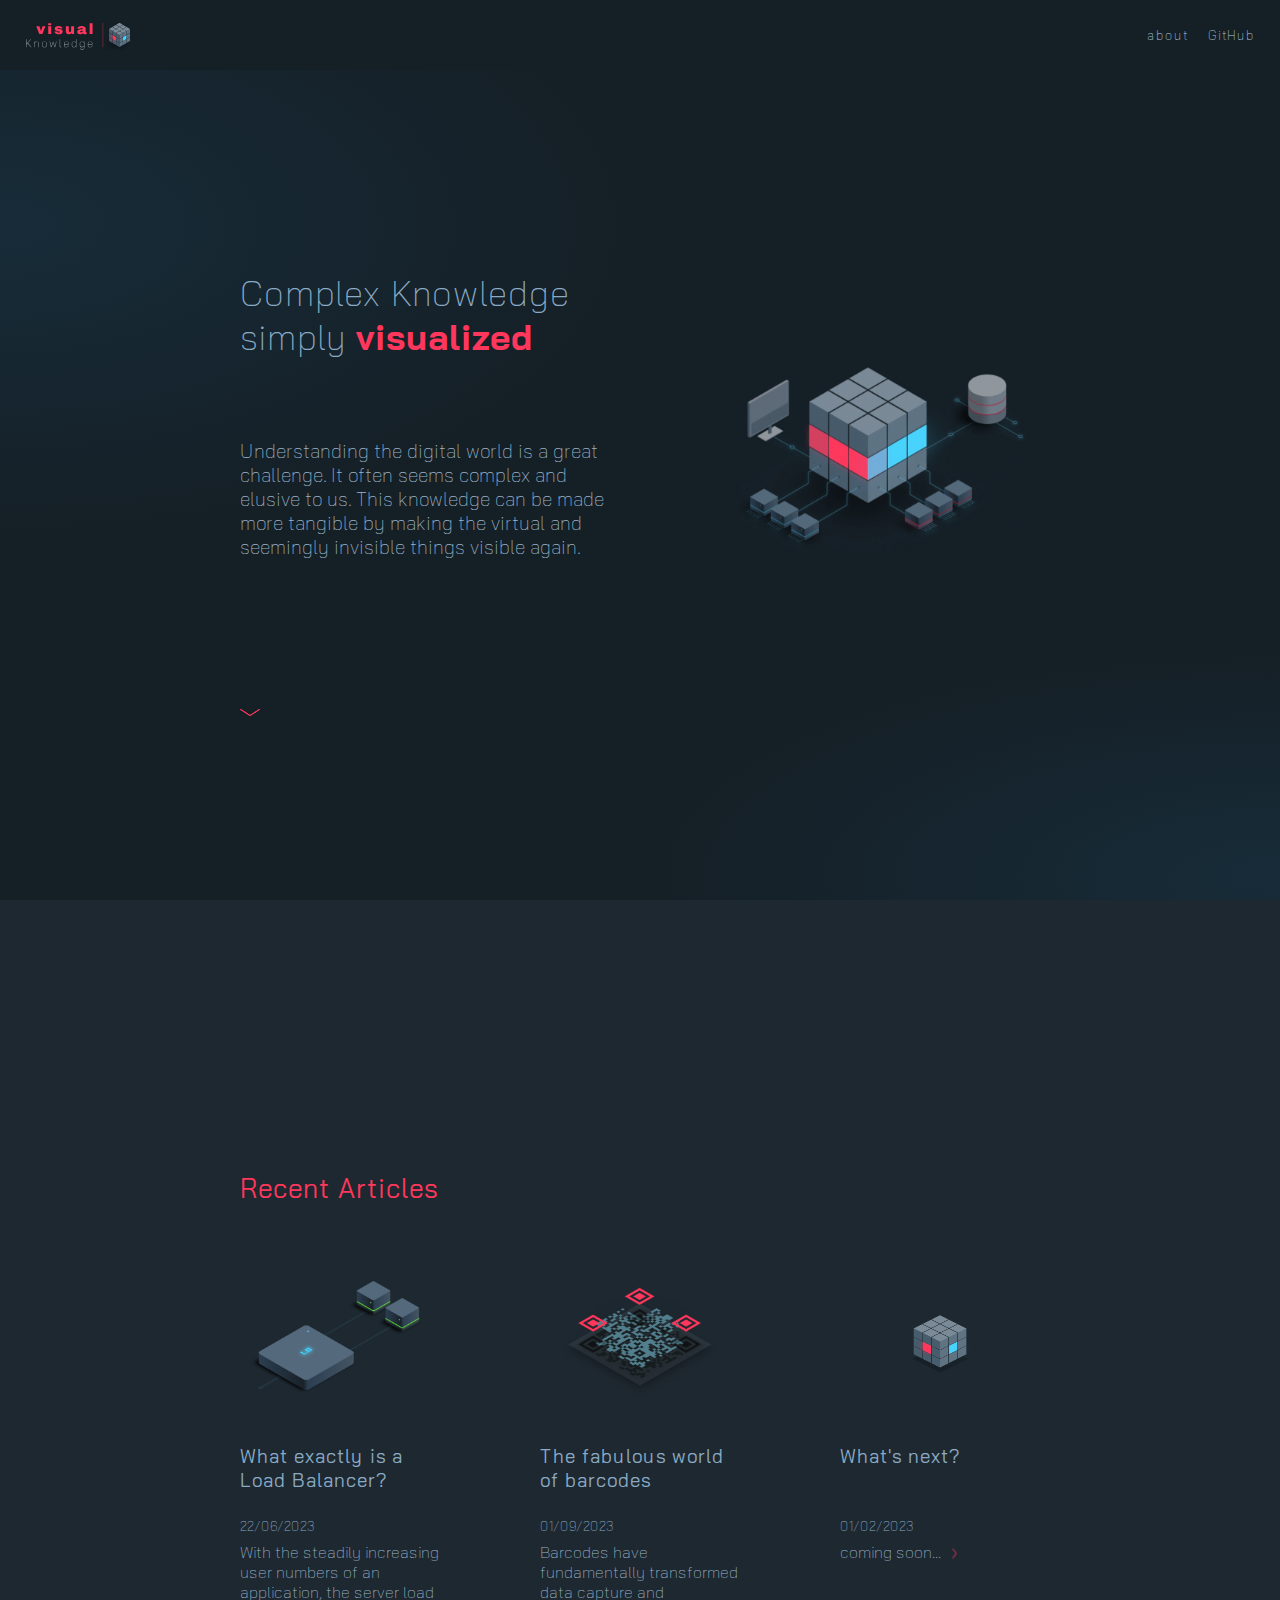
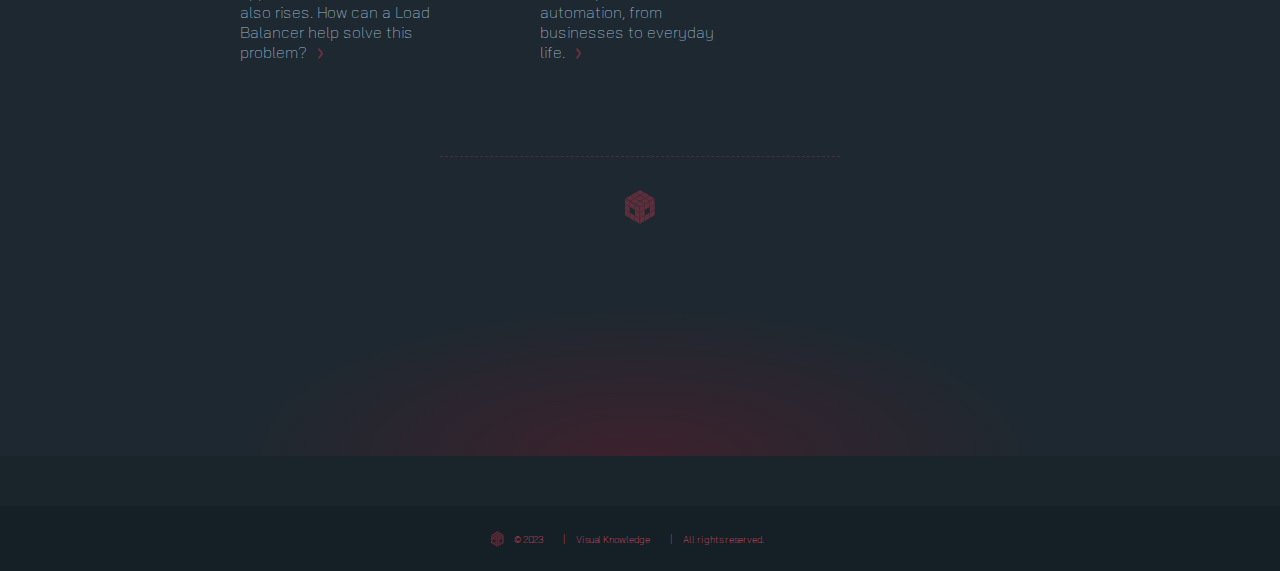
<file: src/index.html>
<!DOCTYPE html>
<html lang="en">
    <head>
        <meta charset="UTF-8">
        <meta name="viewport" content="width=device-width,initial-scale=1">
        <title>Visual Knowledge</title>
        <link rel="icon" href="assets/img/favicon.png">
        <link rel="preconnect" href="https://fonts.googleapis.com">
        <link rel="preconnect" href="https://fonts.gstatic.com" crossorigin>
        <link href="https://fonts.googleapis.com/css2?family=Bai+Jamjuree:ital,wght@0,200;0,300;0,700;1,200&family=Jura:wght@300;400;700&display=swap" rel="stylesheet">       
        <link rel="stylesheet" href="assets/css/style.article.css">
    </head>
    <body>
        <nav>
            <div class="container">
                <a href="/"><img src="assets/img/logo.new.svg" alt="visual knowledge"/></a>
                <ul>
                    <li><a  href="about">about</a></li>
                    <li><a  href="https://github.com/thecodemonkey/visual-knowledge">GitHub</a></li>
                </ul>
                <div class="burger" onclick="toggleSidebar()">&#9776;</div>
            </div>
        </nav>
        <header class="hdr">
            <div class="container">
                <div class="header-text">
                    <h1 class="home">Complex Knowledge <br/> simply <span>visualized</span></h1>
                    <p>Understanding the digital world is a great challenge. It often seems complex and elusive to us. 
                        This knowledge can be made more tangible by making the virtual and seemingly invisible things visible again.</p>
                    <div class="btn arrow-down" onclick="scrollToStart()"></div>
                </div>
                <div class="header-image">                  
                    <!-- <video src="assets/img/cube-home.mp4" autoplay loop muted title="cube of visual knowledge"></video> -->

                    <img src="assets/img/cube-home.gif" alt="cube of visual knowledge"/>
                </div>
            </div>
            <div class="bg-light-blue"></div>
            <div class="bg-light-red"></div>                        
        </header>
        <section class="content">
            <div class="container" style="padding-top: 150px;">

                <a id="start" class="anch" style="top: -50px;">&nbsp;</a>
                <h2 class="primary">Recent Articles</h2>

                <div class="cards-container">
                    <div class="card">
                        <div class="card-img">
                            <!-- <video src="assets/img/cube-light.mp4" autoplay loop muted title="cube of visual knowledge"></video> -->
                            <img src="load-balancer/lb-cover-thumbnail.png" alt="load balancer"/>
                        </div>
                        <div class="card-content">
                            <h3>What exactly is a Load Balancer?</h3>
                            <span>22/06/2023</span>
                            <p>With the steadily increasing user numbers of an application, the server load also rises. How can a Load Balancer help solve this problem?
                                <a href="load-balancer/" class="btn-right"></a>
                            </p>
                            <!-- <div class="tags">
                                <span class="chip">failover</span>
                                <span class="chip">cluster</span>
                                <span class="chip">healthcheck</span>
                                <span class="chip">network</span>
                            </div> -->
                        </div>
                    </div>
                    
                    <div class="card">
                        <div class="card-img">
                            <img src="barcodes/bc-cover.png" />
                        </div>
                        <div class="card-content">
                            <h3>The fabulous world of barcodes</h3>
                            <span>01/09/2023</span>
                            <p>                                
                                Barcodes have fundamentally transformed data capture and automation, from businesses to everyday life.
                                <a href="barcodes/" class="btn-right"></a>
                            </p>
                        </div>                        
                    </div>
                    <div class="card">
                        <div class="card-img">
                            <img src="assets/img/cube.default.png" />
                        </div>
                        <div class="card-content">
                            <h3>What's next?</h3>
                            <span>01/02/2023</span>
                            <p>                                
                                coming soon...
                                <a href="#readmore" class="btn-right"></a>
                            </p>

                            <!-- <div class="tags">
                                <span class="chip">healthcheck</span>
                                <span class="chip">network</span>
                            </div>                             -->
                        </div>                        
                    </div>
                </div>
               


                <div class="cube"></div>
                <div class="btn top" onclick="scrollToTop()"></div>
                <div class="bg-light-bottom"></div>
            </div>
            
        </section>
        <footer>
            <div class="container">
                <!--
                <div class="links">
                    <ul>
                        <li><a href="#">Kontakt</a></li>
                        <li><a href="#">Impressum</a></li>
                        <li><a href="#">AGB's</a></li>
                        <li><a href="#">Diverses</a></li>
                    </ul>
                    <ul>
                        <li><a href="#">Kontakt</a></li>
                        <li><a href="#">Impressum</a></li>
                        <li><a href="#">AGB's</a></li>
                        <li><a href="#">Diverses</a></li>
                    </ul>
                    <ul>
                        <li><a href="#">Kontakt</a></li>
                        <li><a href="#">Impressum</a></li>
                        <li><a href="#">AGB's</a></li>
                        <li><a href="#">Diverses</a></li>
                    </ul>
                    <ul>
                        <li><a href="#">Kontakt</a></li>
                        <li><a href="#">Impressum</a></li>
                        <li><a href="#">AGB's</a></li>
                        <li><a href="#">Diverses</a></li>
                    </ul>                
                </div>
                -->
            </div>                
            <div class="credits">
                <!-- <img src="assets/img/logo.red.new.svg" height="24px" alt="visual knowledge logo"/> -->
                <img src="assets/img/cube.red.svg" height="25px"/>
                <span>© 2023</span>
                <span>Visual Knowledge</span>
                <span>All rights reserved.</span>
            </div>
        </footer>
        
        <div class="sidebar">
            <ul class="mobile-only">
                <li><a href="about/">About</a></li>
                <li><a href="https://github.com/thecodemonkey/visual-knowledge" onclick="toggleSidebar()">GitHub</a></li>
            </ul>
        </div>
        <script src="assets/libs/lazyload/lazyload.min.js"></script>
        <script src="assets/libs/glightbox/js/glightbox.min.js"></script>
        <script src="assets/js/script.article.js"></script>

    </body>
</html>
</file>
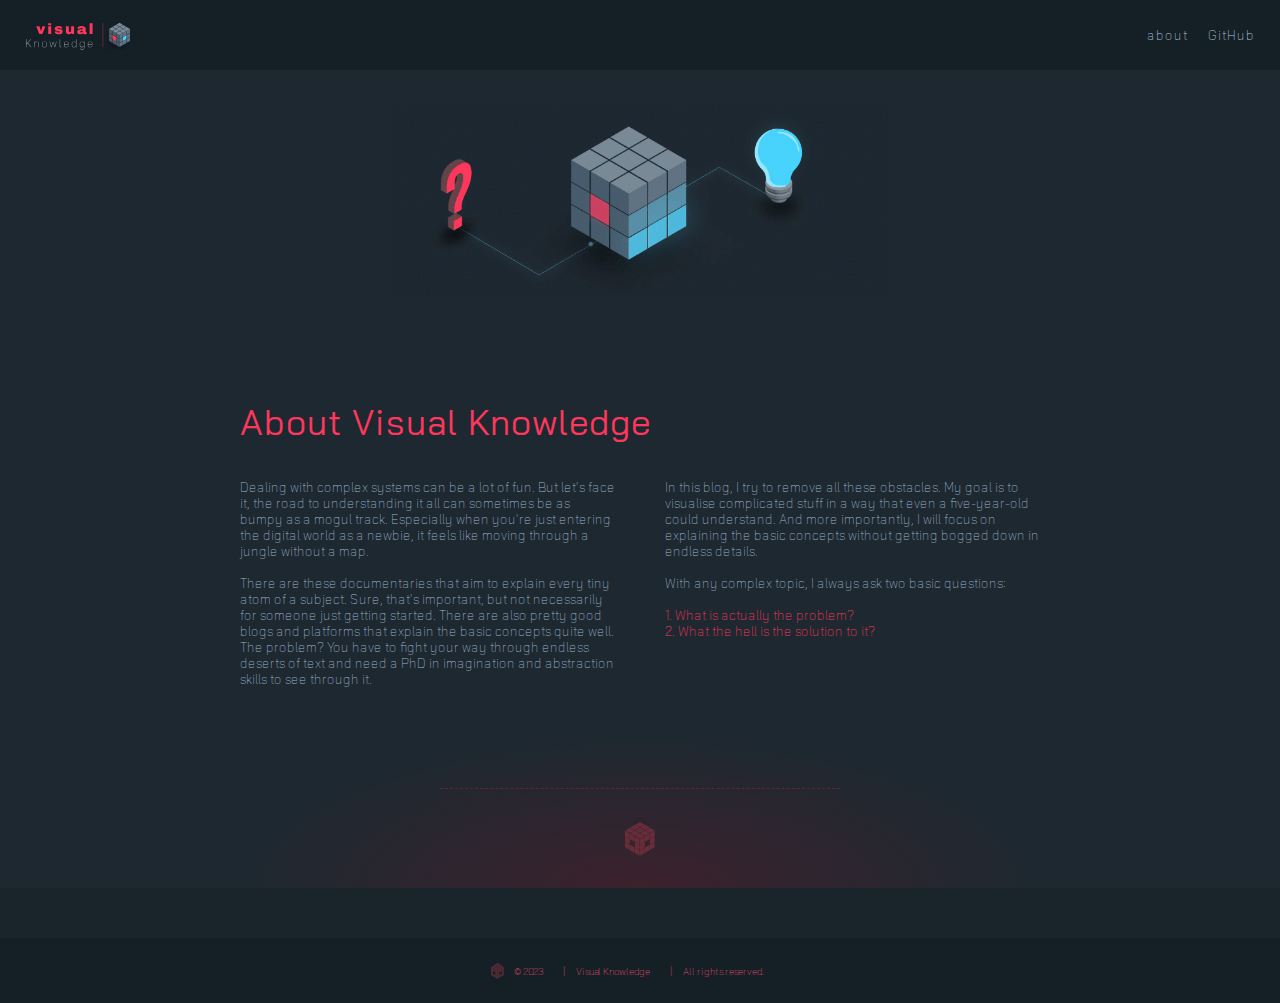
<file: src/about/index.html>
<!DOCTYPE html>
<html lang="en">
    <head>
        <meta charset="UTF-8">
        <meta name="viewport" content="width=device-width,initial-scale=1">
        <title>About Visual Knowledge</title>
        <link rel="icon" href="../assets/img/favicon.png">
        <link rel="preconnect" href="https://fonts.googleapis.com">
        <link rel="preconnect" href="https://fonts.gstatic.com" crossorigin>
        <link href="https://fonts.googleapis.com/css2?family=Bai+Jamjuree:ital,wght@0,200;0,300;0,700;1,200&family=Jura:wght@300;400;700&display=swap" rel="stylesheet">       
        <link rel="stylesheet" href="../assets/css/style.article.css">
        <link rel="stylesheet" href="../assets/libs/glightbox/css/glightbox.min.css" />
    </head>
    <body>
        <nav>
            <div class="container">
                <a href="/"><img src="../assets/img/logo.new.svg" alt="visual knowledge"/></a>
                <ul>
                    <li><a  href="#">about</a></li>
                    <li><a  href="#">GitHub</a></li>
                </ul>
                <div class="burger" onclick="toggleSidebar()">&#9776;</div>
            </div>
        </nav>
        <section class="content">
            <div class="container" style="min-height: calc(100vh - 115px); padding-bottom: 0; justify-content: center;">
                
                <img src="cube-about.gif" class="header-sub" />
                
                <!-- <div style="position: relative; display: flex; flex-direction: column; align-items: stretch; align-self: center; margin-top: 50px; margin-bottom: 100px;">
                    <div style="position: absolute; z-index: 1; box-shadow: inset 0 0 15px 30px #1E2830; width: 100%; height: 100%; border: 10px solid #1E2830;"></div>
                    <video src="../assets/img/cube-light.mp4" autoplay loop muted title="cube of visual knowledge" style="max-width: 100vw; max-height: 300px; "></video>
                </div> -->

                <h1 class="primary">About Visual Knowledge</h1>
                <div class="multi-p smaller">                   
                    <p>
                        Dealing with complex systems can be a lot of fun. But let's face it, the road to understanding it all can sometimes be as bumpy as a mogul track. Especially when you're just entering the digital world as a newbie, it feels like moving through a jungle without a map.
                        <br/><br/>
                        There are these documentaries that aim to explain every tiny atom of a subject. Sure, that's important, but not necessarily for someone just getting started. There are also pretty good blogs and platforms that explain the basic concepts quite well. The problem? You have to fight your way through endless deserts of text and need a PhD in imagination and abstraction skills to see through it.
                    </p>
                    <p>
                        In this blog, I try to remove all these obstacles. My goal is to visualise complicated stuff in a way that even a five-year-old could understand. And more importantly, I will focus on explaining the basic concepts without getting bogged down in endless details.
                        <br/><br/>
                        With any complex topic, I always ask two basic questions:
                        <br/><br/>
                        <span style="color: #FF375C;">1. What is actually the problem?</span><br/>
                        <span style="color: #FF375C;">2. What the hell is the solution to it?</span><br/>
                    </p>
                </div>

                <div class="cube"></div>



                <div class="btn top" onclick="scrollToTop()"></div>
                <div class="bg-light-bottom"></div>
            </div>
            
        </section>
        <footer>
            <div class="container">
                <!--
                <div class="links">
                    <ul>
                        <li><a href="#">Kontakt</a></li>
                        <li><a href="#">Impressum</a></li>
                        <li><a href="#">AGB's</a></li>
                        <li><a href="#">Diverses</a></li>
                    </ul>
                    <ul>
                        <li><a href="#">Kontakt</a></li>
                        <li><a href="#">Impressum</a></li>
                        <li><a href="#">AGB's</a></li>
                        <li><a href="#">Diverses</a></li>
                    </ul>
                    <ul>
                        <li><a href="#">Kontakt</a></li>
                        <li><a href="#">Impressum</a></li>
                        <li><a href="#">AGB's</a></li>
                        <li><a href="#">Diverses</a></li>
                    </ul>
                    <ul>
                        <li><a href="#">Kontakt</a></li>
                        <li><a href="#">Impressum</a></li>
                        <li><a href="#">AGB's</a></li>
                        <li><a href="#">Diverses</a></li>
                    </ul>                
                </div>
                -->
            </div>                
            <div class="credits">
                <!-- <img src="../assets/img/logo.red.svg" height="24px" alt="visual knowledge logo"/> -->
                
                <img src="../assets/img/cube.red.svg" height="25px"/>
                <span>© 2023</span>
                <span>Visual Knowledge</span>
                <span>All rights reserved.</span>
                
            </div>
        </footer>

        <div class="sidebar">
            <ul class="mobile-only">
                <li><a href="/">home</a></li>
                <li><a href="https://github.com/thecodemonkey/visual-knowledge" onclick="toggleSidebar()">GitHub</a></li>
            </ul>
        </div>        

        <!-- <div class="lightbox-container"></div> -->
        <script src="../assets/libs/lazyload/lazyload.min.js"></script>
        <script src="../assets/libs/glightbox/js/glightbox.min.js"></script>
        <script src="../assets/js/script.article.js"></script>

    </body>
</html>
</file>
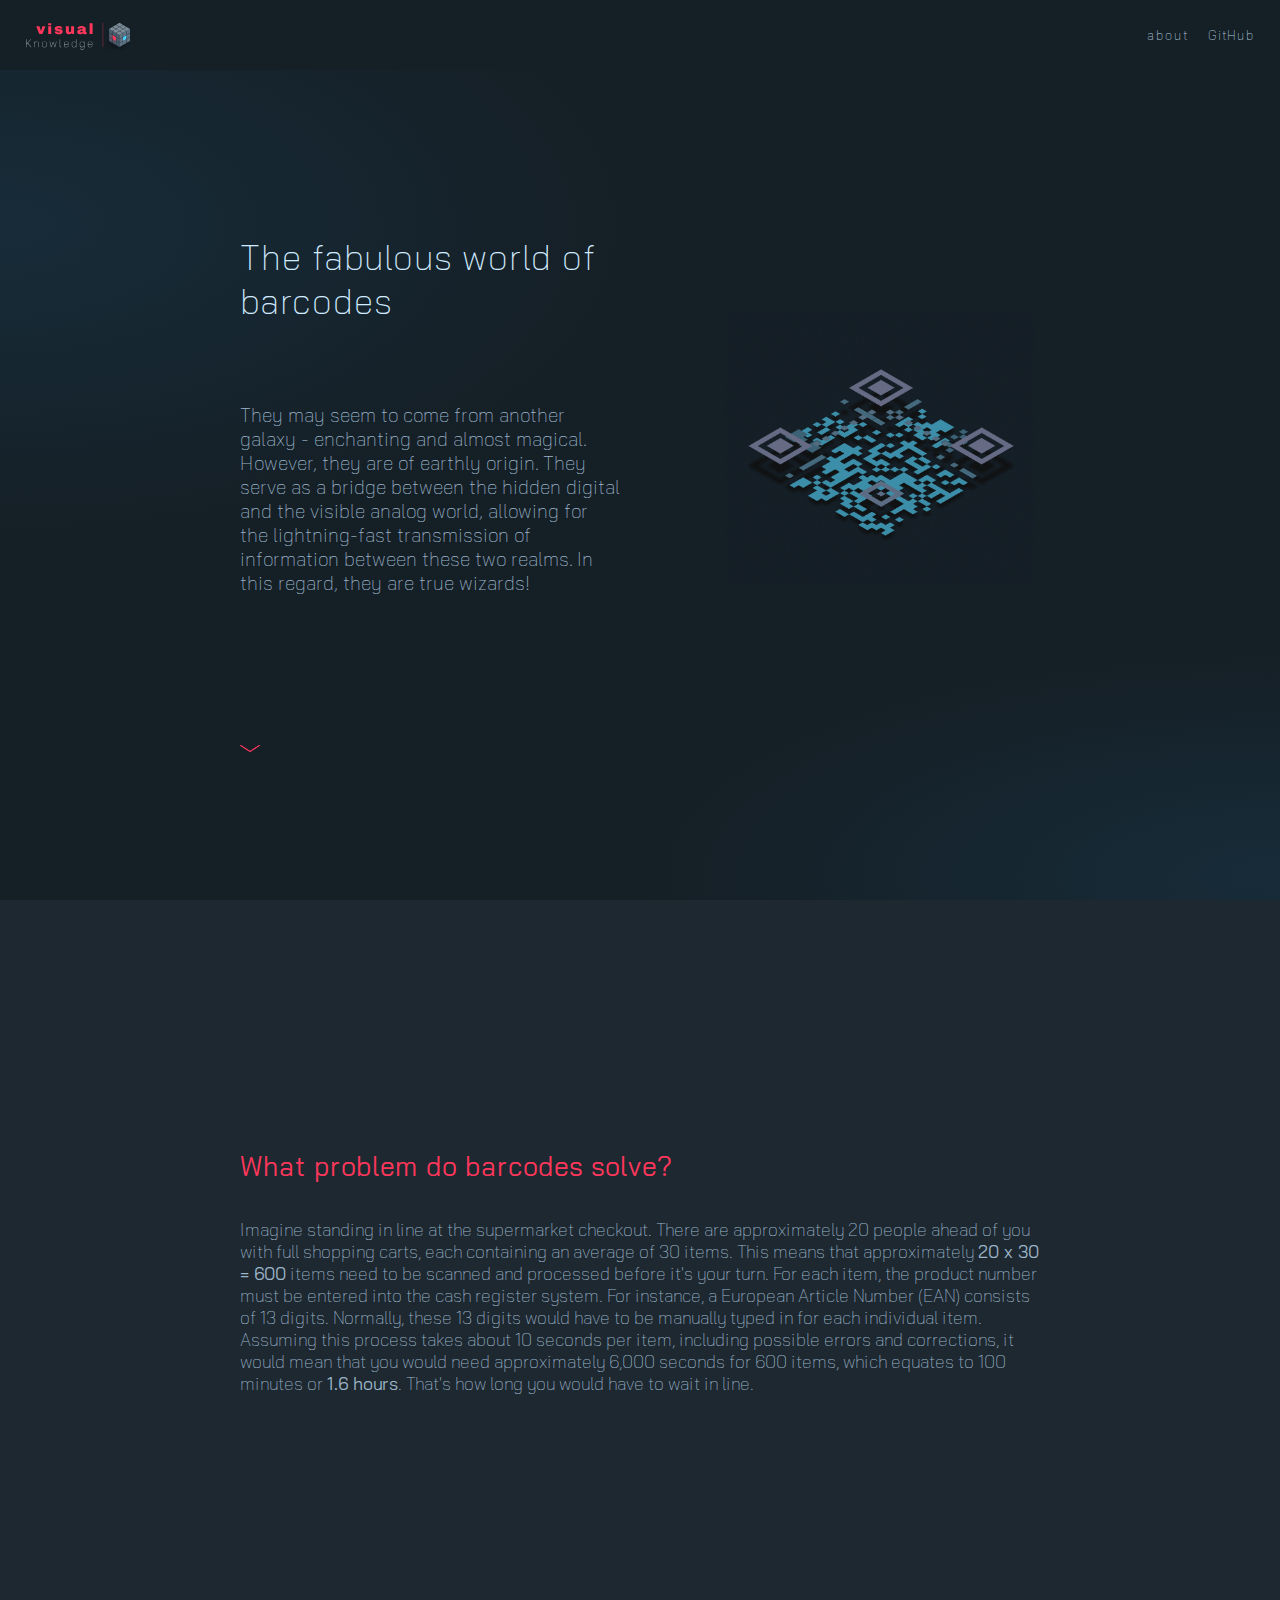
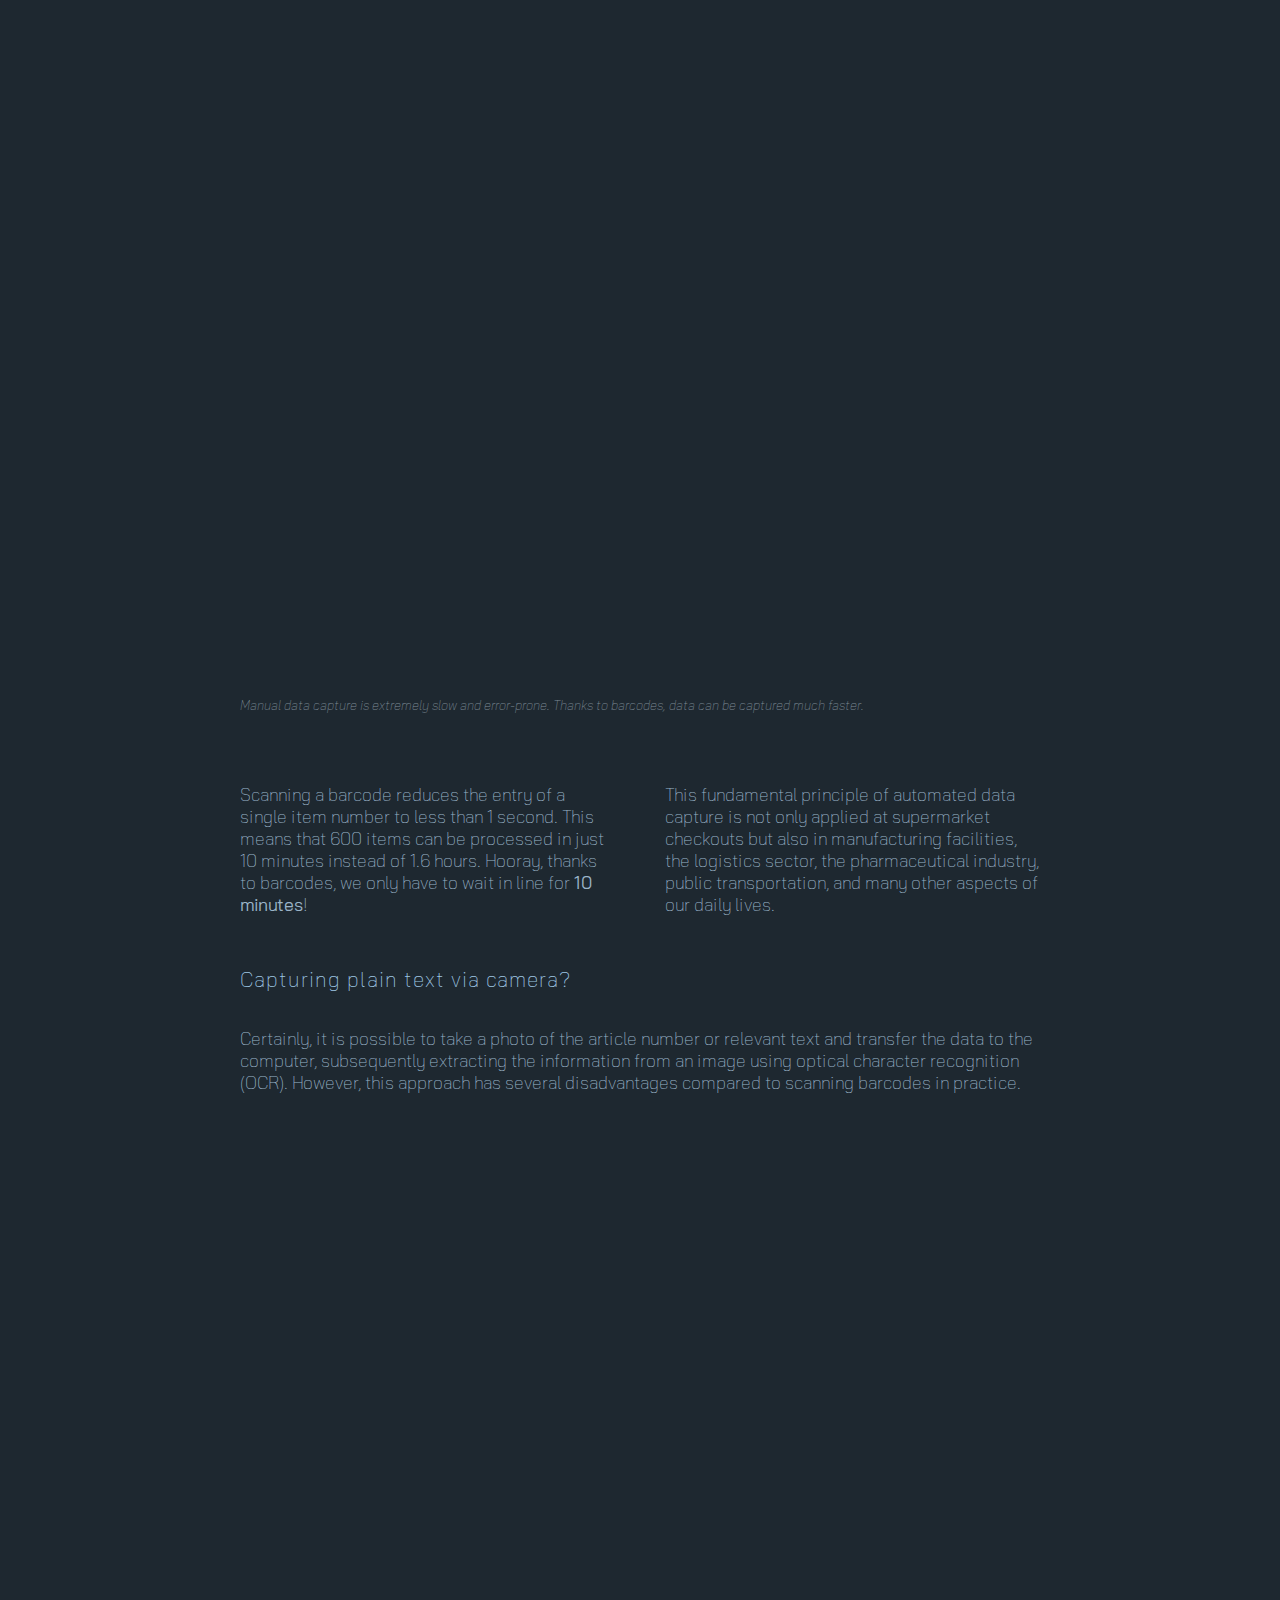
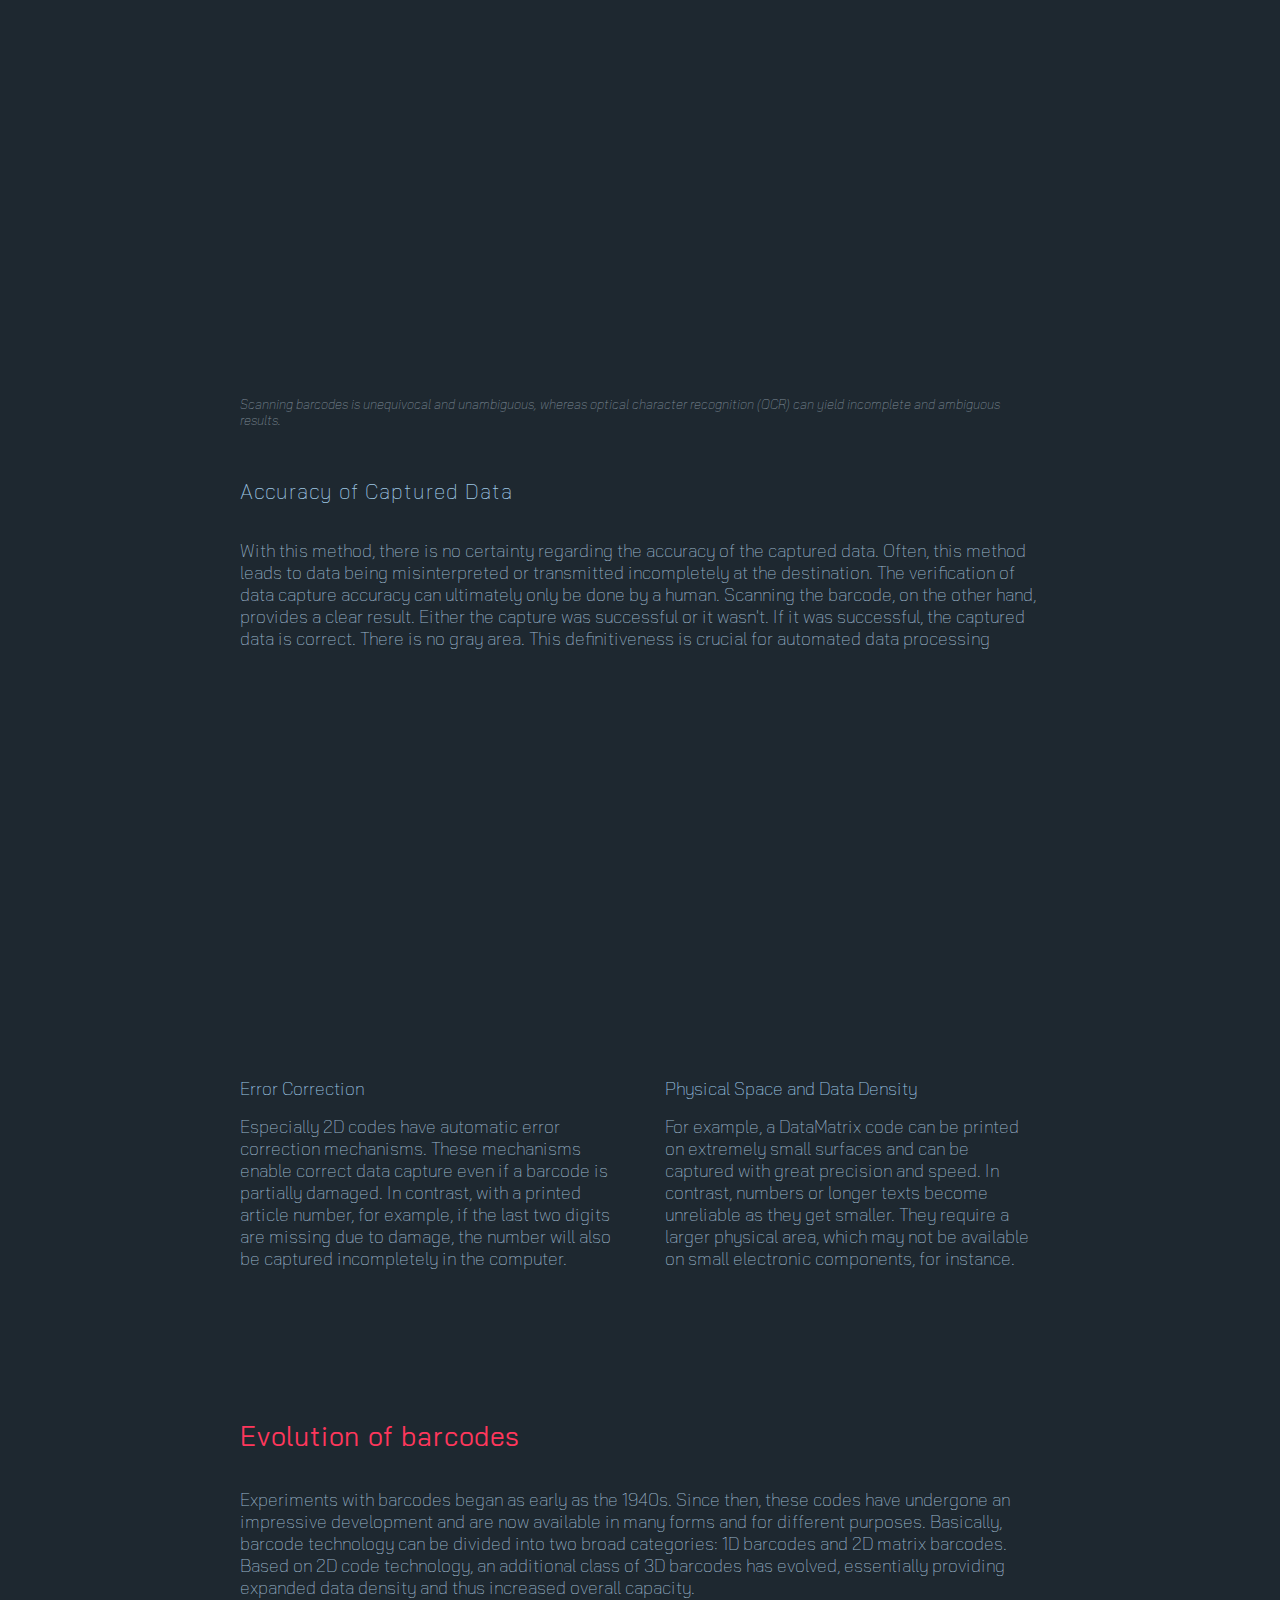
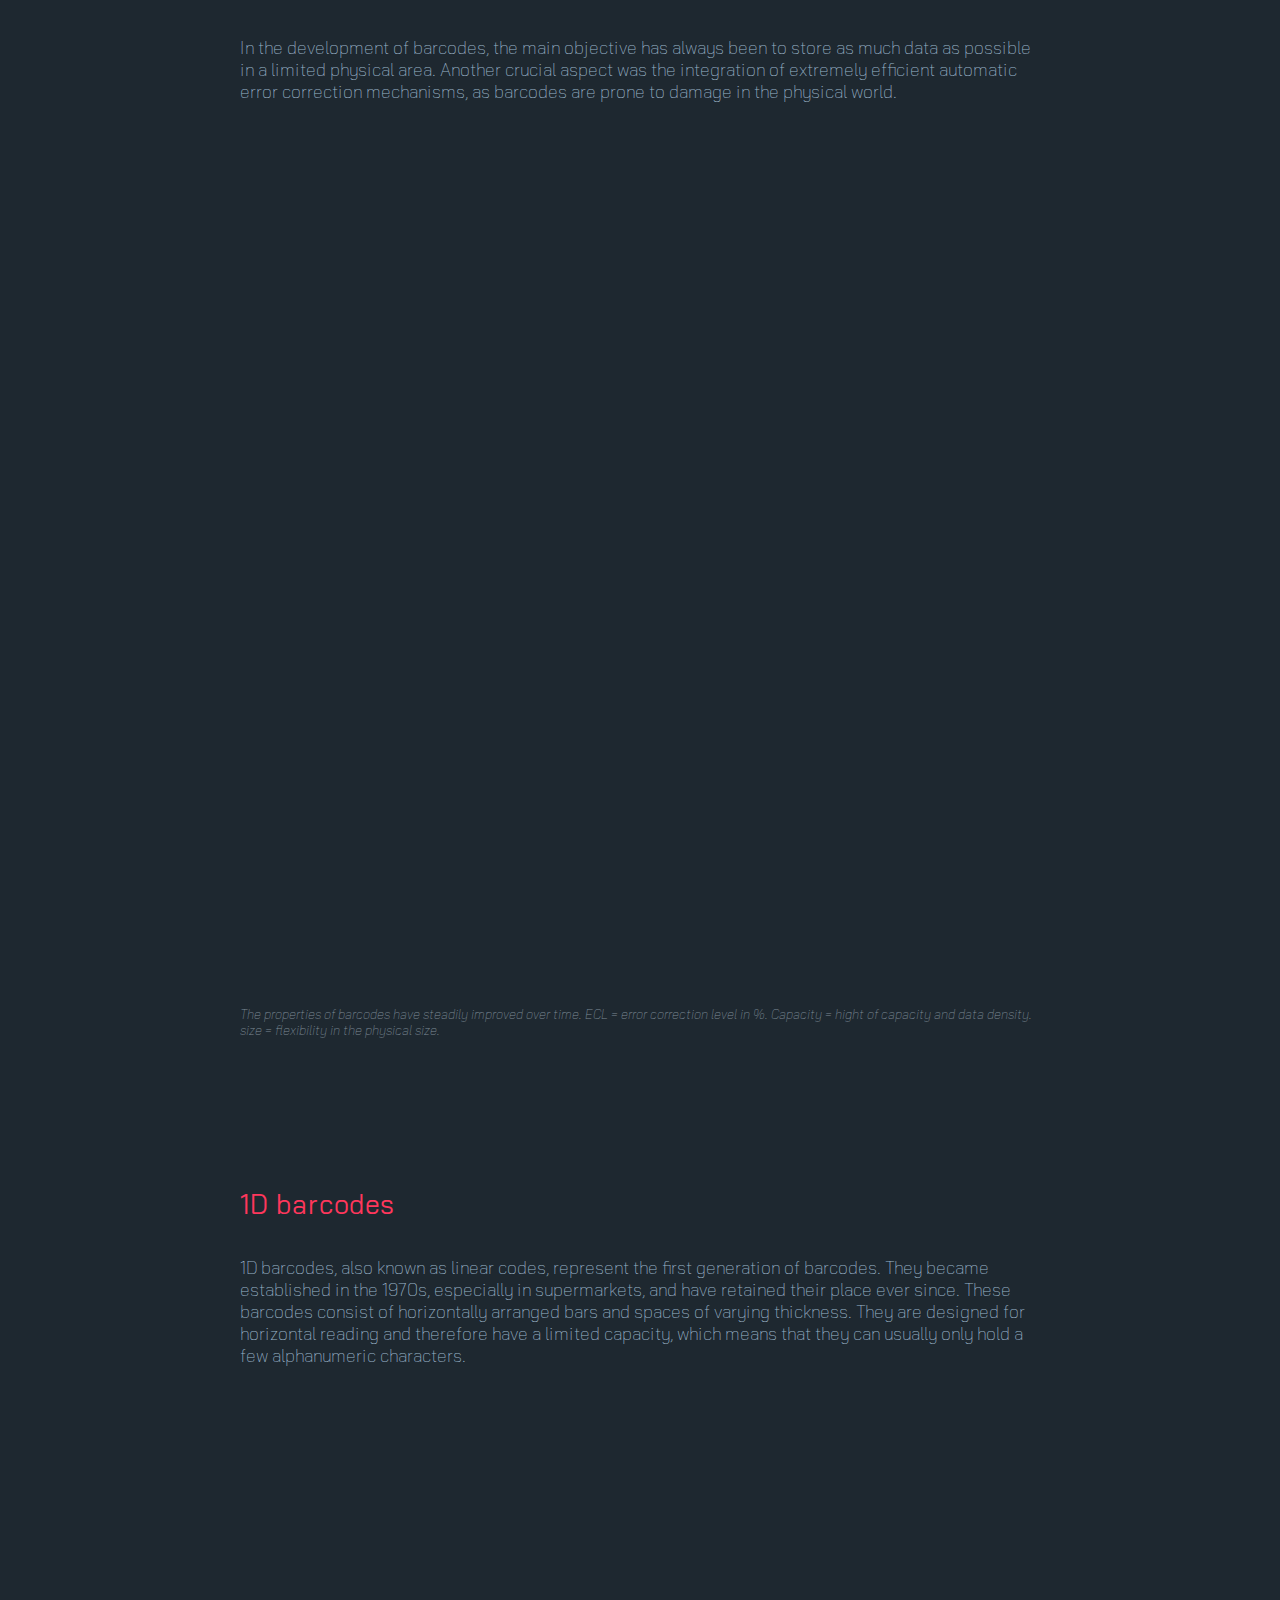
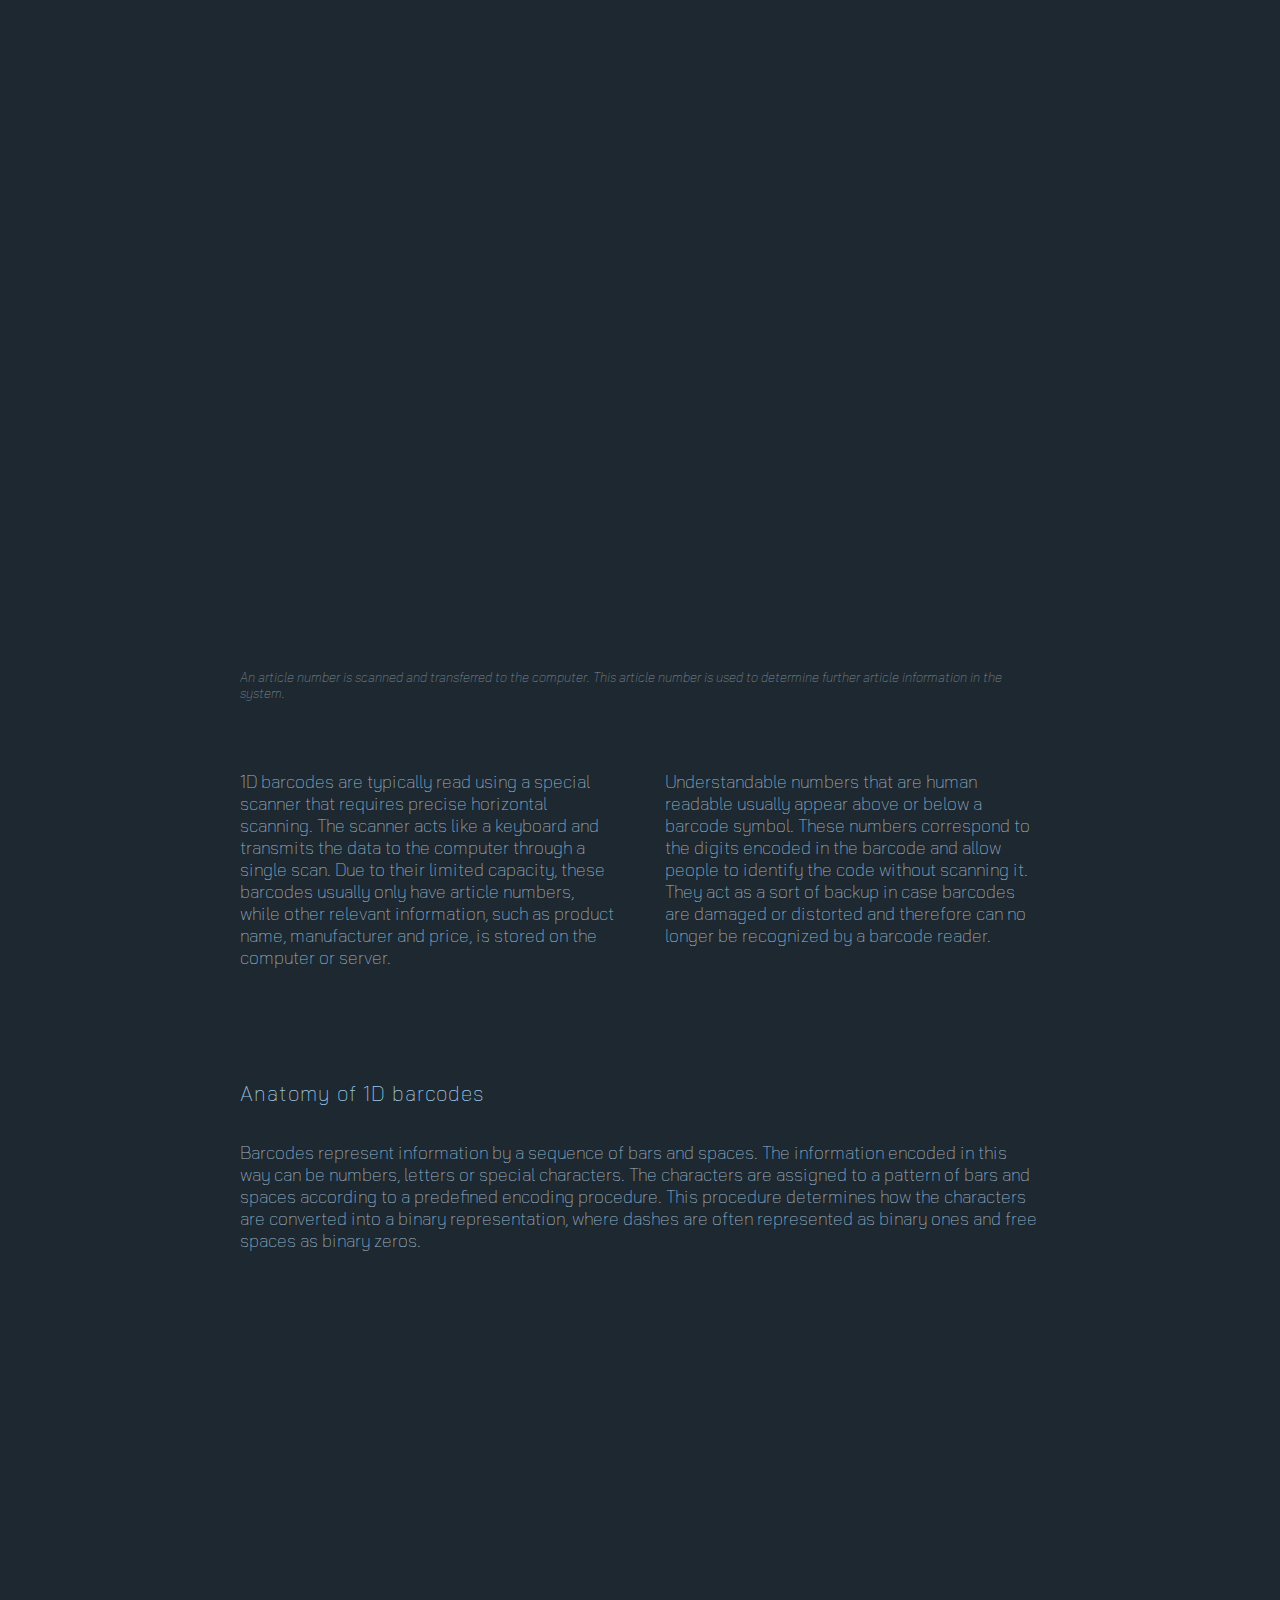
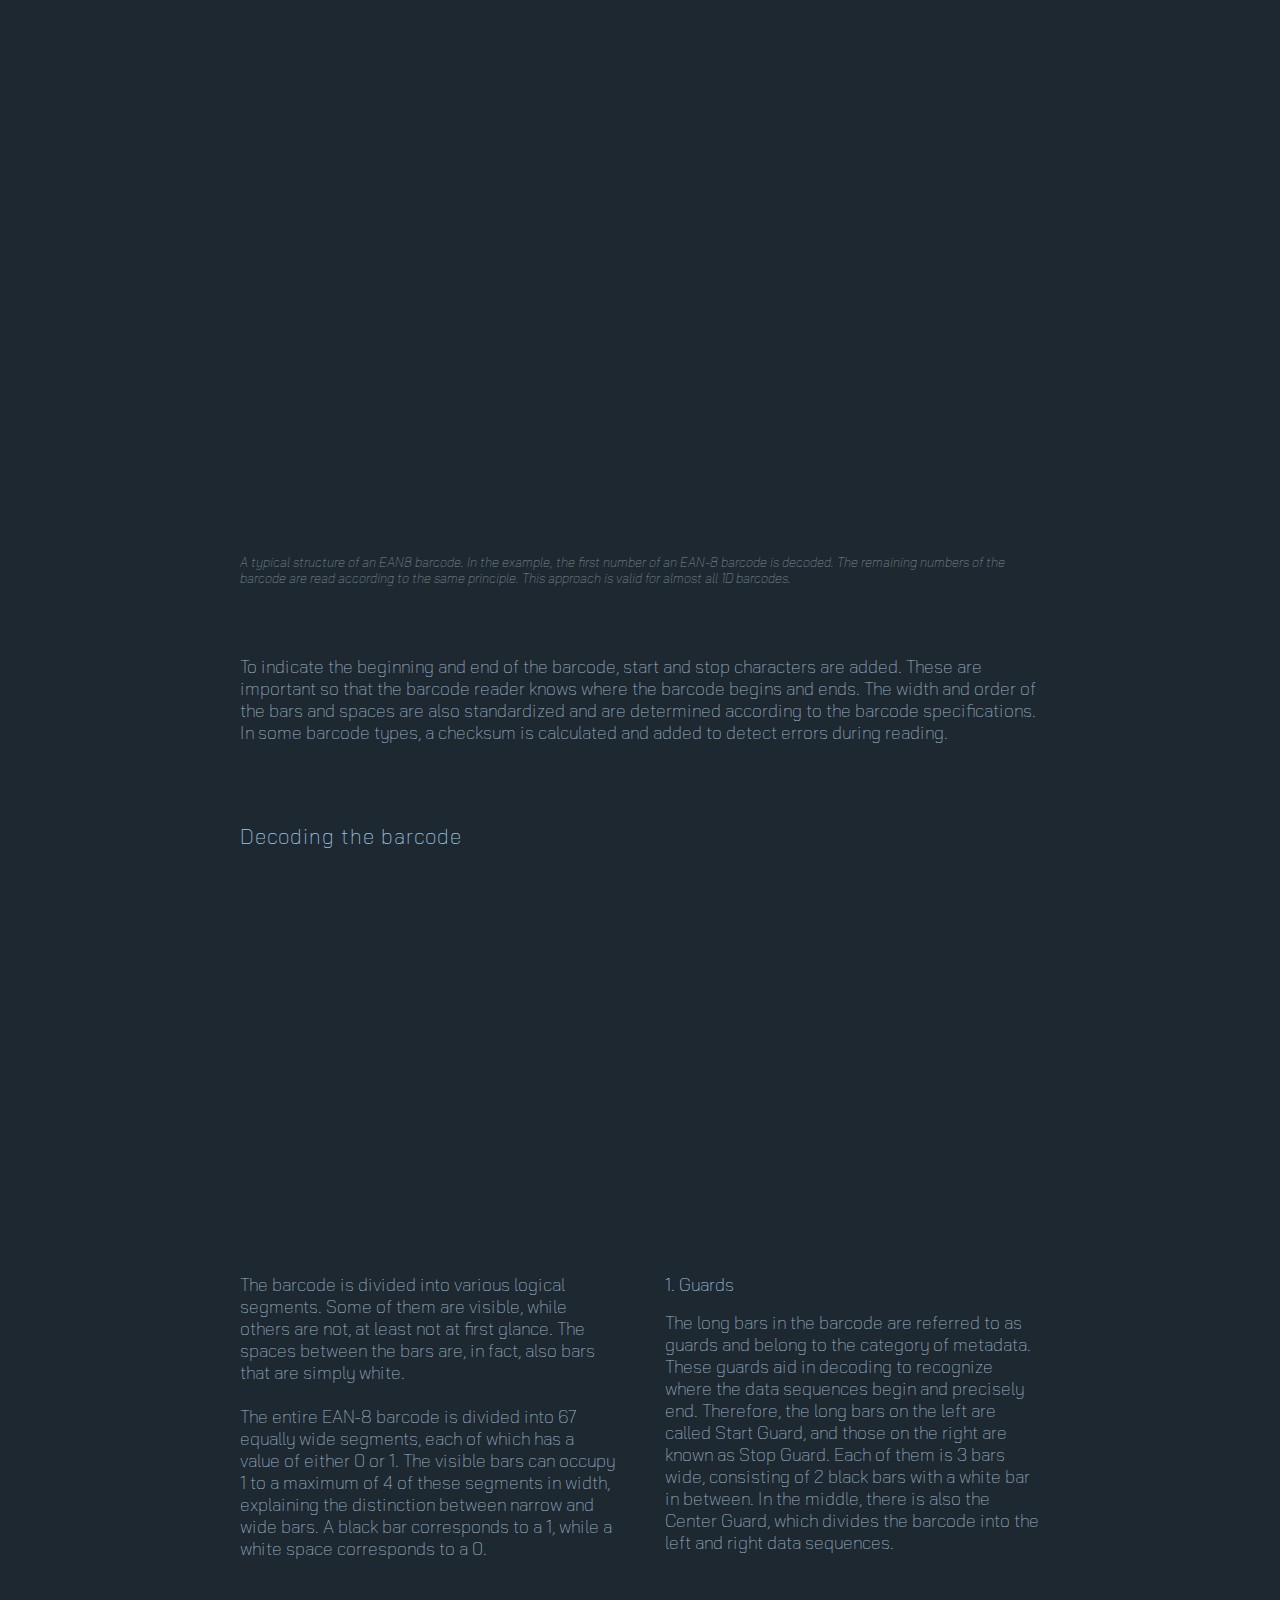
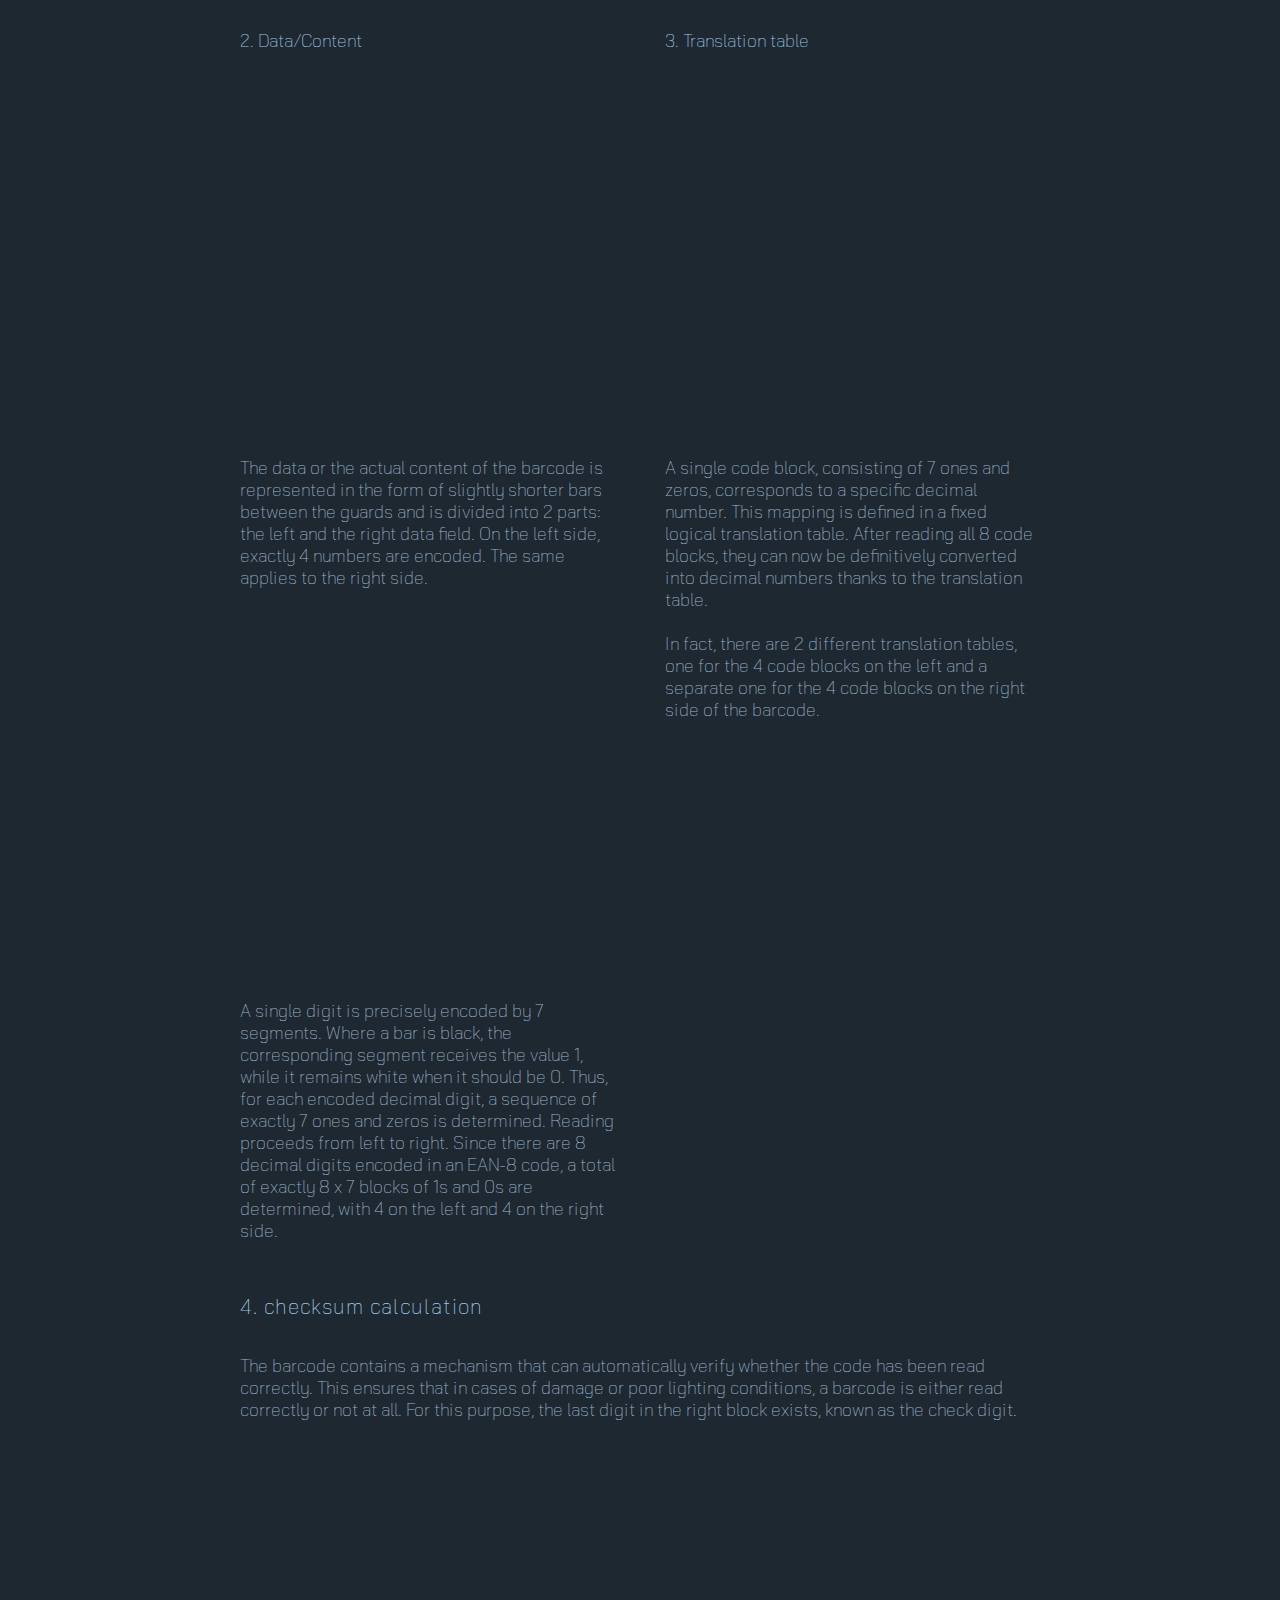
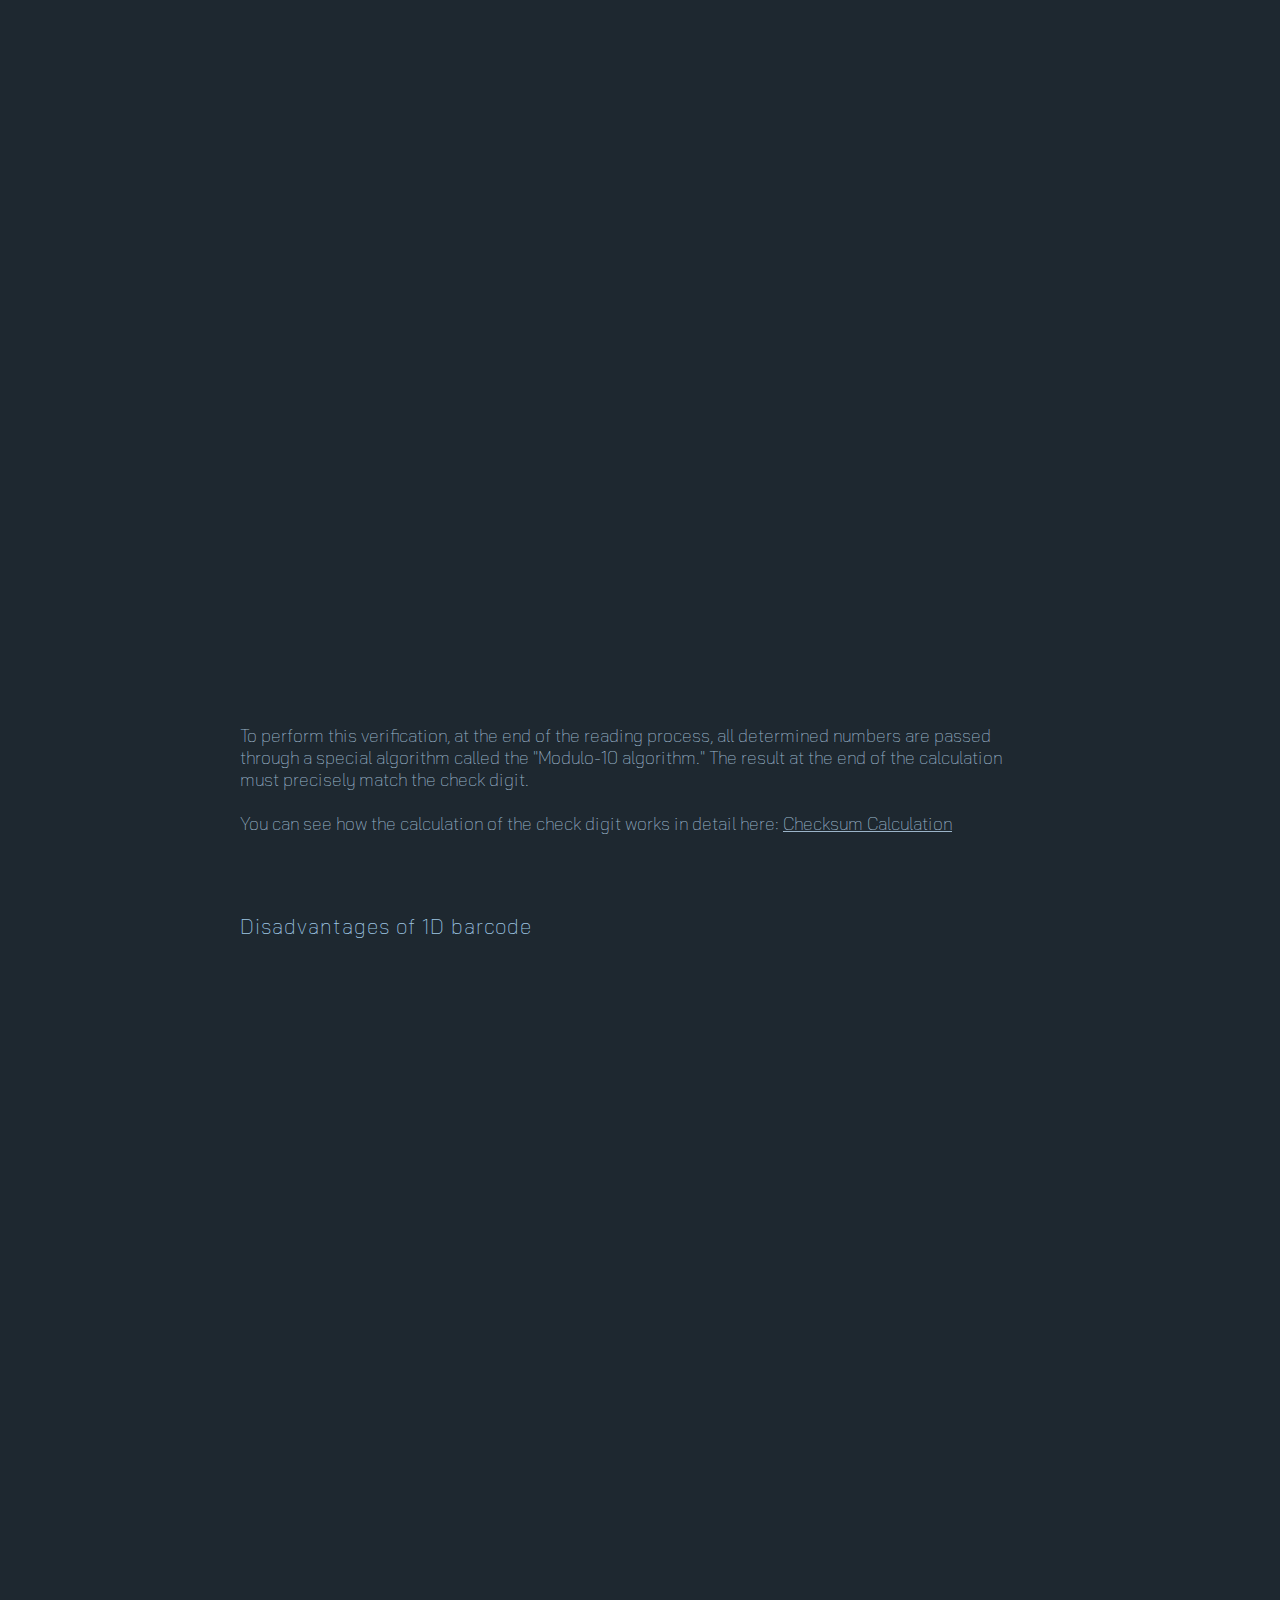
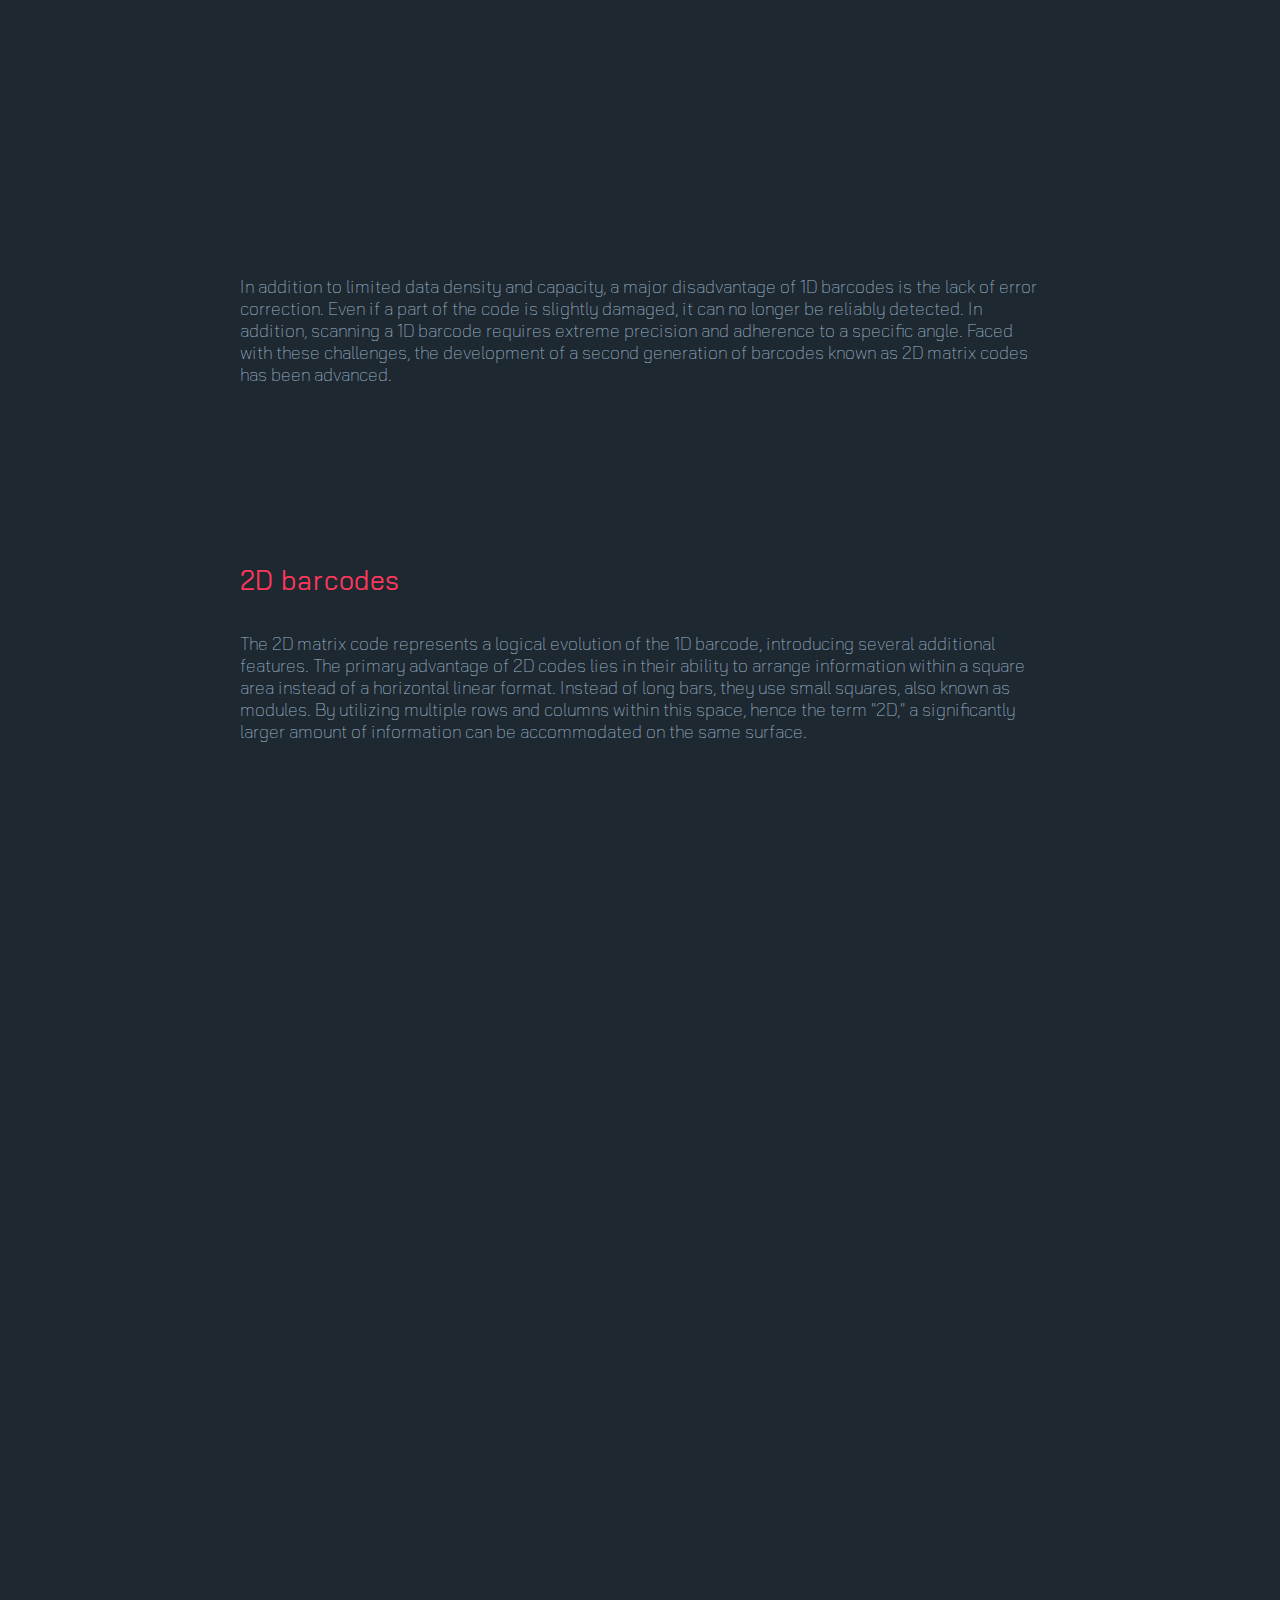
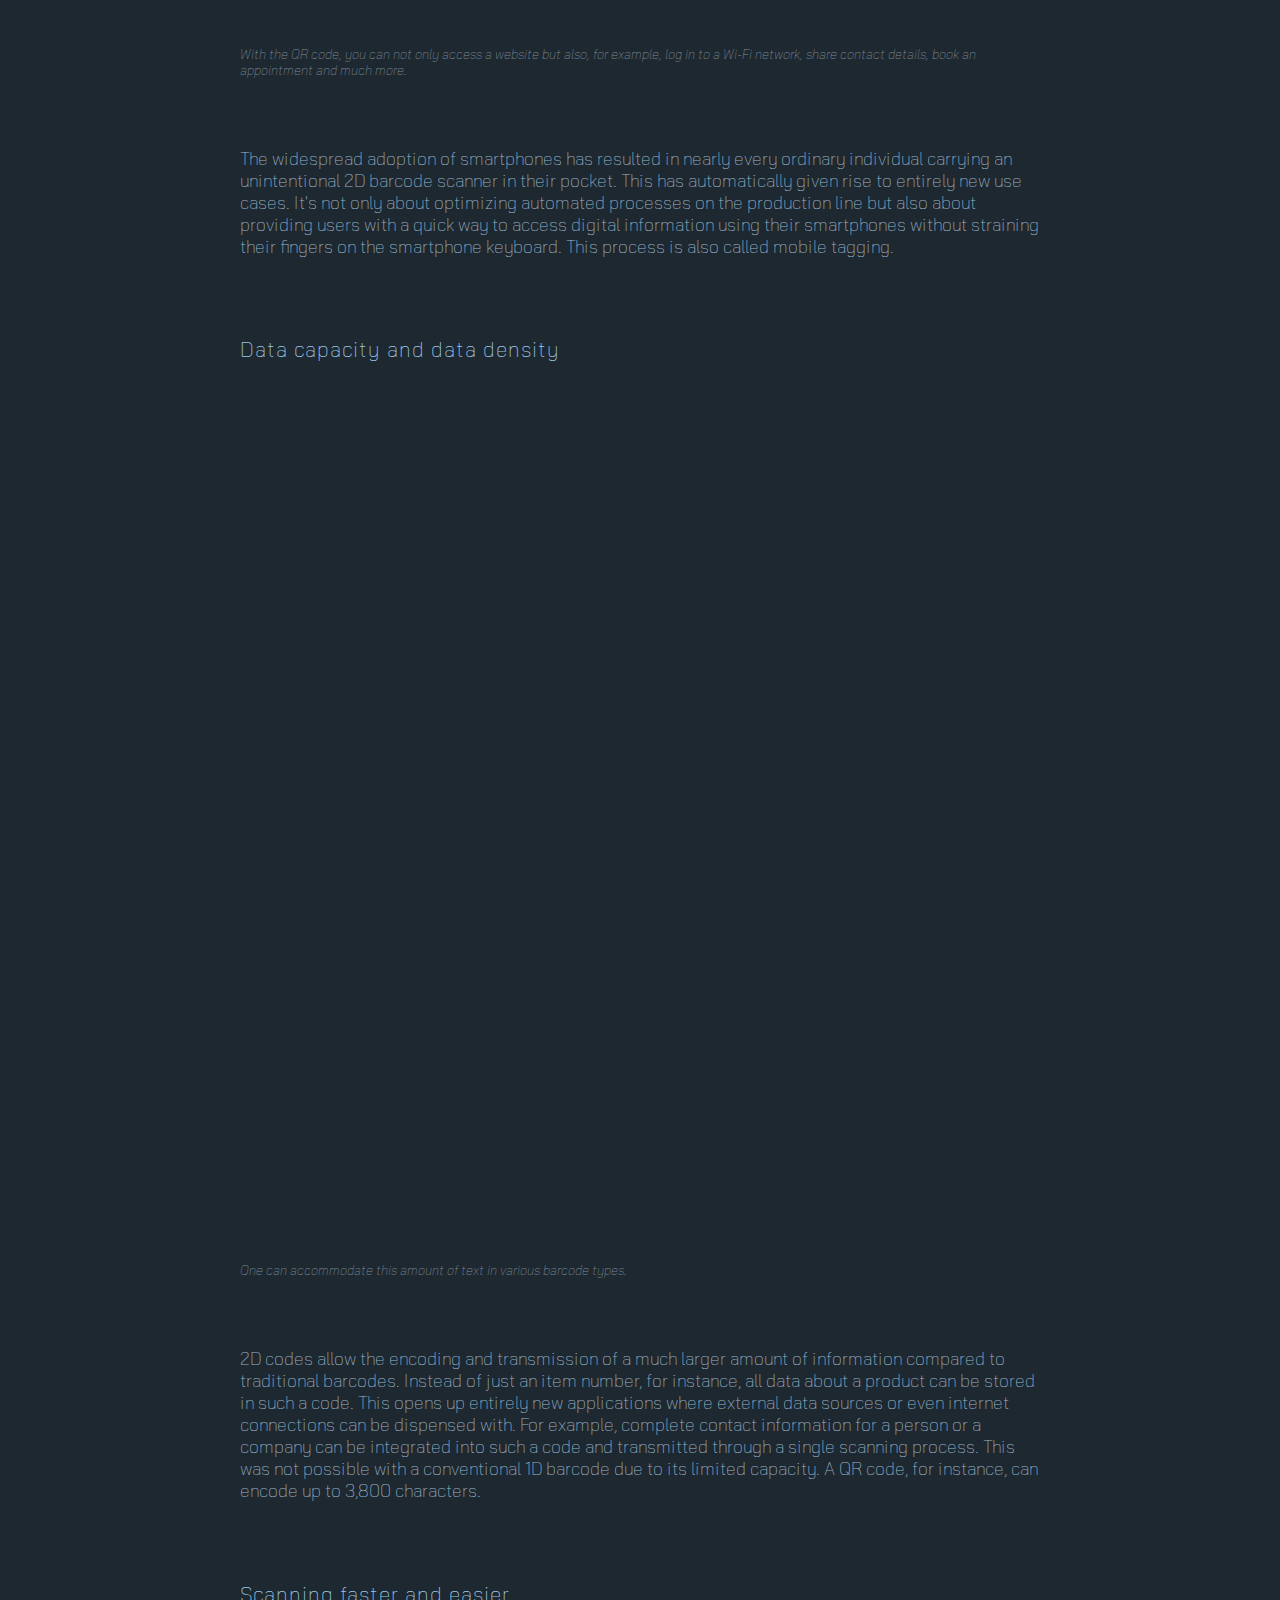
<file: src/barcodes/index.html>
<!DOCTYPE html>
<html lang="en">
    <head>
        <meta charset="UTF-8">
        <meta name="viewport" content="width=device-width,initial-scale=1">
        <title>The fabulous world of barcodes</title>
        <link rel="icon" href="../assets/img/favicon.png">
        <link rel="preconnect" href="https://fonts.googleapis.com">
        <link rel="preconnect" href="https://fonts.gstatic.com" crossorigin>
        <link href="https://fonts.googleapis.com/css2?family=Bai+Jamjuree:ital,wght@0,200;0,300;0,700;1,200&family=Jura:wght@300;400;700&display=swap" rel="stylesheet">       
        <link rel="stylesheet" href="../assets/css/style.article.css">
        <link rel="stylesheet" href="../assets/libs/glightbox/css/glightbox.min.css" />
    </head>
    <body>
        <nav>
            <div class="container">
                <a href="/"><img src="../assets/img/logo.new.svg" alt="visual knowledge"/></a>
                <ul>
                    <li><a  href="../about">about</a></li>
                    <li><a  href="https://github.com/thecodemonkey/visual-knowledge">GitHub</a></li>
                </ul>
                <div class="burger" onclick="toggleSidebar()">&#9776;</div>
            </div>
        </nav>
        <header class="hdr">
            <div class="container">
                <div class="header-text">
                    <h1>The fabulous world of barcodes</h1>
                    <p>They may seem to come from another galaxy - enchanting and almost magical. However, they are of earthly origin. They serve as a bridge between the hidden digital and the visible analog world, allowing for the lightning-fast transmission of information between these two realms. In this regard, they are true wizards!</p>
                    <a href="#what_problem" class="btn arrow-down"></a>
                </div>
                <div class="header-image">
                    <img src="bc.cover.gif" alt="load balancer"/>
                </div>
            </div>
            <div class="bg-light-blue"></div>
            <div class="bg-light-red"></div>                        
        </header>
        <section class="content">
            <div class="container">
                <a id="what_problem" class="anch" style="margin-top: 150px; top:-50px"></a>
                <h2 class="primary">What problem do barcodes solve?</h2>
                <p>
                    Imagine standing in line at the supermarket checkout. There are approximately 20 people ahead of you with full shopping carts, each containing an average of 30 items. 
                    This means that approximately <b>20 x 30 = 600</b> items need to be scanned and processed before it's your turn.
                    For each item, the product number must be entered into the cash register system. For instance, a European Article Number (EAN) consists of 13 digits. 
                    Normally, these 13 digits would have to be manually typed in for each individual item. 
                    Assuming this process takes about 10 seconds per item, including possible errors and corrections, it would mean that you would need approximately 
                    6,000 seconds for 600 items, which equates to 100 minutes or <b>1.6 hours</b>. 
                    That's how long you would have to wait in line.
                </p>  
                <figure>
                    <img src="../assets/img/blank.png"  data-src="barcode-process.gif" class="lazy" alt="scanning barcode vs. manual typing" lightbox />
                    <figcaption>Manual data capture is extremely slow and error-prone. Thanks to barcodes, data can be captured much faster.</figcaption>
                </figure>     
                <div class="multi-p">            
                    <p>
                        Scanning a barcode reduces the entry of a single item number to less than 1 second. This means that 600 items can be processed in just 10 minutes instead of 1.6 hours. Hooray, thanks to barcodes, we only have to wait in line for <strong>10 minutes</strong>!
                    </p>    
                    <p>
                        This fundamental principle of automated data capture is not only applied at supermarket checkouts but also in manufacturing facilities, the logistics sector, the pharmaceutical industry, public transportation, and many other aspects of our daily lives.
                    </p>
                </div>   

                <a id="camera_ocr_alternative" class="anch"></a>
                <h3>Capturing plain text via camera?</h2>
                <p>Certainly, it is possible to take a photo of the article number or relevant text and transfer the data to the computer, subsequently extracting the information from an image using optical character recognition (OCR). However, this approach has several disadvantages compared to scanning barcodes in practice.</p>
                <figure>
                    <img src="../assets/img/blank.png"  data-src="ocr-scan.png" class="lazy" alt="optical character recognition vs. barcodes" lightbox />
                    <figcaption>Scanning barcodes is unequivocal and unambiguous, whereas optical character recognition (OCR) can yield incomplete and ambiguous results.</figcaption>
                </figure>
                <h3>Accuracy of Captured Data</h3>
                <p>
                    With this method, there is no certainty regarding the accuracy of the captured data. Often, this method leads to data being misinterpreted or transmitted incompletely at the destination. The verification of data capture accuracy can ultimately only be done by a human. Scanning the barcode, on the other hand, provides a clear result. Either the capture was successful or it wasn't. If it was successful, the captured data is correct. There is no gray area. This definitiveness is crucial for automated data processing
                </p>
                <div class="multi-p">
                    <p>
                        <img src="../assets/img/blank.png"  data-src="barcode-damage.gif" class="lazy" alt="barcode damage" />
                        <b>Error Correction</b>
                        Especially 2D codes have automatic error correction mechanisms. These mechanisms enable correct data capture even if a barcode is partially damaged. In contrast, with a printed article number, for example, if the last two digits are missing due to damage, the number will also be captured incompletely in the computer.
                    </p>
                    <p>
                        <img src="../assets/img/blank.png"  data-src="barcode-ean-vs-datamatrix.png" class="lazy" alt="barcode damage" />
                        <b>Physical Space and Data Density</b>
                        For example, a DataMatrix code can be printed on extremely small surfaces and can be captured with great precision and speed. In contrast, numbers or longer texts become unreliable as they get smaller. They require a larger physical area, which may not be available on small electronic components, for instance.
                    </p>
                </div>


                <a id="evolution_of_barcodes" class="anch"></a>
                <h2 class="primary">Evolution of barcodes</h2>
                <p>
                    Experiments with barcodes began as early as the 1940s. Since then, these codes have undergone an impressive development and are now available in many forms and for different purposes. Basically, barcode technology can be divided into two broad categories: 1D barcodes and 2D matrix barcodes. Based on 2D code technology, an additional class of 3D barcodes has evolved, essentially providing expanded data density and thus increased overall capacity.
                </p>
                <p>
                    In the development of barcodes, the main objective has always been to store as much data as possible in a limited physical area. Another crucial aspect was the integration of extremely efficient automatic error correction mechanisms, as barcodes are prone to damage in the physical world.                    
                </p>
                <figure>
                    <img src="../assets/img/blank.png"  data-src="barcode-evolution.png" class="lazy" alt="evolution of barcodes" lightbox />
                    <figcaption>The properties of barcodes have steadily improved over time. ECL = error correction level in %. Capacity = hight of capacity and data density. size = flexibility in the physical size.</figcaption>
                </figure>


                <a id="1d_barcodes" class="anch"></a>
                <h2 class="primary">1D barcodes</h2>
                <p>
                    1D barcodes, also known as linear codes, represent the first generation of barcodes. They became established in the 1970s, especially in supermarkets, and have retained their place ever since. These barcodes consist of horizontally arranged bars and spaces of varying thickness. They are designed for horizontal reading and therefore have a limited capacity, which means that they can usually only hold a few alphanumeric characters.
                </p>
                <figure>
                    <img src="../assets/img/blank.png"  data-src="barcode-scanning.gif" class="lazy" alt="scanning of a barcode" lightbox />
                    <figcaption>An article number is scanned and transferred to the computer. This article number is used to determine further article information in the system. </figcaption>
                </figure>
                <div class="multi-p">
                    <p>
                        1D barcodes are typically read using a special scanner that requires precise horizontal scanning. The scanner acts like a keyboard and transmits the data to the computer through a single scan. Due to their limited capacity, these barcodes usually only have article numbers, while other relevant information, such as product name, manufacturer and price, is stored on the computer or server.
                    </p>         
                    <p>
                        Understandable numbers that are human readable usually appear above or below a barcode symbol. These numbers correspond to the digits encoded in the barcode and allow people to identify the code without scanning it. They act as a sort of backup in case barcodes are damaged or distorted and therefore can no longer be recognized by a barcode reader.                    
                    </p> 
                </div>      
                <p>&nbsp;</p>
                <a id="anatomy_1d" class="anch"></a>
                <h3>Anatomy of 1D barcodes</h3>
                <p>
                    Barcodes represent information by a sequence of bars and spaces. The information encoded in this way can be numbers, letters or special characters. The characters are assigned to a pattern of bars and spaces according to a predefined encoding procedure. This procedure determines how the characters are converted into a binary representation, where dashes are often represented as binary ones and free spaces as binary zeros. 
                </p>
                <figure>
                    <img src="../assets/img/blank.png"  data-src="barcode-decode.gif" class="lazy" alt="structure of barcodes" lightbox />
                    <figcaption>A typical structure of an EAN8 barcode. In the example, the first number of an EAN-8 barcode is decoded. The remaining numbers of the barcode are read according to the same principle. This approach is valid for almost all 1D barcodes.</figcaption>
                </figure>
                <p>
                    To indicate the beginning and end of the barcode, start and stop characters are added. These are important so that the barcode reader knows where the barcode begins and ends. The width and order of the bars and spaces are also standardized and are determined according to the barcode specifications. In some barcode types, a checksum is calculated and added to detect errors during reading.                     
                </p>     
                <p>&nbsp;</p>
                <a id="decoding_1d" class="anch"></a>
                <h3>Decoding the barcode</h3>                
                <div class="multi-p">
                    <p>
                        <img src="../assets/img/blank.png"  data-src="barcode-segment.png" class="lazy" alt="segmentation of barcodes" />
                        The barcode is divided into various logical segments. Some of them are visible, while others are not, at least not at first glance. The spaces between the bars are, in fact, also bars that are simply white.
                        <br/><br/>
                        The entire EAN-8 barcode is divided into 67 equally wide segments, each of which has a value of either 0 or 1. The visible bars can occupy 1 to a maximum of 4 of these segments in width, explaining the distinction between narrow and wide bars. A black bar corresponds to a 1, while a white space corresponds to a 0.                        
                    </p>
                    <p>
                        <img src="../assets/img/blank.png"  data-src="barcode-guards.png" class="lazy" alt="guards of barcodes" />
                        <b>1. Guards</b>
                        The long bars in the barcode are referred to as guards and belong to the category of metadata. These guards aid in decoding to recognize where the data sequences begin and precisely end. Therefore, the long bars on the left are called Start Guard, and those on the right are known as Stop Guard. Each of them is 3 bars wide, consisting of 2 black bars with a white bar in between. In the middle, there is also the Center Guard, which divides the barcode into the left and right data sequences.                        
                    </p>                    
                </div>
                <div class="multi-p">
                    <p>
                        <b>2. Data/Content</b>
                        <img src="../assets/img/blank.png"  data-src="barcode-data.png" class="lazy" alt="data blocks of barcodes" />
                        The data or the actual content of the barcode is represented in the form of slightly shorter bars between the guards and is divided into 2 parts: the left and the right data field. On the left side, exactly 4 numbers are encoded. The same applies to the right side.
                        <br/><br/>
                        <img src="../assets/img/blank.png"  data-src="barcode-digit.png" class="lazy" alt="a single digit of barcodes" />
                        A single digit is precisely encoded by 7 segments. Where a bar is black, the corresponding segment receives the value 1, while it remains white when it should be 0. Thus, for each encoded decimal digit, a sequence of exactly 7 ones and zeros is determined. Reading proceeds from left to right. Since there are 8 decimal digits encoded in an EAN-8 code, a total of exactly 8 x 7 blocks of 1s and 0s are determined, with 4 on the left and 4 on the right side.
                    </p>
                    <p>
                        <b>3. Translation table</b>
                        <img src="../assets/img/blank.png"  data-src="barcode-translation-table.png" class="lazy" alt="translation table of barcodes" />
                        A single code block, consisting of 7 ones and zeros, corresponds to a specific decimal number. This mapping is defined in a fixed logical translation table. After reading all 8 code blocks, they can now be definitively converted into decimal numbers thanks to the translation table.
                        <br/><br/>
                        In fact, there are 2 different translation tables, one for the 4 code blocks on the left and a separate one for the 4 code blocks on the right side of the barcode.                        
                    </p>
                </div>
                <h3>4. checksum calculation</h3>
                <p>
                    The barcode contains a mechanism that can automatically verify whether the code has been read correctly. This ensures that in cases of damage or poor lighting conditions, a barcode is either read correctly or not at all. For this purpose, the last digit in the right block exists, known as the check digit.
                    
                    <img src="../assets/img/blank.png"  data-src="modulo-10-algorithm.png" class="lazy" alt="modulo-10 algorithm" />

                    To perform this verification, at the end of the reading process, all determined numbers are passed through a special algorithm called the "Modulo-10 algorithm." The result at the end of the calculation must precisely match the check digit.
                    <br/><br/>                    
                    You can see how the calculation of the check digit works in detail here:
                    <a href="https://barcode-coder.com/en/ean-8-specification-101.html" target="_blank">Checksum Calculation</a>
                </p>
                <p>&nbsp;</p>
                <a id="disadvantage_1d" class="anch"></a>               
                <h3>Disadvantages of 1D barcode</h3>
                <img src="../assets/img/blank.png"  data-src="barcode-disadvantages.png" class="lazy" alt="disadvantages of 1D barcode" />
                <p>
                    In addition to limited data density and capacity, a major disadvantage of 1D barcodes is the lack of error correction. Even if a part of the code is slightly damaged, it can no longer be reliably detected. In addition, scanning a 1D barcode requires extreme precision and adherence to a specific angle. Faced with these challenges, the development of a second generation of barcodes known as 2D matrix codes has been advanced.                    
                </p>


                <p>&nbsp;</p>
                <a id="2d_barcodes" class="anch"></a>
                <h2 class="primary">2D barcodes</h2>
                <p>
                    The 2D matrix code represents a logical evolution of the 1D barcode, introducing several additional features. The primary advantage of 2D codes lies in their ability to arrange information within a square area instead of a horizontal linear format. Instead of long bars, they use small squares, also known as modules. By utilizing multiple rows and columns within this space, hence the term "2D," a significantly larger amount of information can be accommodated on the same surface.
                </p>
                <figure>
                    <img src="../assets/img/blank.png"  data-src="qr-code-usecases.gif" class="lazy" alt="2D code " lightbox />
                    <figcaption>With the QR code, you can not only access a website but also, for example, log in to a Wi-Fi network, share contact details, book an appointment and much more.</figcaption>
                </figure>
                <p>
                    The widespread adoption of smartphones has resulted in nearly every ordinary individual carrying an unintentional 2D barcode scanner in their pocket. This has automatically given rise to entirely new use cases. It's not only about optimizing automated processes on the production line but also about providing users with a quick way to access digital information using their smartphones without straining their fingers on the smartphone keyboard.
                    This process is also called mobile tagging.
                </p>

                
                <p>&nbsp;</p>
                <a id="capacity_density" class="anch"></a>
                <h3>Data capacity and data density</h3>
                <figure>
                    <img src="../assets/img/blank.png"  data-src="barcode-density.png" class="lazy" alt="capacity and density" lightbox />
                    <figcaption>One can accommodate this amount of text in various barcode types.</figcaption>
                </figure>
                <p>
                   2D codes allow the encoding and transmission of a much larger amount of information compared to traditional barcodes. Instead of just an item number, for instance, all data about a product can be stored in such a code. This opens up entirely new applications where external data sources or even internet connections can be dispensed with. For example, complete contact information for a person or a company can be integrated into such a code and transmitted through a single scanning process. This was not possible with a conventional 1D barcode due to its limited capacity. A QR code, for instance, can encode up to 3,800 characters.
                </p>

                <p>&nbsp;</p>
                <a id="scanning_faster" class="anch"></a>
                <h3>Scanning faster and easier</h3>
                <figure>
                    <img src="../assets/img/blank.png"  data-src="barcode-angle.gif" class="lazy" alt="Scanning different codes from various angles." lightbox />
                    <figcaption>Scanning different codes from various angles</figcaption>
                </figure>
                <p>
                    Another advantage is the ability to capture codes from various angles. This significantly simplifies the capture process, reduces susceptibility to errors, and, most importantly, speeds it up. With 1D barcodes, which require a horizontal scanning beam, precision is crucial as all bars must be captured. For instance, scanning at a 90-degree angle is not possible. In contrast, 2D barcodes can be scanned from different directions, including top, bottom, and diagonally.
                </p>

                <p>&nbsp;</p>
                <a id="reed_solomon" class="anch"></a>
                <h3>Reed-Solomon error correction</h3>
                <figure>
                    <img src="../assets/img/blank.png"  data-src="barcode-error-correction.gif" class="lazy" alt="damaged code" lightbox />
                    <figcaption>Thanks to Reed-Solomon error correction codes, it can be read completely without any issues even in the presence of damage.</figcaption>
                </figure>
                <p>Another significant enhancement is the integration of error correction. This allows a barcode to remain readable even in the presence of damage. The Reed-Solomon error correction employs mathematical algorithms to detect and rectify errors in the data. It adds additional redundant information to the data, aiding in decryption when parts of the data are damaged.</p>
                <div class="multi-p">
                    <p>
                        <img src="../assets/img/blank.png"  data-src="qr-code-logo.png" class="lazy" alt="logos in QR-Codes"/>
                        Creative minds have recognized the potential of integrated error correction in QR codes and have started incorporating logos and other design elements into QR codes. Although a logo may obscure parts of the data, the code can still be read effortlessly.
                    </p>
                    <p>
                        <img src="../assets/img/blank.png"  data-src="fqr-code-logo.png" class="lazy" alt="FQR-Codes"/>
                        The drawback, however, is that the presence of a logo diminishes a portion of the code's invulnerability, despite having error correction in place. Consequently, a new type of code, known as FQR codes, has been developed. These codes offer graphical design flexibility from the outset while maintaining full error correction capabilities.
                    </p>
                </div>


                <p>&nbsp;</p>
                <a id="structure_of_2d" class="anch"></a>
                <h3>The structure of a 2D barcode</h3>
                <figure>
                    <img src="../assets/img/blank.png"  data-src="qr-code-structure.gif" class="lazy" alt="QR-Code code structure" lightbox />
                    <figcaption>The structure of a QR code consists of various control modules and data.</figcaption>
                </figure>                
                <p>
                    The structure of 2D codes varies because they represent an entire generation of different code types. Each type has its own characteristic structure. One of the most well-known types is probably the QR code. Therefore, let's take a closer look at how a QR code is structured.
                </p>
                <div class="multi-p">
                    <p>
                        <b>1. Module</b>
                        <img src="../assets/img/blank.png"  data-src="qr-code-module.png" class="lazy" alt="QR-Code Module" />
                        A QR code is composed of so-called modules, where each module is the smallest unit and can be either light or dark, with black and white being commonly used for best contrast. The total number of modules in the QR code varies depending on the content being encoded, with the smallest size being 21 x 21 = 441 modules and the maximum size being 177 x 177 = 31,329 modules.
                        Some of these modules are used for specified controls and metadata, some for the actual content, and some for automatic error correction. Together, these modules create the characteristic QR code pattern.</p>
                    <p>
                        <b>2. Positioning Markers(Finder) + Alignment</b>
                        <img src="../assets/img/blank.png"  data-src="qr-code-finder.gif" class="lazy" alt="QR-Code finder" />
                        The large, easily visible squares in a QR code serve as positioning markers(Finder) and are a typical identifying feature. They indicate the top and bottom orientation of the QR code, ensuring smooth scanning from various angles. The alignment marker is a smaller square with a central black dot, designed to correctly align QR codes on curved surfaces. The number of alignment patterns in a QR code varies depending on the amount of information it contains, with larger amounts of information potentially requiring more alignment points.
                    </p>
                </div>
                <div class="multi-p">
                    <p>
                        <b>3. Timing pattern</b>
                        <img src="../assets/img/blank.png"  data-src="qr-code-timing.png" class="lazy" alt="QR-Code timing pattern" />
                        The timing pattern consists of alternating light and dark modules arranged both vertically and horizontally between two positioning markers. These patterns are used to determine the size of the data field and helps to correctly determine the size of the decoding mask later when decoding the code. 
                    </p>
                    <p>
                        <b>4. Format pattern</b>
                        <img src="../assets/img/blank.png"  data-src="qr-code-format.png" class="lazy" alt="QR-Code format pattern" />
                        The format patterns are positioned next to the positioning markers and contain information about the applied error correction as well as the selection of the appropriate mask pattern needed for data decoding.
                    </p>                    
                </div>
                <p>&nbsp;</p>
                <h3>5. Data/Content</h3>
                <figure>
                    <img src="../assets/img/blank.png"  data-src="qr-decode-data.png" class="lazy" alt="QR-Code data decoded" lightbox />
                    <figcaption>Decoding the data within a QR code.</figcaption>
                </figure>                
                <p>
                    The main part of the QR code contains the data and the corresponding error correction. The information is encoded in binary in 8-bit blocks, where 8 bits or 1 byte correspond to one character. A single bit corresponds exactly to one module, which can be either dark or light, representing 1 or 0, respectively.
                    Reading is done from the bottom right in a zigzag pattern, briefly upwards, and then to the left.                    
                </p>
                <p>&nbsp;</p>
                <h3>6. Error correction level(ECL)</h3>
                <p>
                    QR-Codes are equipped with error correction features that enable data recovery even in the presence of significant contamination or damage to the code. Error correction (ECL/error level correction) is divided into 4 levels, namely L, M, Q, and H. These levels determine the percentage of damage the code can tolerate without becoming unreadable. Increasing the error correction level enhances error correction capability but also results in a larger QR code size. When selecting the error correction level, factors such as QR code size and usage should be taken into account. In most cases, error correction level M is more than sufficient.                    
                </p>                


                <p>&nbsp;</p>
                <a id="static_vs_dynamic" class="anch"></a>
                <h2 class="primary">Static vs. Dynamic QR Codes</h2>
                <p>
                    A dynamic QR code is not actually a distinct type of QR code or a unique feature; rather, it's a specific way of using the QR code.
                </p>
                <figure>
                    <img src="../assets/img/blank.png"  data-src="qr-dynamic-vs-static.gif" class="lazy" alt="static vs. dynamic qr-code" lightbox />
                    <figcaption>The functionality of a static QR code differs from that of a dynamic QR code.</figcaption>
                </figure>
                <div class="multi-p">
                    <p>Static QR Codes contain information that rarely changes, such as contact details, URLs, or product information. Their content remains constant, regardless of when or where they are scanned.</p>
                    <p>Dynamic QR Codes, on the other hand, include variable information, making them ideal for changing data like promotions or ticket details. They allow updates without the need for a new QR code, allowing the same physical representation to be used for different information.</p>
                </div>


                <p>&nbsp;</p>
                <a id="3d_barcodes" class="anch"></a>
                <h2 class="primary">3D barcodes</h2>
                <p>
                    2D codes have revolutionized data encoding by allowing storage of not only numbers but also entire texts and images. The integration of colors introduces a third dimension to these codes, increasing overall capacity and enabling more data to be stored in a limited space compared to black-and-white barcodes. The Reed-Solomon error correction in 3D codes permits smaller printing sizes with the same capacity, though it requires additional effort in manufacturing and scanning, along with reduced resistance to aging.
                </p>
                <figure>
                    <img src="../assets/img/blank.png"  data-src="bc.jab.code.png" class="lazy" alt="article in jab code" lightbox />
                    <figcaption>Here is the current article you are reading, encoded in a JAB code, containing approximately 20,000 characters.
                        <a href="https://jabcode.org/scan" target="_blank">Would you like to read this code?</a>
                    </figcaption>
                </figure>
                <p>
                    Despite the significant advantages that 3D codes offer, they are currently less widespread and familiar compared to, for instance, QR codes. The technology still needs to reach a certain level of maturity before it becomes widely adopted.                    
                </p>                
                
                <a id="comparative_analysis" class="anch"></a>
                <h2 class="primary">Different codes in comparison</h2>
                <p>There are hundreds of barcode types, including constantly evolving ones and less common variants for specific purposes and regions. Here is just a small selection of them.</p>

                <div class="table">
                    <div class="row">
                        <div class="cell">
                            <div>
                                <img src="codes/1d-ean-13.png" class="thumb"/>
                            </div>
                            <div class="info">
                                <b>EAN-13 Barcode</b>(1D)<br/>
                                <span class="small"><i>European Article Number 13 digits</i></span>
                                <div>13 <i  class="small">digits</i></div>
                                <div>no <i class="small">error correct</i></div>
                            </div>
                        </div>                    
                        <div>
                            The EAN code, primarily used in European supermarkets, encodes product information with 13 digits, while a shorter version, the EAN-8 code with 8 digits, is employed for smaller products.                            
                        </div>                    
                    </div>

                    <div class="row">
                        <div class="cell">
                            <div>
                                <img src="codes/1d-rm4scc.png" class="thumb"/>
                            </div>
                            <div class="info">
                                <b>RM4SCC</b>(1D)<br/>
                                <span class="small"><i>Royal Mail 4 State Customer Code</i></span>
                                <div>variable <i  class="small">chars</i></div>
                                <div>no <i class="small">error correct</i></div>
                            </div>
                        </div>                    
                        <div>
                            The RM4SCC code, initially developed by the Royal Mail in the UK, is now used in various countries, including Switzerland, Austria, Denmark, and Australia. These countries may have different character interpretations and variations in the code structure. The Universal Postal Union (UPU) has issued relevant guidelines and specifications.
                        </div>                    
                    </div>                    

                    

                    <div class="row">
                        <div class="cell">
                            <div>
                                <img src="codes/2d-qr.png" class="thumb"/>
                            </div>
                            <div class="info">
                                <b>QR-Code</b>(2D)<br/>
                                <span class="small"><i>Quick Response Code</i></span>
                                <div>4.296 <i  class="small">chars</i></div>
                                <div>30% <i class="small">max error correct</i></div>
                            </div>
                        </div>                    
                        <div>
                            QR codes are widely used for various purposes, including scanning URLs, enabling Wi-Fi authentication, supporting marketing campaigns, and are especially prevalent among consumers for their convenience and versatility.
                        </div>                    
                    </div>

                    <div class="row">
                        <div class="cell">
                            <div>
                                <img src="codes/2d-aztec.png" class="thumb"/>
                            </div>
                            <div class="info">
                                <b>Aztec-Code</b>(2D)<br/>
                                <div>3067<i  class="small">chars</i></div>
                                <div>99% <i class="small">max error correct</i></div>
                            </div>
                        </div>                    
                        <div>
                            It is used by Deutsche Bahn AG and SBB for their online tickets and mobile tickets (MMS). Additionally, the U.S. government employs this code to store biometric data during entry and exit procedures through the US-VISIT program.
                        </div>                    
                    </div>

                    <div class="row">
                        <div class="cell">
                            <div>
                                <img src="codes/2d-codablock.png" class="thumb"/>
                            </div>
                            <div class="info">
                                <b>Codablock-F</b>(2D)<br/>
                                <div>2725 <i  class="small">chars</i></div>
                                <div> <i class="small"></i></div>
                            </div>
                        </div>                    
                        <div>
                            Codablock is a two-dimensional barcode developed in Germany in 1989, primarily used in the healthcare sector. It facilitates efficient product labeling, provides enhanced data security, and offers flexibility in adapting information within limited space.
                        </div>                    
                    </div>                    

                    <div class="row">
                        <div class="cell">
                            <div>
                                <img src="codes/3d-jab.png" class="thumb"/>
                            </div>
                            <div class="info">
                                <b>JAB-Code</b>(3D)<br/>
                                <div>&gt; 350,000<i  class="small">chars</i></div>
                                <div>&gt; 30% <i class="small">error correct</i></div>
                            </div>
                        </div>                    
                        <div>
                            The JAB code offers higher data density and increased document security for record-based documents such as birth certificates. It can be easily verified using smartphones and is not limited to rectangular shapes.
                            <a href="https://jabcode.org" target="_blank">https://jabcode.org</a>
                        </div>                    
                    </div>

                    <div class="row">
                        <div class="cell">
                            <div>
                                <img src="codes/3d-hccb.png" class="thumb"/>
                            </div>
                            <div class="info">
                                <b>HCCB</b>(3D)<br/>
                                <span class="small"><i>High Capacity Color Barcode</i></span>
                                <div>&gt; 3,500<i  class="small">chars</i></div>
                                <div>&gt; 30% <i class="small">error correct</i></div>
                            </div>
                        </div>                    
                        <div>
                            The High Capacity Color Barcode (HCCB), developed by Microsoft, is a colored 2D code that offers significantly higher information density than black and white 2D codes. It is considered a 3D code due to its use of color information. With various colors, it achieves twice the information density, totaling 3,500 characters per square inch, by using small triangles in four or eight colors, as well as white and black when necessary.
                            <a href="https://en.wikipedia.org/wiki/High_Capacity_Color_Barcode" target="_blank">wikipedia</a>
                        </div>                    
                    </div>
                    

                    <div class="row">
                        <div class="cell">
                            <div>
                                <img src="codes/3d-ulatracode.png" class="thumb"/>
                            </div>
                            <div class="info">
                                <b>Ultracode</b>(3D)<br/>
                                <div>&gt; 3x <i  class="small"> more than qr</i></div>
                                <div>&gt; 30% <i class="small">error correct</i></div>
                            </div>
                        </div>                    
                        <div>
                            <p>Ultracodes are high-density color 2D codes specially optimized for URLs. They can encode various characters and offer a significantly higher data density compared to black and white codes.</p>
                        </div>                    
                    </div>
                    
                    

                </div>


                <p>&nbsp;</p>

                <a id="barcode_alternatives" class="anch"></a>
                <h2 class="primary">Barcode alternatives</h2>
                <p>While barcodes are successfully used in many applications, there are also alternative technologies that offer certain advantages. </p>
                <div class="multi-p">
                    <p>
                        <b>RFID (Radio-Frequency Identification)</b>
                        RFID is a wireless technology that allows information to be exchanged wirelessly between an RFID tag and a reader. Unlike barcodes, RFID tags do not need to be visible and can come in a variety of shapes and sizes. They offer greater data storage capacity and allow multiple tags to be captured simultaneously, which is particularly useful in logistics and inventory management.</p>
                    <p>
                        <b>NFC (Near Field Communication)</b>
                        NFC is another wireless technology used for short distances, typically within a few centimeters. It is commonly used in mobile payment systems and contactless access cards. NFC devices can exchange information simply by bringing them closer, which is useful for electronic tickets or sharing contact information, for example.</p>
                    <p>
                        <b>Ultrasonic Barcodes</b>
                        Ultrasonic barcodes are an emerging technology that uses ultrasonic signals to transmit information. They are particularly useful in environments where other wireless technologies may be problematic due to interference or range limitations. Ultrasonic barcodes can be used in large warehouses or manufacturing facilities, for example, to accurately track the location of items.
                        <br/>
                        <a href="https://www.ifam.fraunhofer.de/de/Presse/Archiv/2020/bauteilkennzeichnung-gussbauteile-qr-codes.html" target="_blank">Fraunhofer ulatrasonic qr-codes(de)</a>
                    </p>
                </div>
                <p>These alternative technologies offer flexibility and additional functionality beyond the capabilities of barcodes. Choosing the right technology depends on specific requirements and applications, with each technology having its own strengths and weaknesses. RFID and NFC have been particularly successful in logistics and retail, while ultrasonic barcodes are gaining traction in specialized environments.</p>
                
                <p>&nbsp;</p>
                <a id="create_barcode" class="anch"></a>
                <h2 class="primary">Create barcodes yourself</h2>
                <p>
                    Creating a barcode or QR code yourself is easy and convenient nowadays. You can use online portals or specialized apps for this purpose. Simply input the desired information, such as text, URL, or product details, choose the appropriate code type, and generate the code on the website or within the app. Afterward, you can download the generated code, save it on your computer, and either print it out or use it digitally. Don't forget to test the code before using it to ensure it accurately represents the desired information. Additionally, keep in mind that specific barcode standards may apply to commercial products.
                    
                    <br/><br/>
                    Here is a good option to automatically generate both 1D and 2D codes. <br/>
                    <a href="https://www.barcode-generator.org/" target="_blank">https://www.barcode-generator.org/</a>
                </p>

                <p>&nbsp;</p>

                <a id="scan_barcode" class="anch"></a>
                <h2 class="primary">Scanning codes</h2>
                <p>
                    Scanning codes with a smartphone is particularly effective for reading QR codes, as they often contain standardized information such as URLs, contact details, or Wi-Fi access data. Scanning barcodes also works quite well, especially when dealing with codes like EAN or ISBN barcodes. Overall, smartphones provide a convenient means for scanning various types of codes, with QR codes being especially efficient to capture due to their widespread standards.                    
                    <br/><br/>
                    Here is an app that supports various code types: 
                    <ul>
                        <li><a href="https://play.google.com/store/apps/details?id=com.teacapps.barcodescanner" target="_blank">android - QR & Barcode Scanner</a></li>
                        <li><a href="https://apps.apple.com/de/app/qr-code-scanner-qrscan/id1226650677"  target="_blank">iphone - QR & Barcode Scanner</a></li>
                    </ul>                    
                </p>

                <a id="conclusion" class="anch"></a>
                <h2 class="primary">Conclusion</h2>
                <div class="multi-p">
                    <p>
                        One fascinating feature of barcodes is that once they are created and printed, they do not require any energy or electronics to store the data they contain and make it accessible for the future. They can be transferred to paper, stone, metal or even skin. They are digital and analog at the same time. The binary information contained in the barcode is visible and can be transformed into true artwork by creative minds.
                    </p>
                    <p>
                        Barcodes have permanently changed data capture and the automation of processes. Thanks to smartphones, barcodes not only optimize complex processes in large companies, but also enrich the everyday lives of each and every one of us. Over time, new areas of application for these crazy codes have been discovered again and again. It remains exciting to see what further developments await us!
                    </p>
                </div>

                <div class="cube"></div>
                <div class="btn top" onclick="scrollToTop()"></div>
                <div class="bg-light-bottom"></div>
            </div>
            
        </section>
        <footer>
            <div class="container"></div>                
            <div class="credits">
                <img src="../assets/img/cube.red.svg" height="24px"/>
                <span>© 2023</span>
                <span>Visual Knowledge</span>
                <span>All rights reserved.</span>
            </div>
        </footer>
        
        <div class="sidebar">
            <ul>
                <li>
                    <a href="#what_problem" onclick="toggleSidebar()">What problem do barcodes solve?</a>
                    <ul>
                        <li><a href="#camera_ocr_alternative" onclick="toggleSidebar()">Capturing plain text via camera?</a></li>
                    </ul>
                </li>                
                <li><a href="#evolution_of_barcodes" onclick="toggleSidebar()">Evolution of barcodes</a></li>
                
                <li>
                    <a href="#1d_barcodes" onclick="toggleSidebar()">1D barcodes</a>
                    <ul>
                        <li><a href="#anatomy_1d" onclick="toggleSidebar()">Anatomy of 1D barcodes</a></li>
                        <li><a href="#decoding_1d" onclick="toggleSidebar()">Decoding the barcode</a></li>
                        <li><a href="#disadvantage_1d" onclick="toggleSidebar()">Disadvantages of 1D barcodes</a></li>                        
                    </ul>
                </li>
                <li>
                    <a href="#2d_barcodes" onclick="toggleSidebar()">2D barcodes</a>
                    <ul>
                        <li><a href="#capacity_density" onclick="toggleSidebar()">Data capacity and data density</a></li>
                        <li><a href="#scanning_faster" onclick="toggleSidebar()">Scanning faster and easier</a></li>
                        <li><a href="#reed_solomon" onclick="toggleSidebar()">Reed-Solomon error correction</a></li>
                        <li><a href="#structure_of_2d" onclick="toggleSidebar()">The structure of a 2D barcode</a></li>
                        <li><a href="#static_vs_dynamic" onclick="toggleSidebar()">Static vs. Dynamic QR Codes</a></li>
                    </ul>
                </li>
                <li><a href="#3d_barcodes" onclick="toggleSidebar()">3D barcodes</a></li>
                <li><a href="#comparative_analysis" onclick="toggleSidebar()">Different codes in comparison</a></li>
                <li><a href="#barcode_alternatives" onclick="toggleSidebar()">Barcode alternatives</a></li>
                
                
                <li><a href="#create_barcode" onclick="toggleSidebar()">Create barcodes yourself</a></li>
                <li><a href="#scan_barcode" onclick="toggleSidebar()">Scanning codes</a></li>
                <li><a href="#conclusion" onclick="toggleSidebar()">Conclusion</a></li>
            </ul>
        </div>

        <script src="../assets/libs/lazyload/lazyload.min.js"></script>
        <script src="../assets/libs/glightbox/js/glightbox.min.js"></script>
        <script src="../assets/js/script.article.js"></script>

    </body>
</html>
</file>
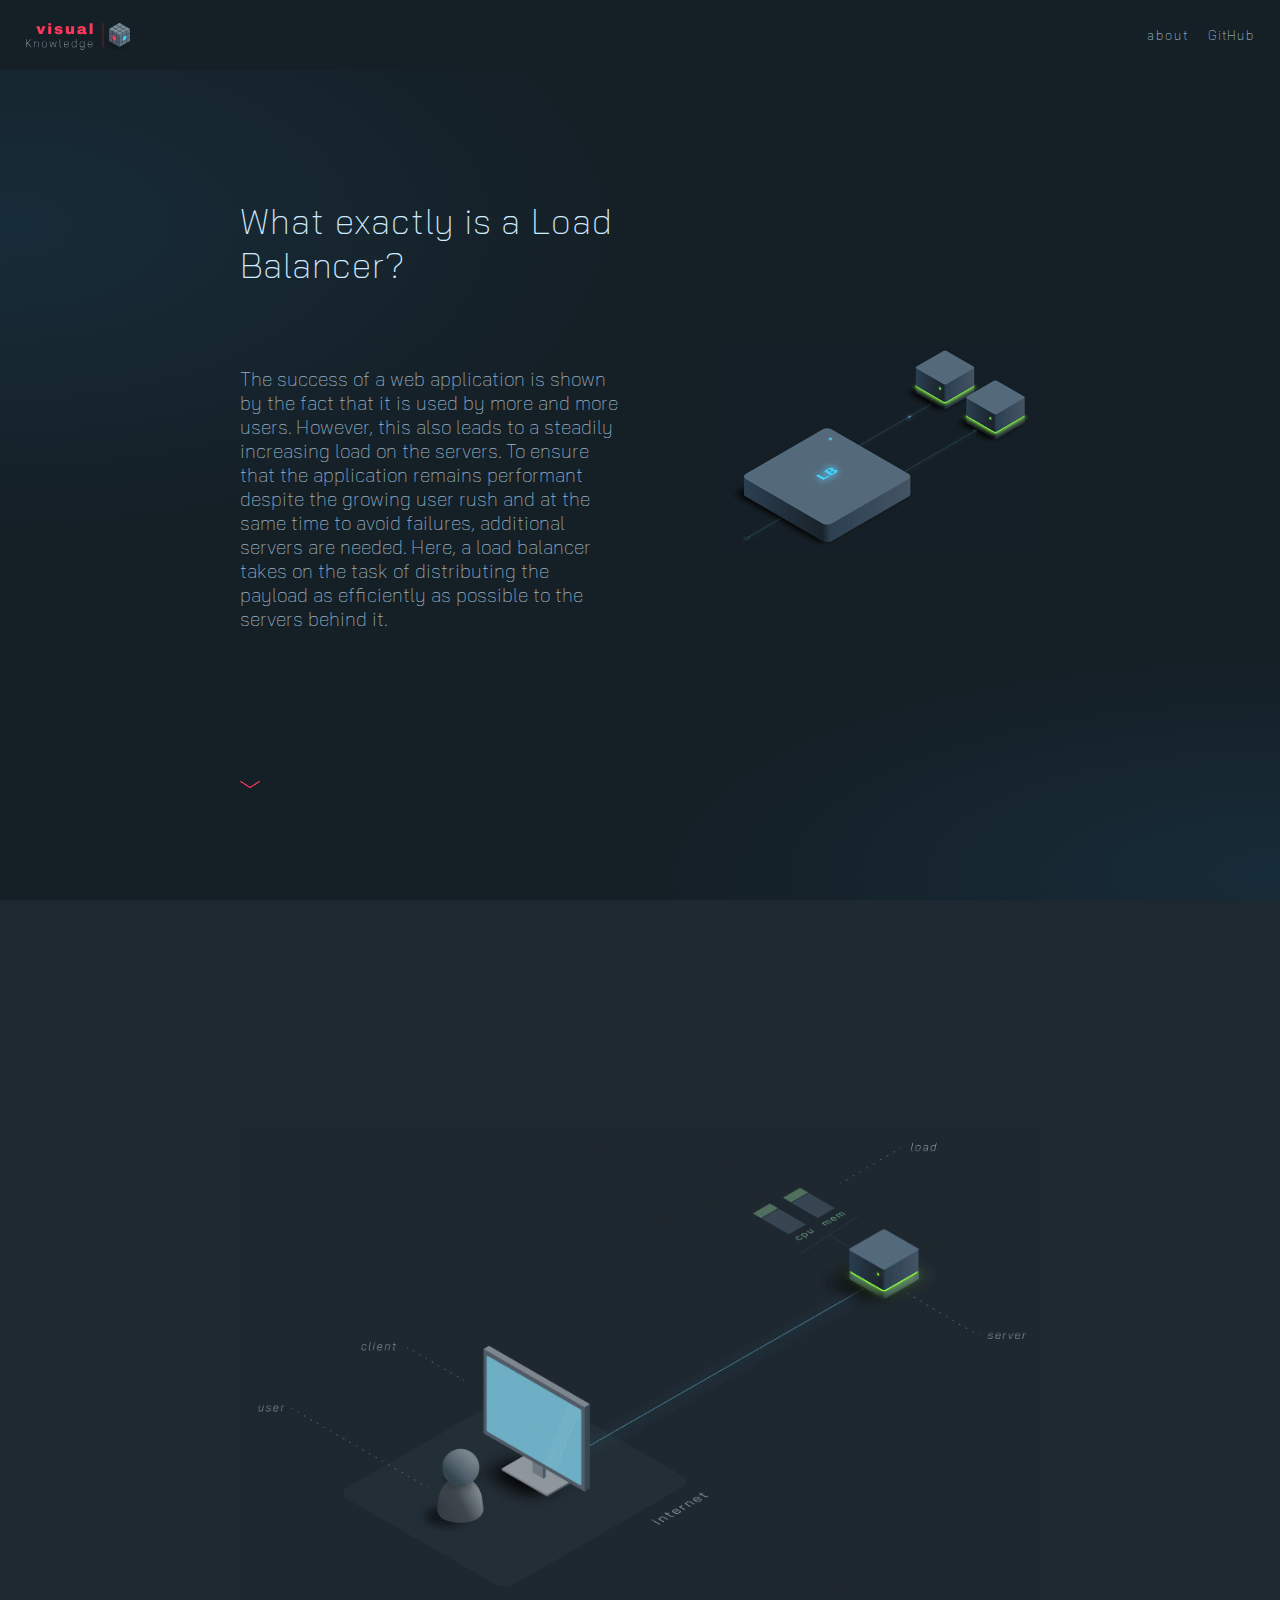
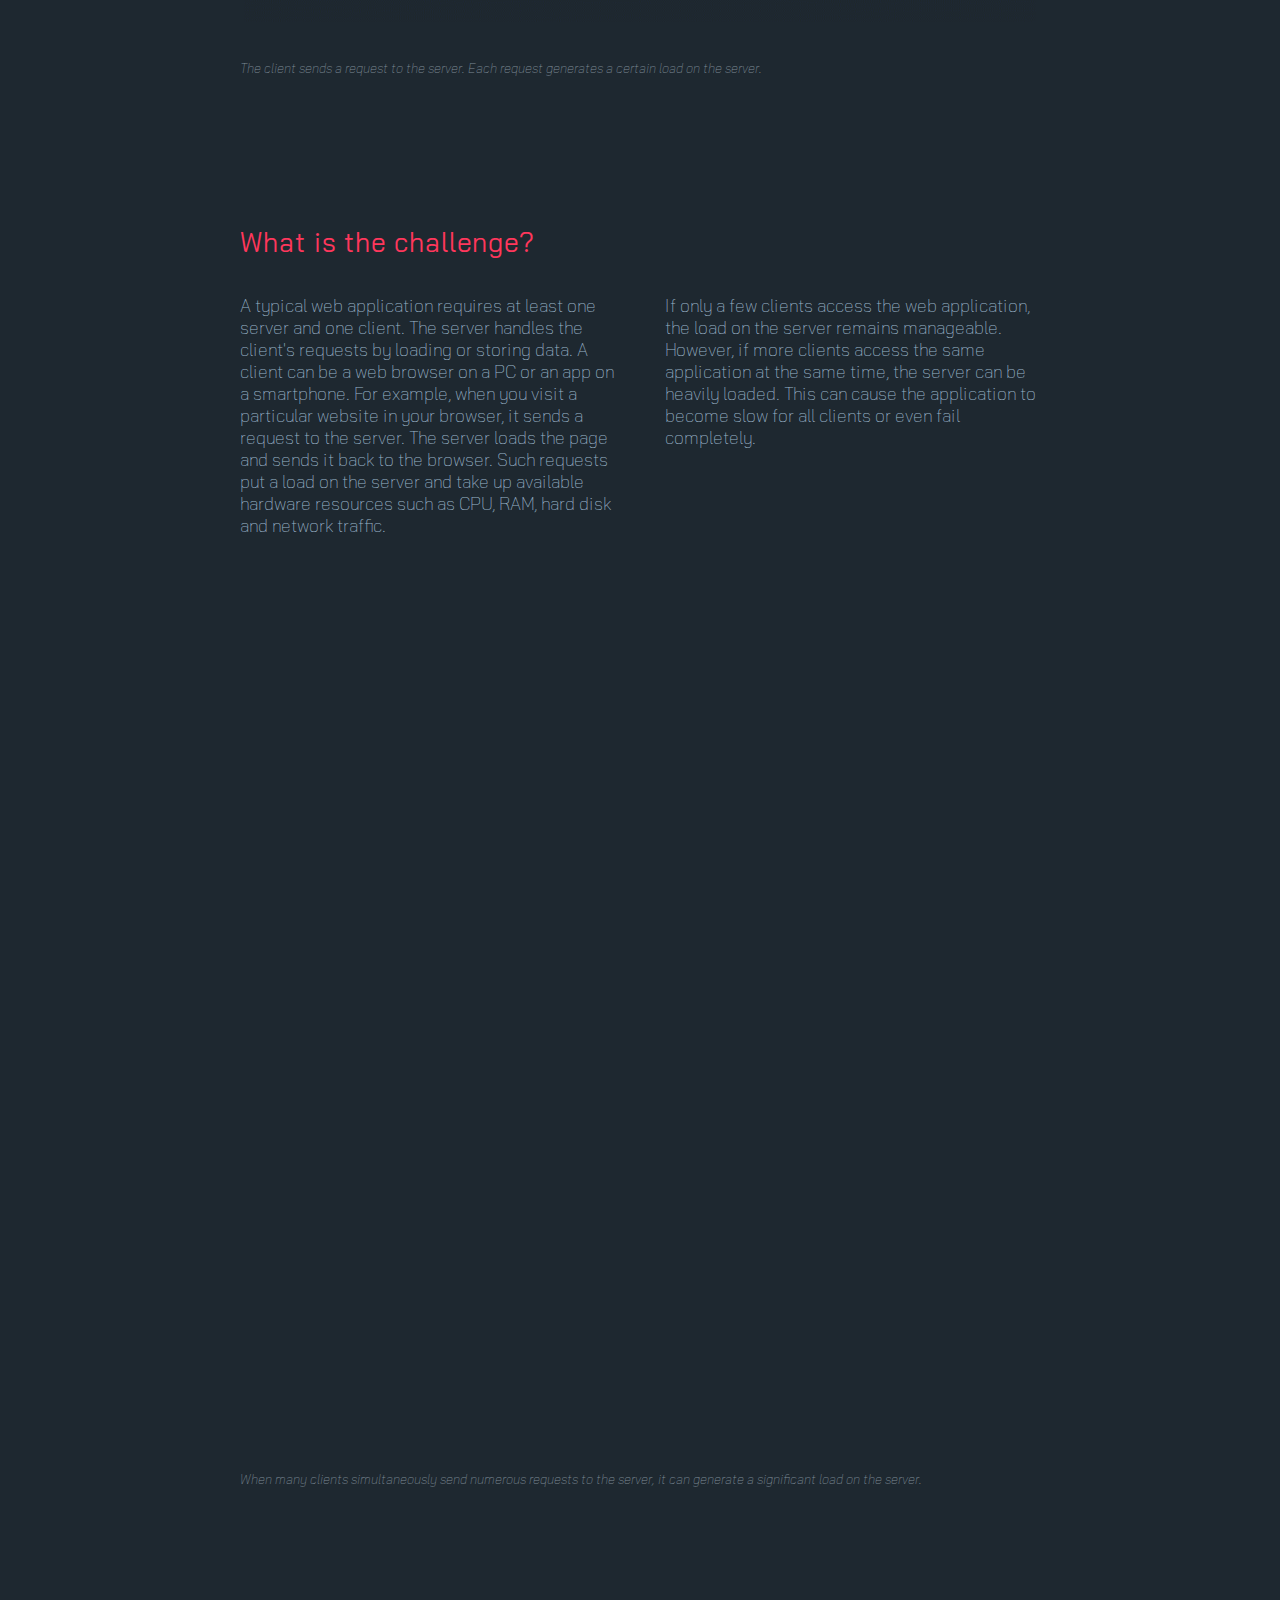
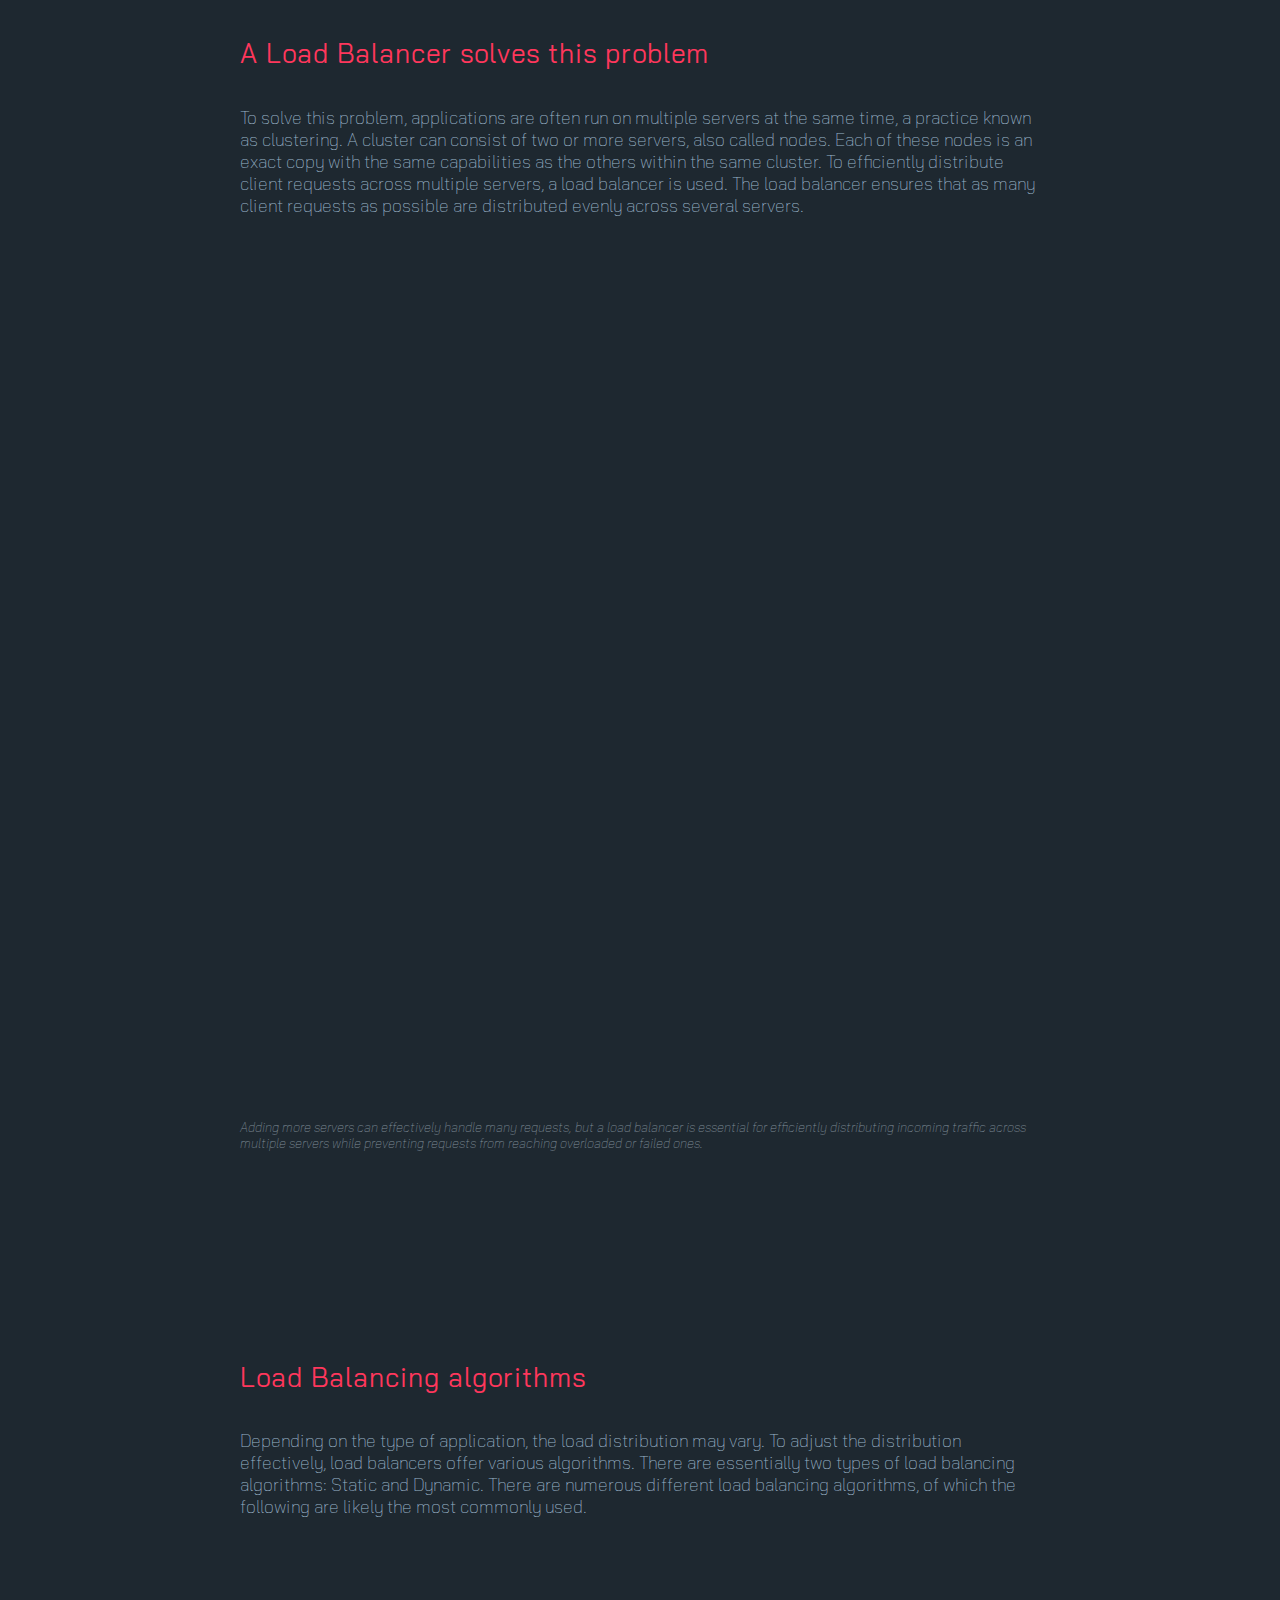
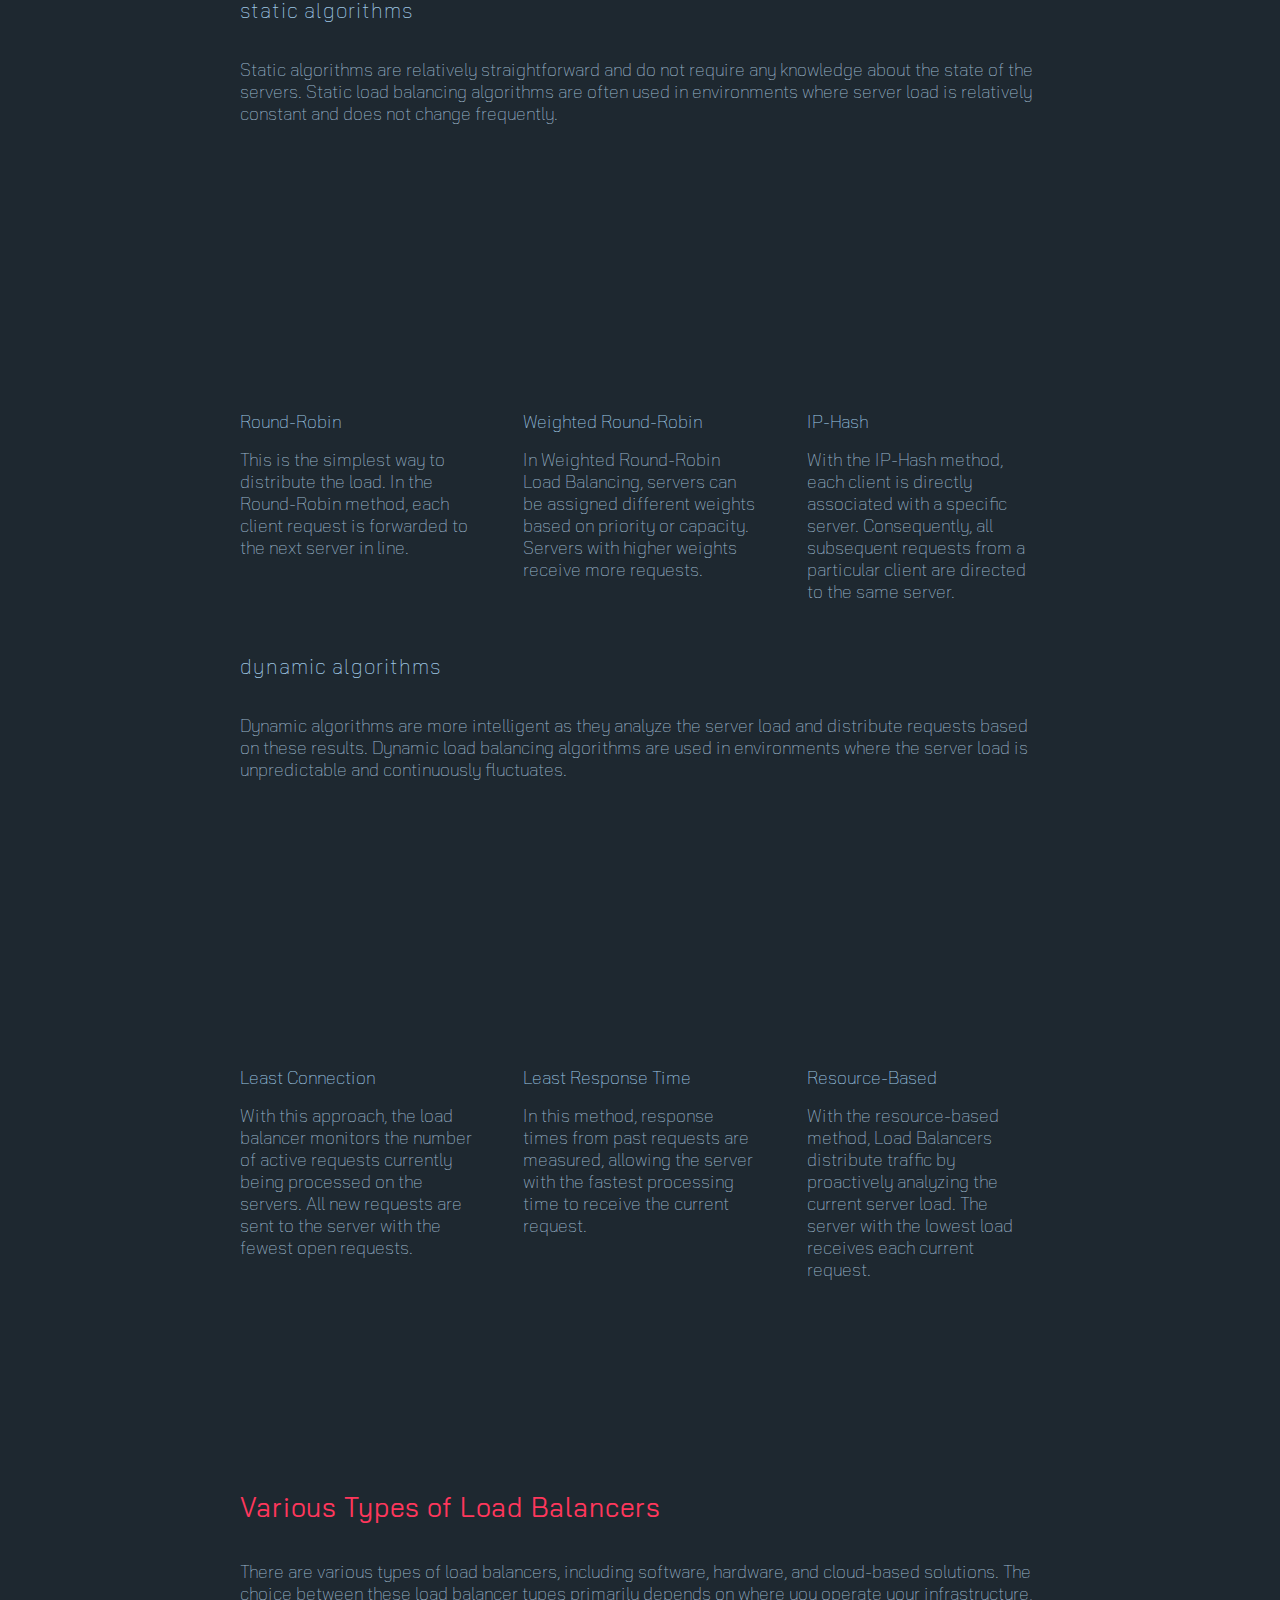
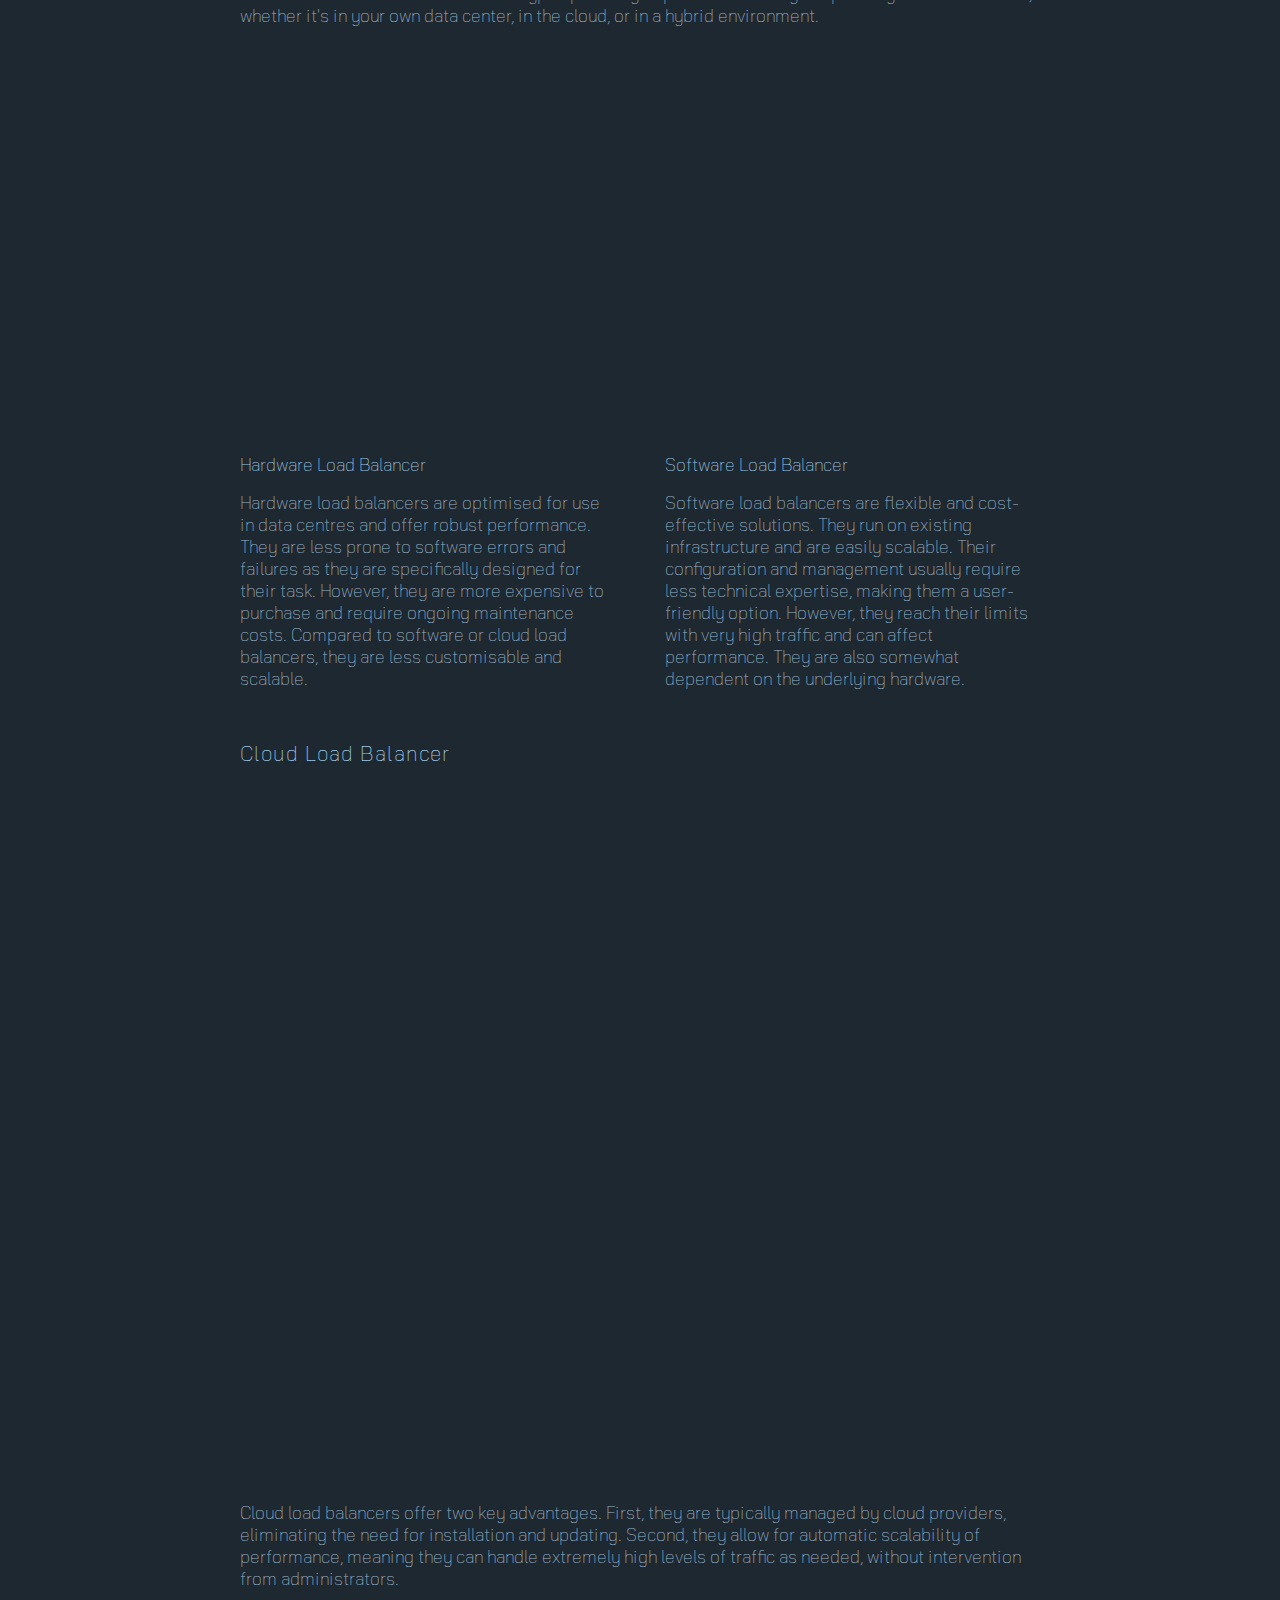
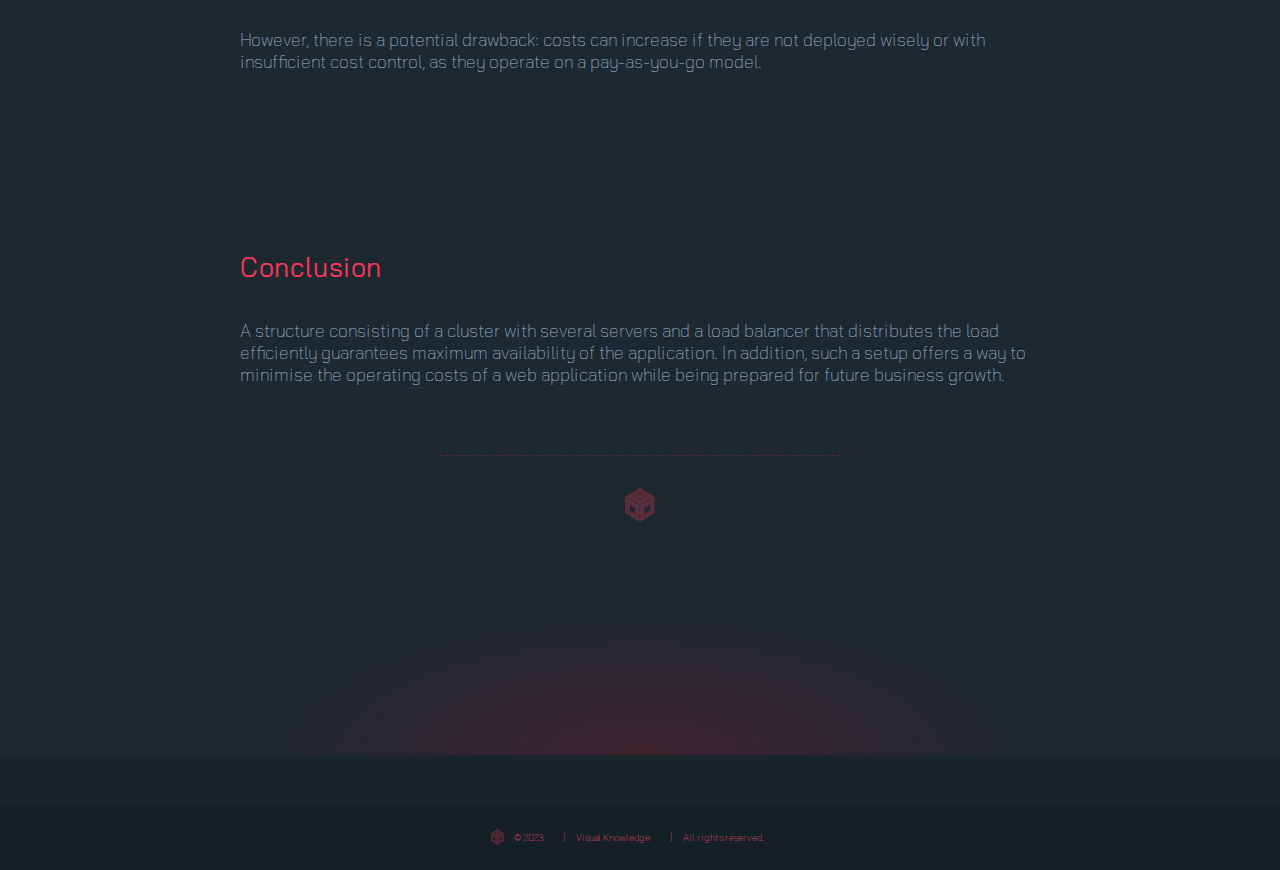
<file: src/load-balancer/index.html>
<!DOCTYPE html>
<html lang="en">
    <head>
        <meta charset="UTF-8">
        <meta name="viewport" content="width=device-width,initial-scale=1">
        <title>What is Load Balancer?</title>
        <link rel="icon" href="../assets/img/favicon.png">
        <link rel="preconnect" href="https://fonts.googleapis.com">
        <link rel="preconnect" href="https://fonts.gstatic.com" crossorigin>
        <link href="https://fonts.googleapis.com/css2?family=Bai+Jamjuree:ital,wght@0,200;0,300;0,700;1,200&family=Jura:wght@300;400;700&display=swap" rel="stylesheet">       
        <link rel="stylesheet" href="../assets/css/style.article.css">
        <link rel="stylesheet" href="../assets/libs/glightbox/css/glightbox.min.css" />
    </head>
    <body>
        <nav>
            <div class="container">
                <a href="/"><img src="../assets/img/logo.new.svg" alt="visual knowledge"/></a>
                <ul>
                    <li><a  href="../about">about</a></li>
                    <li><a  href="https://github.com/thecodemonkey/visual-knowledge">GitHub</a></li>
                </ul>
                <div class="burger" onclick="toggleSidebar()">&#9776;</div>
            </div>
        </nav>
        <header class="hdr">
            <div class="container">
                <div class="header-text">
                    <h1>What exactly is a Load Balancer?</h1>
                    <p>The success of a web application is shown by the fact that it is used by more and more users. However, this also leads to a steadily increasing load on the servers. To ensure that the application remains performant despite the growing user rush and at the same time to avoid failures, additional servers are needed. Here, a load balancer takes on the task of distributing the payload as efficiently as possible to the servers behind it.</p>
                    <div class="btn arrow-down" onclick="scrollToStart()"></div>
                </div>
                <div class="header-image">
                    <img src="lb-cover.gif" alt="load balancer"/>
                </div>
            </div>
            <div class="bg-light-blue"></div>
            <div class="bg-light-red"></div>                        
        </header>
        <section class="content">
            <div class="container">



<!-- CARDS SAMPLE

                <div class="cards-container">
                    <div class="card">
                        <div class="card-img">
                            <img src="lb-cover.gif" />
                        </div>
                        <div class="card-content">
                            <h3>What exactly is a Load Balancer?</h3>
                            <span>01/09/2023 | 5 min read</span>
                            <p>With the steadily increasing user numbers of an application, the server load also rises. How can a Load Balancer help solve this problem?</p>
                            <a href="#readmore" >read more</a>
                            <div class="tags">
                                <span class="chip">failover</span>
                                <span class="chip">cluster</span>
                                <span class="chip">healthcheck</span>
                                <span class="chip">network</span>
                            </div>
                        </div>
                    </div>
                    <div class="card">
                        <div class="card-img">
                            <img src="lb-cover.gif" />
                        </div>
                        <div class="card-content">
                            <h3>Hallo whats thät?</h3>
                            <span>01/02/2022 | 6 min read</span>
                            <p>                                
                                Although definitions vary, a mountain may differ from a plateau in having a limited summit area, and is usually higher than a hill, , but most occur in mountain ranges.
                            </p>
                            <a href="#readmore" >read more</a>
                            <div class="tags">
                                <span class="chip">failover</span>
                                <span class="chip">cluster</span>
                            </div>                            
                        </div>                        
                    </div>
                    <div class="card">
                        <div class="card-img">
                            <img src="../assets/img/start/cover-image.png" />
                        </div>
                        <div class="card-content">
                            <h3>Hallo whats thät?</h3>
                            <span>01/02/2022 | 1 min read</span>
                            <p>                                
                                And is usually higher than a hill, typically rising at least 300 metres (980 ft) above the surrounding land.
                            </p>
                            <a href="#readmore" >read more</a>
                            <div class="tags">
                                <span class="chip">healthcheck</span>
                                <span class="chip">network</span>
                            </div>                            
                        </div>                        
                    </div>
                    <div class="card">
                        <div class="card-img">
                            <img src="../assets/img/start/lb.gif" />
                        </div>
                        <div class="card-content">
                            <h3>Hallo whats thät?</h3>
                            <span>01/02/2022 | 8 min read</span>
                            <p>                                
                                A mountain is an elevated portion of the Earth's crust, generally with steep sides that show significant exposed bedrock. A few mountains are isolated summits, but most occur in mountain ranges.
                            </p>
                            <a href="#readmore" >read more</a>
                            <div class="tags">
                                <span class="chip">failover</span>
                                <span class="chip">cluster</span>
                                <span class="chip">network</span>
                            </div>                            
                        </div>                        
                    </div>
                    <div class="card">
                        <div class="card-img">
                            <img src="lb-cover.gif" />
                        </div>
                        <div class="card-content">
                            <h3>Hallo whats thät?</h3>
                            <span>01/02/2022 | 10 min read</span>
                            <p>                                
                                A mountain is an elevated portion of the Earth's crust, generally with steep sides that show significant exposed bedrock. Although definitions vary, a mountain may differ from a plateau in having a limited summit area, and is usually higher than a hill, typically rising at least 300 metres (980 ft) above the surrounding land. A few mountains are isolated summits, but most occur in mountain ranges.
                            </p>
                            <a href="#readmore" >read more</a>
                            <div class="tags">
                                <span class="chip">failover</span>
                                <span class="chip">cluster</span>
                                <span class="chip">healthcheck</span>
                                <span class="chip">network</span>
                            </div>                            
                        </div>                        
                    </div>
                    <div class="card">
                        <div class="card-img">
                            <img src="../assets/img/start/load-balancer-final.gif" />
                        </div>
                        <div class="card-content">
                            <h3>Hallo whats thät?</h3>
                            <span>01/02/2022 | 15 min read</span>
                            <p>                                
                                A mountain is an elevated portion of the Earth's crust, generally with steep sides that show significant exposed bedrock. Although definitions vary, a mountain may differ from a plateau in having a limited summit area, and is usually higher than a hill, typically rising at least 300 metres (980 ft) above the surrounding land. A few mountains are isolated summits, but most occur in mountain ranges.
                            </p>
                            <a href="#readmore" >read more...</a>
                            <div class="tags">
                                <span class="chip">network</span>
                            </div>                            
                        </div>                        
                    </div>
                    <div class="card">
                        <div class="card-img">
                            <img src="../assets/img/start/cover-image.png" />
                        </div>
                        <div class="card-content">
                            <h3>Hallo whats thät?</h3>
                            <span>01/02/2022 | 7 min read</span>
                            <p>                                
                                A few mountains are isolated summits, but most occur in mountain ranges.
                            </p>
                            <a href="#readmore" >read more</a>
                            <div class="tags">
                                <span class="chip">failover</span>
                                <span class="chip">cluster</span>
                            </div>
                        </div>                        
                    </div>                    
                </div>
-->


                <a id="start" style="margin-top: 150px;">&nbsp;</a>
                <a id="what_is_the_challenge" class="anch"></a>
                
                <!-- <figure style="position: relative; display: flex; flex-direction: column; align-items: stretch; align-self: center; margin-top: 50px; margin-bottom: 100px;">
                    <div style=" position: absolute; z-index: 1; box-shadow: inset 0 0 15px 30px #1E2830; width: 100%; height: 100%; border: 10px solid #1E2830;"></div>
                    <video src="lb-basic2.mp4" autoplay loop muted title="cube of visual knowledge" style="max-width: 100vw; max-height: 100vh; width: 100%;"></video>
                    <figcaption>The client sends a request to the server. Each request generates a certain load on the server.</figcaption>
                </figure> -->


                <figure>
                    <img src="../assets/img/blank.png" data-src="lb-basic.gif" class="lazy" alt="basic client/server communication" lightbox />
                    <!-- <a href="lb-basic-hd.gif" class="glightbox" data-width="80vw">
                        <img src="lb-basic.gif" loading="lazy" alt="basic client/server communication"/>
                    </a> -->
                    <figcaption>The client sends a request to the server. Each request generates a certain load on the server.</figcaption>
                </figure>

                
                <h2 class="primary">What is the challenge?</h2>
                <div class="multi-p">                   
                    <p>
                        A typical web application requires at least one server and one client. The server handles the client's requests by loading or storing data. A client can be a web browser on a PC or an app on a smartphone. For example, when you visit a particular website in your browser, it sends a request to the server. The server loads the page and sends it back to the browser. Such requests put a load on the server and take up available hardware resources such as CPU, RAM, hard disk and network traffic.
                    </p>
                    <p>
                        If only a few clients access the web application, the load on the server remains manageable. However, if more clients access the same application at the same time, the server can be heavily loaded. This can cause the application to become slow for all clients or even fail completely.
                    </p>
                </div>




                <figure>
                    <img src="../assets/img/blank.png"  data-src="lb-overload.gif" class="lazy" alt="servers are overloaded" lightbox />
                    <!-- <a href="lb-overload.gif" class="glightbox" data-width="80vw">
                        <img src="lb-overload.gif" loading="lazy" alt="servers are overloaded"/>
                    </a> -->
                    <figcaption>When many clients simultaneously send numerous requests to the server, it can generate a significant load on the server.</figcaption>
                </figure>

                <a id="a_load_balancer_solves_the_problem" class="anch"></a>
                <h2 class="primary">A Load Balancer solves this problem</h2>
                <p>To solve this problem, applications are often run on multiple servers at the same time, a practice known as clustering. A cluster can consist of two or more servers, also called nodes. Each of these nodes is an exact copy with the same capabilities as the others within the same cluster. To efficiently distribute client requests across multiple servers, a load balancer is used. The load balancer ensures that as many client requests as possible are distributed evenly across several servers.</p>

                <figure>
                    <img src="../assets/img/blank.png"  data-src="lb-solution.gif" class="lazy" alt="load balancer is the solution" lightbox />
                    <!-- <a href="lb-solution.gif" class="glightbox" data-width="80vw">
                        <img src="lb-solution.gif" loading="lazy" alt="load balancer is the solution"/>
                    </a> -->
                    <figcaption>Adding more servers can effectively handle many requests, but a load balancer is essential for efficiently distributing incoming traffic across multiple servers while preventing requests from reaching overloaded or failed ones.</figcaption>
                </figure>

                <p>&nbsp;</p>
                <a id="load_balancing_algorithms" class="anch"></a>
                <h2 class="primary">Load Balancing algorithms</h2>
                <p>Depending on the type of application, the load distribution may vary. To adjust the distribution effectively, load balancers offer various algorithms.
                    There are essentially two types of load balancing algorithms: Static and Dynamic.
                    There are numerous different load balancing algorithms, of which the following are likely the most commonly used.
                </p>                
                <!-- <img src="lb-algorithms.gif" loading="lazy"/> -->
                <p>&nbsp;</p>
                <a id="static_algorithms" class="anch"></a>
                <h3>static algorithms</h3>
                <p>Static algorithms are relatively straightforward and do not require any knowledge about the state of the servers. Static load balancing algorithms are often used in environments where server load is relatively constant and does not change frequently.</p>
                <div class="multi-p">                   
                    <p>
                        <img src="../assets/img/blank.png"  data-src="lb-round-robin.gif" class="lazy" alt="round-robin algorithm"/>
                        <!-- <img src="lb-round-robin.gif" loading="lazy" alt="round-robin algorithm"/>  -->
                        <b>Round-Robin</b>
                        This is the simplest way to distribute the load. In the Round-Robin method, each client request is forwarded to the next server in line.
                    </p>
                    <p>
                        <img class="lazy" src="../assets/img/blank.png" data-src="lb-weighted-round-robin.gif" alt="weighted round-robin algorithm"/>
                        <!-- <img src="lb-weighted-round-robin.gif" loading="lazy" alt="weighted round-robin algorithm"/>  -->
                        <b>Weighted Round-Robin</b>In Weighted Round-Robin Load Balancing, servers can be assigned different weights based on priority or capacity. Servers with higher weights receive more requests.
                    </p>
                    <p>
                        <img class="lazy" src="../assets/img/blank.png"  data-src="lb-ip-hash.gif" alt="ip-hash algorithm"/> 
                        <b>IP-Hash</b>With the IP-Hash method, each client is directly associated with a specific server. Consequently, all subsequent requests from a particular client are directed to the same server.
                    </p>
                </div>
                <a id="dynamic_algorithms" class="anch"></a>
                <h3>dynamic algorithms</h3>
                <p>Dynamic algorithms are more intelligent as they analyze the server load and distribute requests based on these results. Dynamic load balancing algorithms are used in environments where the server load is unpredictable and continuously fluctuates.</p>
                <div class="multi-p">
                    <p>
                        <img  class="lazy" src="../assets/img/blank.png"  data-src="lb-least-connection.gif" alt="least connection algorithm"/> 
                        <b>Least Connection</b>With this approach, the load balancer monitors the number of active requests currently being processed on the servers. All new requests are sent to the server with the fewest open requests.
                    </p>
                    <p>
                        <img  class="lazy" src="../assets/img/blank.png"  data-src="lb-least-response.gif" alt="least response algorithm"/> 
                        <b>Least Response Time</b>In this method, response times from past requests are measured, allowing the server with the fastest processing time to receive the current request.
                    </p>
                    <p>
                        <img  class="lazy" src="../assets/img/blank.png"  data-src="lb-resource-based.gif" alt="resource-based algorithm"/> 
                        <b>Resource-Based</b>With the resource-based method, Load Balancers distribute traffic by proactively analyzing the current server load. The server with the lowest load receives each current request.
                    </p>
                </div>


                <p>&nbsp;</p>
                <a id="various_types_of_load_balancers" class="anch"></a>
                <h2 class="primary">Various Types of Load Balancers</h2>
                <p>There are various types of load balancers, including software, hardware, and cloud-based solutions. The choice between these load balancer types primarily depends on where you operate your infrastructure, whether it's in your own data center, in the cloud, or in a hybrid environment.</p>

                <!-- <a href="lb-types.png" class="glightbox" data-width="80vw">
                    <img src="lb-types.png" />
                </a> -->
                <div class="multi-p">                   
                    <p>
                        <a id="hardware_load_balancer" class="anch"></a>
                        <img  class="lazy" src="../assets/img/blank.png"  data-src="lb-hardware.gif" alt="hardware load balancer"/>
                        <b>Hardware Load Balancer</b>
                        Hardware load balancers are optimised for use in data centres and offer robust performance. They are less prone to software errors and failures as they are specifically designed for their task. However, they are more expensive to purchase and require ongoing maintenance costs. Compared to software or cloud load balancers, they are less customisable and scalable.
                    </p>
                    <p>
                        <a id="software_load_balancer" class="anch"></a>
                        <img  class="lazy" src="../assets/img/blank.png"  data-src="lb-software.gif" alt="software load balancer"/>
                        <b>Software Load Balancer</b>
                        Software load balancers are flexible and cost-effective solutions. They run on existing infrastructure and are easily scalable. Their configuration and management usually require less technical expertise, making them a user-friendly option. However, they reach their limits with very high traffic and can affect performance. They are also somewhat dependent on the underlying hardware.
                    </p>
                </div>

                <a id="cloud_load_balancer" class="anch"></a>
                <h3>Cloud Load Balancer</h3>
                <img class="lazy" src="../assets/img/blank.png"  data-src="lb-cloud.gif" style="max-width:600px" alt="load balancer as a cloud solution"/>
                <p>
                    Cloud load balancers offer two key advantages. First, they are typically managed by cloud providers, eliminating the need for installation and updating. Second, they allow for automatic scalability of performance, meaning they can handle extremely high levels of traffic as needed, without intervention from administrators.
                </p>
                <p>
                    However, there is a potential drawback: costs can increase if they are not deployed wisely or with insufficient cost control, as they operate on a pay-as-you-go model.
                </p>                    


                <!-- <img src="../assets/img/blank.png"  data-src="../assets/img/cube-home2.gif" class="lazy"/> -->

                <p>&nbsp;</p>
                <a id="conclusion" class="anch"></a>
                <h2 class="primary">Conclusion</h2>
                <p>A structure consisting of a cluster with several servers and a load balancer that distributes the load efficiently guarantees maximum availability of the application. In addition, such a setup offers a way to minimise the operating costs of a web application while being prepared for future business growth.</p>
                <div class="cube"></div>
                <div class="btn top" onclick="scrollToTop()"></div>
                <div class="bg-light-bottom"></div>
            </div>
            
        </section>
        <footer>
            <div class="container">
                <!--
                <div class="links">
                    <ul>
                        <li><a href="#">Kontakt</a></li>
                        <li><a href="#">Impressum</a></li>
                        <li><a href="#">AGB's</a></li>
                        <li><a href="#">Diverses</a></li>
                    </ul>
                    <ul>
                        <li><a href="#">Kontakt</a></li>
                        <li><a href="#">Impressum</a></li>
                        <li><a href="#">AGB's</a></li>
                        <li><a href="#">Diverses</a></li>
                    </ul>
                    <ul>
                        <li><a href="#">Kontakt</a></li>
                        <li><a href="#">Impressum</a></li>
                        <li><a href="#">AGB's</a></li>
                        <li><a href="#">Diverses</a></li>
                    </ul>
                    <ul>
                        <li><a href="#">Kontakt</a></li>
                        <li><a href="#">Impressum</a></li>
                        <li><a href="#">AGB's</a></li>
                        <li><a href="#">Diverses</a></li>
                    </ul>                
                </div>
                -->
            </div>                
            <div class="credits">
                <!-- <img src="../assets/img/logo.red.svg" height="24px" alt="visual knowledge logo"/> -->
                <img src="../assets/img/cube.red.svg" height="24px"/>
                <span>© 2023</span>
                <span>Visual Knowledge</span>
                <span>All rights reserved.</span>
            </div>
        </footer>
        
        <div class="sidebar">
            <ul>
                <li><a href="#what_is_the_challenge" onclick="toggleSidebar()">What is the challenge?</a></li>
                <li class="active"><a href="#a_load_balancer_solves_the_problem" onclick="toggleSidebar()">A Load Balancer solves this problem</a></li>
                <li><a href="#load_balancing_algorithms" scroll-behavior="smooth" onclick="toggleSidebar()">Load Balancing algorithms</a>
                    <ul>
                        <li><a href="#static_algorithms" onclick="toggleSidebar()">static algorithms</a>
                            <ul>
                                <li><a href="#round_robin" onclick="toggleSidebar()">Round-Robin</a></li>
                                <li><a href="#weighted_round_robin" onclick="toggleSidebar()">Weighted Round-Robin</a></li>
                                <li><a href="#ip_hash" onclick="toggleSidebar()">IP-Hash</a></li>
                            </ul>
                        </li>
                        <li><a href="#dynamic_algorithms" onclick="toggleSidebar()">dynamic algorithms</a>
                            <ul>
                                <li><a href="#least_connection" onclick="toggleSidebar()">Least Connection</a></li>
                                <li><a href="#least_response_time" onclick="toggleSidebar()">Least Response Time</a></li>
                                <li><a href="#resource_based" onclick="toggleSidebar()">Resource-Based</a></li>
                            </ul>
                        </li>
                    </ul>
                </li>                        
                <li><a href="#various_types_of_load_balancers" onclick="toggleSidebar()">Various Types of Load Balancers</a>
                    <ul>
                        <li><a href="#hardware_load_balancer" onclick="toggleSidebar()">Hardware Load Balancer</a></li>
                        <li><a href="#software_load_balancer" onclick="toggleSidebar()">Software Load Balancer</a></li>
                        <li><a href="#cloud_load_balancer" onclick="toggleSidebar()">Cloud Load Balancer</a></li>
                    </ul>
                </li>
                <li><a href="#conclusion" onclick="toggleSidebar()">Conclusion</a></li>
            </ul>
        </div>
        <script src="../assets/libs/lazyload/lazyload.min.js"></script>
        <script src="../assets/libs/glightbox/js/glightbox.min.js"></script>
        <script src="../assets/js/script.article.js"></script>


    </body>
</html>


<!--
    <div class="multi-p left">
        <p><b>Content with Image</b>High elevations on mountains produce colder climates than at sea level at similar latitude.These colder climates strongly affect the ecosystems of mountains: different elevations have different plants and animals. Because of the less hospitable terrain and climate, mountains tend to be used less for agriculture and more for resource extraction, such as mining and logging, along with recreation, such as mountain climbing and skiing.</p>
        <div><img src="img/start/lb.gif" class="lightbox"/></div>
    </div>

    <div class="multi-p right">
        <div><img src="img/start/lb.gif" class="lightbox"/></div>
        <p><b>Content with Image</b>High elevations on mountains produce colder climates than at sea level at similar latitude.These colder climates strongly affect the ecosystems of mountains: different elevations have different plants and animals. Because of the less hospitable terrain and climate, mountains tend to be used less for agriculture and more for resource extraction, such as mining and logging, along with recreation, such as mountain climbing and skiing.</p>
    </div>                 
-->
</file>
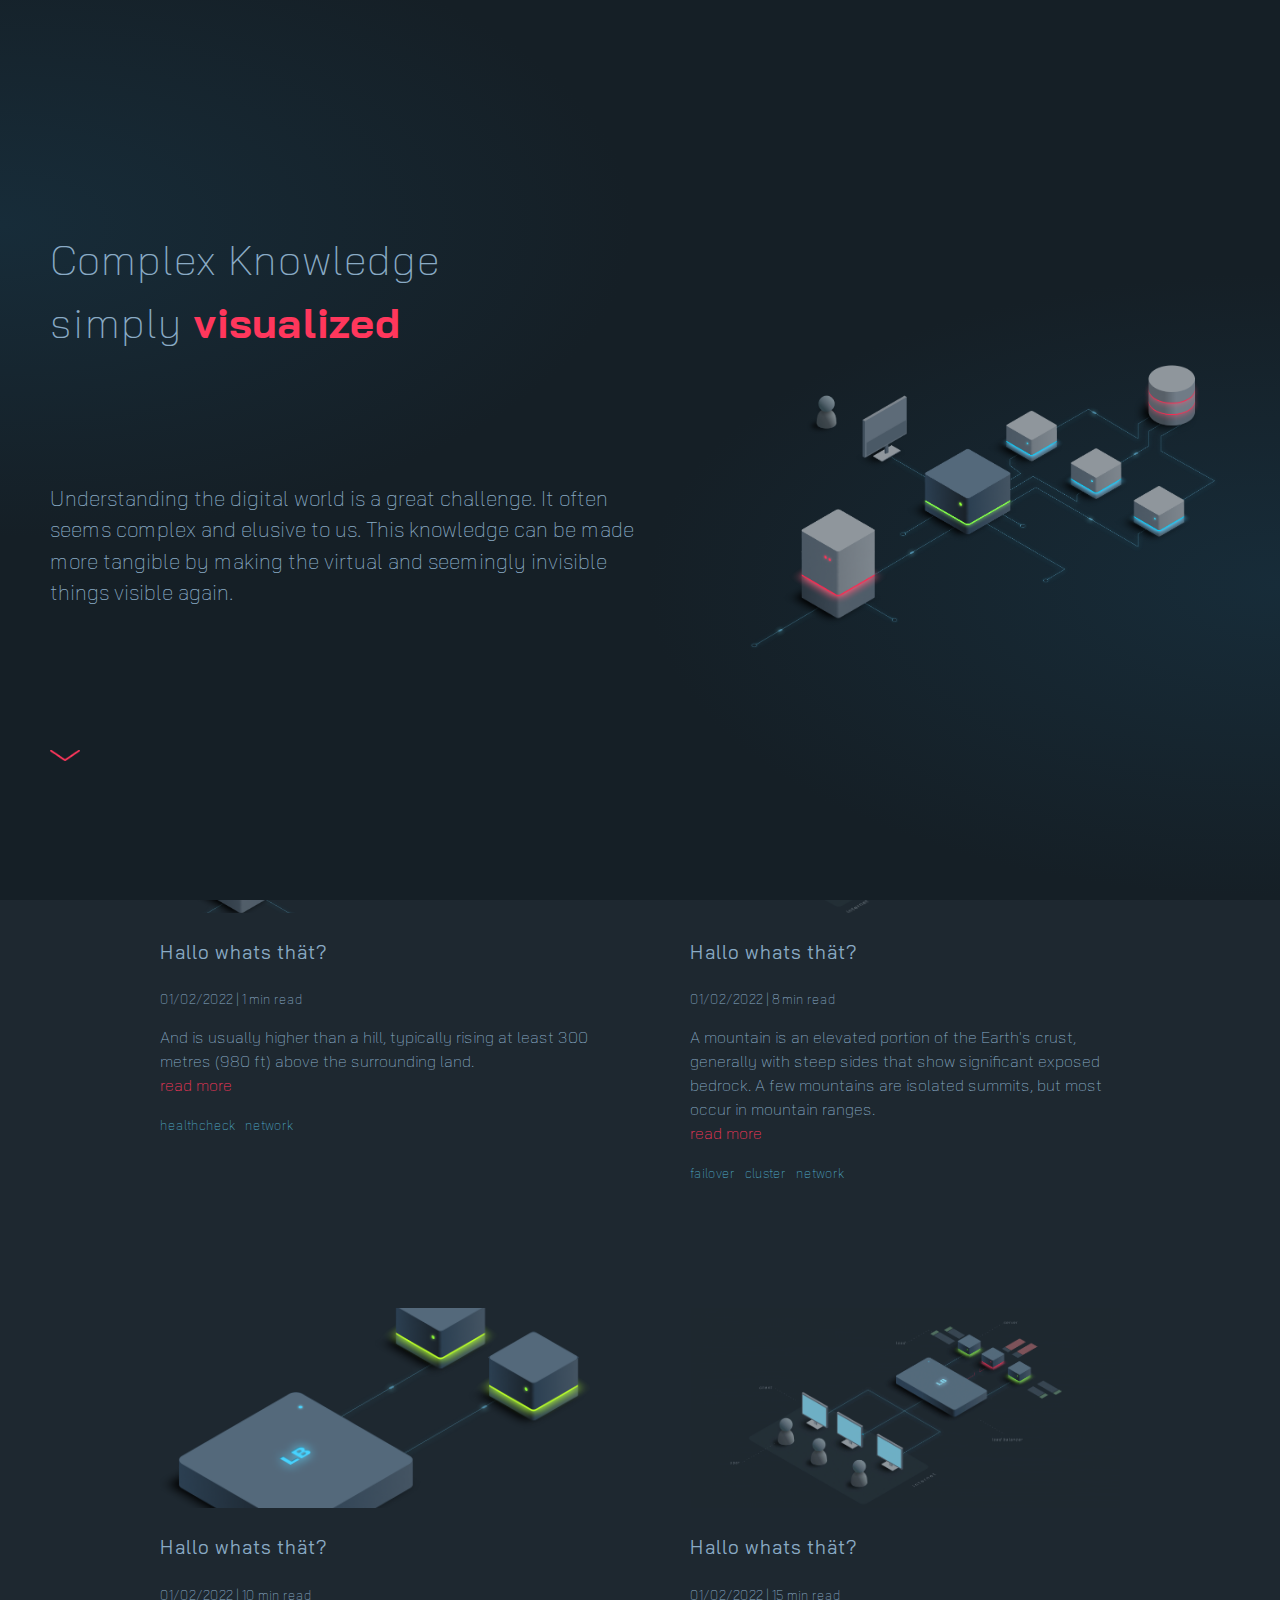
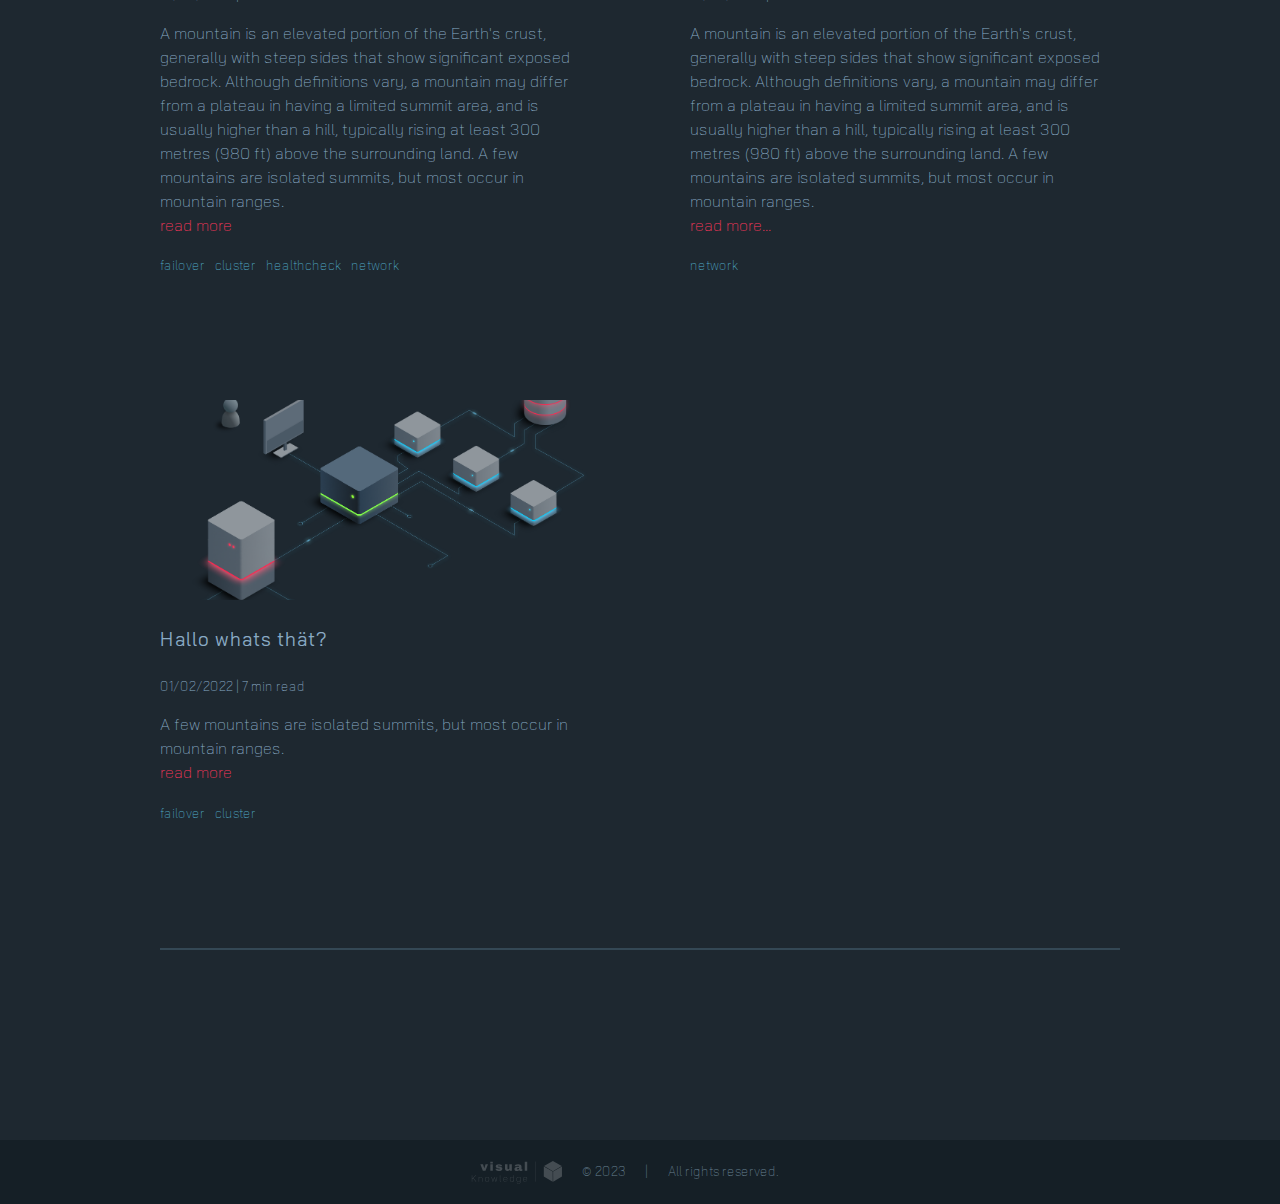
<file: src/_index.html>
<!DOCTYPE html>
<html lang="en" >
    <head>
        <meta charset="UTF-8">
        <meta name="viewport" content="width=device-width,initial-scale=1">
        <title>Visual Knowledge</title>
        <link rel="icon" href="assets/img/favicon.png">
        <link rel="preconnect" href="https://fonts.googleapis.com">
        <link rel="preconnect" href="https://fonts.gstatic.com" crossorigin>
        <link href="https://fonts.googleapis.com/css2?family=Bai+Jamjuree:ital,wght@0,200;0,300;0,700;1,200&family=Jura:wght@300;400;700&display=swap" rel="stylesheet">       
        <link rel="stylesheet" href="assets/css/style.home.css">
    </head>
    <body>
        <div class="initial"></div>
    <!-- partial:index.partial.html -->
        <section class="first">
            <div class="logo-header">
                <!--<img height="48" src="img/logo.white.svg" alt="logo">-->
            </div>
            <div class="cover-header">
                <div class="cover-text">
                    <h1>Complex Knowledge <br/> simply <span>visualized</span></h1>
                    <p>Understanding the digital world is a great challenge. It often seems complex and elusive to us. 
                        This knowledge can be made more tangible by making the virtual and seemingly invisible things visible again.</p>
                    <div class="btn" onclick="window.scrollBy(0, 20);">
                        <img src="assets/img/arrow-down.png" >
                    </div>
                </div>
                <div class="cover-image"> </div>


                <div class="bg-light-blue"></div>
                <div class="bg-light-red"></div>
            </div>            


            <header class="page-header">
                <nav class="nav">

                        <a href="" class="logo-wrapper uk-flex uk-flex-middle">
                            <img height="24" src="assets/img/cube-home.gif" alt="logo">
                        </a>
                        <ul>
                            <li>
                                <a href="">Root</a>
                            </li>
                            <li>
                                <a href="">About</a>
                            </li>
                        </ul>

                </nav>
            </header>
        </section>
        <section class="second">
            <div class="container">
                <h2>Recent Articles</h2>
                <!-- <p>A mountain is an elevated portion of the Earth's crust, generally with steep sides that show significant exposed bedrock. Although definitions vary, a mountain may differ from a plateau in having a limited summit area, and is usually higher than a hill, typically rising at least 300 metres (980 ft) above the surrounding land. A few mountains are isolated summits, but most occur in mountain ranges.</p> -->

                <div class="cards-container">
                    <div class="card">
                        <div class="card-img">
                            <img src="load-balancer/lb-cover.png" />
                        </div>
                        <div class="card-content">
                            <h3>What exactly is a Load Balancer?</h3>
                            <span>01/09/2023 | 5 min read</span>
                            <p>With the steadily increasing user numbers of an application, the server load also rises. How can a Load Balancer help solve this problem?</p>
                            <a href="#readmore" >read more</a>
                            <div class="tags">
                                <span class="chip">failover</span>
                                <span class="chip">cluster</span>
                                <span class="chip">healthcheck</span>
                                <span class="chip">network</span>
                            </div>
                        </div>
                    </div>
                    <div class="card">
                        <div class="card-img">
                            <img src="load-balancer/lb-cover.png" />
                        </div>
                        <div class="card-content">
                            <h3>Hallo whats thät?</h3>
                            <span>01/02/2022 | 6 min read</span>
                            <p>                                
                                Although definitions vary, a mountain may differ from a plateau in having a limited summit area, and is usually higher than a hill, , but most occur in mountain ranges.
                            </p>
                            <a href="#readmore" >read more</a>
                            <div class="tags">
                                <span class="chip">failover</span>
                                <span class="chip">cluster</span>
                            </div>                            
                        </div>                        
                    </div>
                    <div class="card">
                        <div class="card-img">
                            <img src="assets/img/start/cover-image.png" />
                        </div>
                        <div class="card-content">
                            <h3>Hallo whats thät?</h3>
                            <span>01/02/2022 | 1 min read</span>
                            <p>                                
                                And is usually higher than a hill, typically rising at least 300 metres (980 ft) above the surrounding land.
                            </p>
                            <a href="#readmore" >read more</a>
                            <div class="tags">
                                <span class="chip">healthcheck</span>
                                <span class="chip">network</span>
                            </div>                            
                        </div>                        
                    </div>
                    <div class="card">
                        <div class="card-img">
                            <img src="assets/img/start/lb.gif" />
                        </div>
                        <div class="card-content">
                            <h3>Hallo whats thät?</h3>
                            <span>01/02/2022 | 8 min read</span>
                            <p>                                
                                A mountain is an elevated portion of the Earth's crust, generally with steep sides that show significant exposed bedrock. A few mountains are isolated summits, but most occur in mountain ranges.
                            </p>
                            <a href="#readmore" >read more</a>
                            <div class="tags">
                                <span class="chip">failover</span>
                                <span class="chip">cluster</span>
                                <span class="chip">network</span>
                            </div>                            
                        </div>                        
                    </div>
                    <div class="card">
                        <div class="card-img">
                            <img src="load-balancer/lb-cover.png" />
                        </div>
                        <div class="card-content">
                            <h3>Hallo whats thät?</h3>
                            <span>01/02/2022 | 10 min read</span>
                            <p>                                
                                A mountain is an elevated portion of the Earth's crust, generally with steep sides that show significant exposed bedrock. Although definitions vary, a mountain may differ from a plateau in having a limited summit area, and is usually higher than a hill, typically rising at least 300 metres (980 ft) above the surrounding land. A few mountains are isolated summits, but most occur in mountain ranges.
                            </p>
                            <a href="#readmore" >read more</a>
                            <div class="tags">
                                <span class="chip">failover</span>
                                <span class="chip">cluster</span>
                                <span class="chip">healthcheck</span>
                                <span class="chip">network</span>
                            </div>                            
                        </div>                        
                    </div>
                    <div class="card">
                        <div class="card-img">
                            <img src="assets/img/start/load-balancer-final.gif" />
                        </div>
                        <div class="card-content">
                            <h3>Hallo whats thät?</h3>
                            <span>01/02/2022 | 15 min read</span>
                            <p>                                
                                A mountain is an elevated portion of the Earth's crust, generally with steep sides that show significant exposed bedrock. Although definitions vary, a mountain may differ from a plateau in having a limited summit area, and is usually higher than a hill, typically rising at least 300 metres (980 ft) above the surrounding land. A few mountains are isolated summits, but most occur in mountain ranges.
                            </p>
                            <a href="#readmore" >read more...</a>
                            <div class="tags">
                                <span class="chip">network</span>
                            </div>                            
                        </div>                        
                    </div>
                    <div class="card">
                        <div class="card-img">
                            <img src="assets/img/start/cover-image.png" />
                        </div>
                        <div class="card-content">
                            <h3>Hallo whats thät?</h3>
                            <span>01/02/2022 | 7 min read</span>
                            <p>                                
                                A few mountains are isolated summits, but most occur in mountain ranges.
                            </p>
                            <a href="#readmore" >read more</a>
                            <div class="tags">
                                <span class="chip">failover</span>
                                <span class="chip">cluster</span>
                            </div>
                        </div>                        
                    </div>                    
                </div>

                <hr/>

                <!--

                <p>Mountains are formed through tectonic forces, erosion, or volcanism, which act on time scales of up to tens of millions of years. Once mountain building ceases, mountains are slowly leveled through the action of weathering, through slumping and other forms of mass wasting, as well as through erosion by rivers and glaciers.</p>

                <img src="img/start/lb.gif" />

                <p>High elevations on mountains produce colder climates than at sea level at similar latitude. These colder climates strongly affect the ecosystems of mountains: different elevations have different plants and animals. Because of the less hospitable terrain and climate, mountains tend to be used less for agriculture and more for resource extraction, such as mining and logging, along with recreation, such as mountain climbing and skiing.</p>
                <p>The highest mountain on Earth is Mount Everest in the Himalayas of Asia, whose summit is 8,850 m (29,035 ft) above mean sea level. The highest known mountain on any planet in the Solar System is Olympus Mons on Mars at 21,171 m (69,459 ft).</p>
                <img src="img/start/load-balancer-final.gif" />
                <p>There are three main types of mountains: volcanic, fold, and block. All three types are formed from plate tectonics: when portions of the Earth's crust move, crumple, and dive. Compressional forces, isostatic uplift and intrusion of igneous matter forces surface rock upward, creating a landform higher than the surrounding features. The height of the feature makes it either a hill or, if higher and steeper, a mountain. Major mountains tend to occur in long linear arcs, indicating tectonic plate boundaries and activity.</p>
                <p>Image from <a href="https://unsplash.com/" target="_blank">Unsplash</a> | Info from <a href="https://en.wikipedia.org/wiki/Mountain" target="_blank">Wikipedia</a></p>

                -->

            </div>
        </section>
        <footer class="page-footer">
            <div class="container">
                <!--
                <div class="links">
                    <ul>
                        <li><a href="#">Kontakt</a></li>
                        <li><a href="#">Impressum</a></li>
                        <li><a href="#">AGB's</a></li>
                        <li><a href="#">Diverses</a></li>
                    </ul>
                    <ul>
                        <li><a href="#">Kontakt</a></li>
                        <li><a href="#">Impressum</a></li>
                        <li><a href="#">AGB's</a></li>
                        <li><a href="#">Diverses</a></li>
                    </ul>
                    <ul>
                        <li><a href="#">Kontakt</a></li>
                        <li><a href="#">Impressum</a></li>
                        <li><a href="#">AGB's</a></li>
                        <li><a href="#">Diverses</a></li>
                    </ul>
                    <ul>
                        <li><a href="#">Kontakt</a></li>
                        <li><a href="#">Impressum</a></li>
                        <li><a href="#">AGB's</a></li>
                        <li><a href="#">Diverses</a></li>
                    </ul>                
                </div>
                -->
            </div>
            <div class="credits">
                <img src="assets/img/logo.white.svg" height="24px" />
                <span>© 2023</span>
                <!-- <span>visual-knowledge.io</span> -->
                <span>All rights reserved.</span>
            </div>
        </footer>
    <!-- partial -->
        <script  src="assets/js/script.home.js"></script>
    </body>
</html>
</file>
<file: src/assets/css/style.article.css>
/* #region DEFAULTS */
a {
    color: inherit;
    scroll-behavior: smooth;
}

a.anch{
    display: block;
    position: relative;
    top: -150px;
    visibility: hidden;    
}


a.btn-right {
    display: inline-block;
    background-image: url('../img/arrow-down.png');
    background-repeat: no-repeat;
    background-size: 10px;
    background-position: 2px 5px;
    transform: rotate(-90deg);
    height: 15px;
    width: 20px;
    transition: all .2s;
    
}

a.btn-right:hover {
    background-position: 2px 7px;
}
  
* {
    padding: 0;
    margin: 0;
    box-sizing: border-box;
}

p {
    margin:1.2rem 0;
}


hr {
    border: 1px solid #344855;
    margin: 100px 0;
}

h1, h2, h3 {
    color: #FF375C;
    letter-spacing: 1px;
    margin-bottom: 1rem;
}

h1, h2, h3, h4 {
    color: #d1ebff;
    font-weight: 200;
}

h2, h3, h4 {
    color: #9ec7e3;
}

h1.primary, 
h2.primary {
    color: #FF375C;
    font-weight: normal;
}

ul {
    list-style: none;
}

::-moz-selection { /* Code for Firefox */
    color:  #010b12;;
    background: #6db6d6;
}

::selection {
    color:  #010b12;;
    background: #6db6d6;
}

/* #endregion DEFAULTS */


/* #region BODY */
html{
    scroll-behavior: smooth;   
}


body {
    background-color: #1E2830;
    font-family: 'Bai Jamjuree', sans-serif;;
    font-size: 1.1rem;
    font-weight: 200;    
    color: #9bb4c8;   
    overflow-x: hidden;

    --sb-track-color: #1E2830;
    --sb-thumb-color: #617d93;    

    --sb-size: 5px;
  
    scrollbar-color: var(--sb-thumb-color) 
                     var(--sb-track-color);       

    scroll-behavior: smooth;                  
}

body.cnt-top-zone {
    --sb-track-color: #3c596c;
    --sb-thumb-color: #ff375c;
}

body::-webkit-scrollbar {
    width: var(--sb-size);
}
  
body::-webkit-scrollbar-track {
    background: var(--sb-track-color);
    border-radius: 10px;
}
  
body::-webkit-scrollbar-thumb {
    background: var(--sb-thumb-color);
    border-radius: 10px;
}

body > * {
    display: flex;
    flex-direction: column;
    align-content: center;
    width: 100vw;
    align-items: center;    
}

/* #endregion BODY */

.container {
    display: flex;
    width: 1000px;
    z-index: 1;
}

.chip {
    text-align: left;
    color: #50aac6;
    font-size: .8rem;
}

.chip:hover {
    color: #77d4f0;
}





/* #region NAVIGATION */

nav {
    position: fixed;
    background-color: #151F26;
    z-index: 2;
}

nav .container {
    display: flex;
    flex-direction: row;
    align-items: center;
    justify-content: space-between;
    height: 70px;
    width: 100vw;
    padding: 0 25px;
}

nav img {
    height: 34px;
    padding-top: 5px;
}

nav ul {
    display: flex;
    flex-direction: row;
}

nav ul li {
    margin-left: 20px;
    font-size: .8rem;
    color: #b1cbdf; 
    letter-spacing: 1px;  
    
}

nav ul li a {
    text-decoration: none;
}

/* #endregion NAVIGATION */


/* #region HEADER */

header {
    position: relative;
    /* padding: 150px 0; */
    background-color: #151F26;    
    min-height: 100px;
    overflow: hidden;
    height: 100vh;
    justify-content: center;
}

header .container {
    flex-direction: row;
    justify-content: space-between;
    align-items: flex-end;

}

header h1 {
    /* max-width: 60%; */
    margin-bottom: 5rem;
}

header .bg-light-blue {
    position: absolute;
    right: 0;
    bottom: -200px;
    z-index: 0; 
    height: 50vh;
    width: 50vw;
    background: radial-gradient(ellipse at right, #172c39 0, #151F26 70%)
}

header .bg-light-red {
    position: absolute;
    left: 0;
    top: -10vh;
    z-index: 0; 
    height: 70vh;
    width: 50vw;
    background: radial-gradient(ellipse at left, #172c39 0, #151F26 70%);
    transition: all .5s;
    
}

.header-text {
   flex: .6; 
   
}

.header-text > p {
    padding-right: 100px;
    font-size: 1.2rem;
}

.header-text > .btn.arrow-down {
    display: block;
    position: relative;
    margin-top: 150px;
    background-image: url('../img/arrow-down.png');
    background-repeat: no-repeat;
    background-size: 20px;
    height: 20px;
    cursor: pointer;
    transition: all .2s;

}

.header-text > .btn.arrow-down:hover {
    background-position-y: 3px;
}

.header-image {
    flex: .4; 
    align-self: center;
}

.header-image img,
.header-image video {
    width: 100%;

    outline: 4px solid #151f26;
    outline-offset: -4px;    
}


h1.home {
    font-weight: 200;
    color: #8aabc5;
}

h1.home span {
    font-weight: bold;
    color: #FF375C;
}


.header-sub {
    margin-top: 50px; 
    margin-bottom: 100px; 
    max-height: 300px; 
    width: auto;
}


/* #endregion HEADER */

/* #region CONTENT */
section {
    margin-top: 0;
}

section.content .container {
    display: flex;
    flex-direction: column;
    align-items: stretch;
    position: relative;
    z-index: 1;
    padding-bottom: 200px;
}

section.content .container > * {
    z-index: 1;
}

section p {
    text-align: left;
    z-index: 1;
}
 
section img { 
    width: 120%;
    margin-left: -10%;
    margin-top: 50px;
    margin-bottom: 50px;
    align-self: center;
    transition: all .5s;
    z-index: 1;

    outline: 4px solid #1E2830;
    outline-offset: -4px;
}

section img:hover {
    transform: scale(1.05);
}

section h3 {
    margin-bottom: 1rem;
    /* margin-top: 3rem; */
    z-index: 1;
}

section .multi-p {
    margin: 0 0 2rem 0;
    display: flex;
    flex-direction: row;
    justify-content: center;
    align-items: flex-start;
    /* font-size: 1rem; */
    z-index: 1;
}

section .multi-p > * {
    flex: .5;
    padding-right: 50px;
}

section .multi-p > *:last-child {
    padding-right: 0;
}

section .multi-p > * > b {
    display: block;
    clear: both;
    margin-bottom: 1rem;
    color: #9ec7e3;
    font-weight: 100;
}

section .multi-p > * > img {
    width: 100%;
    margin-left: 0;
    align-self: flex-end;
}

section .multi-p > p > img {
    margin-bottom: 10px;
    margin-top: 0;
    max-width: 100vw;
    max-height: 100vh;
}

section .multi-p.right > p {
    text-align: right;
}

section .multi-p.left > p {
    text-align: left;
}


figure {
    margin-bottom: 50px;
}

figure.unload {
    background-image: url('../img/spinner.gif');
    background-repeat: no-repeat;
    background-size: 25px;
    background-position: center;
    opacity: .5;
}

figure figcaption {
    font-style: italic;
    font-size: .8rem;
    color: #7e8d98;
    /* border-top: 1px dashed #264359; */
    padding-top: 5px;
    text-align: left;
}

figure img {
    margin-bottom: 25px;
}

section .bg-light-bottom {
    position: absolute;
    /* left: 0; */
    bottom: 0px;
    z-index: 0!important;
    height: 150px;
    width: 100%;
    background: radial-gradient(ellipse at bottom, #76152757 0, #1E2830 70%);
    transition: all .3s;
}




section .btn.top {
    background-image: url('../img/arrow-down.png');
    background-size: 20px;
    background-repeat: no-repeat;
    background-color: #010b12a0;
    background-position: center;
    transform: rotate(180deg);
    position: fixed;
    bottom: 30px;
    right: 30px;
    width: 40px;
    height: 40px;
    border-radius: 50px;
    cursor: pointer;
    transition: all .3s;
    opacity: 0;
}

section .btn.top:hover {
    box-shadow: 0 0 25px 5px #ff375c;
    background-color: #010b12;
}

body.cnt-zone section .btn.top {
    opacity: 1;
}

.cube {
    margin-top: 50px;
    position: relative;
    align-self: center;
    background-image: url('../img/cube.red.svg');
    background-repeat: no-repeat;
    background-position: center;
    background-size: 30px;
    height: 100px;
    border-top: 1px dashed #94283d;
    opacity: .5;
    width: 50%;
}


/* #region CARDS */

.cards-container {
    margin-top: 3rem;
    display: grid;
    grid-template-columns: repeat(3, 1fr);
    grid-template-rows: auto;  
    grid-column-gap: 100px;
    grid-row-gap: 100px;
  }
  
  .cards-container > .card {
    display: flex;
    flex-direction: column;
    min-height: 100px;
  }
  
  .cards-container > .card > .card-img {
    height: 200px;
  }
  
  .cards-container > .card > .card-img > img,
  .cards-container > .card > .card-img > video {
    max-width: 100%;
    max-height: 100%;
  }
  
  .cards-container > .card > .card-content {
    text-align: justify;
    font-size: 1rem;
  }
  
  .cards-container > .card > .card-content > p {
    margin-top: 0;
    font-size: 1rem;
    border: none;
    text-align: left;
  }
  
  .cards-container > .card > .card-content > h3 {
    font-weight: normal;
    color: #8aabc5;
    margin-bottom: 1.5rem;
    margin-top: 0;
    text-align: left;
    height: 50px;
  }
  
  .cards-container > .card > .card-content > span {
    display: block;
    font-size: .8rem;
    color: #8aabc5;
    margin-bottom: .5rem;
  }
  
  .cards-container > .card > .card-content > a {
    display: block;
    color: #FF375C;
    margin-bottom: 1.2rem;
    text-decoration: none;
  }
  
  
  .cards-container > .card > .card-content > .tags {
    display: flex;
    flex-direction: row;
    flex-wrap: wrap;
    column-gap: 10px;
    margin-right: 10px;
    row-gap: 10px;
  }
  
  .cards-container > .card > .card-content > .tags > .chip {
    cursor: pointer;
  }
  
  
  /* #endregion CARDS */
  

/* #region SIDEBAR */

.sidebar {
    position: fixed;
    top: 150px;
    /* right: 750px; */
    left: 25px;
    z-index: 11;
    font-size: .8rem;
    line-height: 2rem;
    text-decoration: none;
    align-items: self-start;
    transition: all .5s;
    opacity: 0;
    padding-left: 0;
    border-left: 1px solid #2b4455;
    width: 300px;
}  

.sidebar > ul > li {
    
    padding-left: 15px;
}

.sidebar > ul > li > ul {
    
    padding-left: 15px;
}

.sidebar > ul > li > ul > li > ul{
    display: none;
    padding-left: 10px;
}

.cnt-top-zone .sidebar {
    opacity: 1;
}

/* .sidebar ul li:has(a.active) { 
    border-left: 1px solid #ff375c;
} */

.sidebar a.active { 
    color: #95dcfa!important;
    border-left: 1px solid #f00;
}

.sidebar > ul > li > a.active {
    padding: 5px 0 5px 15px;
    margin-left: -15px;

    
}

.sidebar > ul > li > ul > li > a.active {
    padding: 5px 0 5px 30px;
    margin-left: -30px;
}

.sidebar a { 
    text-decoration: none;
}

.sidebar.open {
    left: -5px;
    padding-bottom: 150px;
    overflow-y: auto;
}

/* #endregion SIDEBAR */


/* #region TABLE */

.table {
    position: relative;
    width: 100%;
    display: flex;
    flex-direction: column;
    align-items: stretch;    

    font-size: .8rem;
}

.table > .row {
    position: relative;
    display: flex;
    flex-direction: row;
    justify-content: space-between;
    align-items: center;    
    padding: 20px;
    background-color: #202c35;
    row-gap: 20px;
}


table > tbody > tr:nth-child(odd) { 
    background-color: #202c35!important;
}

.table > .row:nth-child(odd) {
    background-color: transparent;
}

.table > .row > .cell {
  display: flex;  
  flex-direction: row;
  align-items: center;
} 

.table > .row > .cell > .info {
    width: 200px;
    margin-right: 10px;
} 
  

.table > .row img.thumb {
    width: 120px;
    margin: 0;
    outline: none;
    margin-right: 20px;
}





/* #endregion TABLE */

/* #endregion CONTENT */



/* #region FOOTER */

footer {
    position: relative;
    background-color: #151F2680;    
    overflow: hidden;
}

footer > .container {
    min-height: 50px;
    flex-direction: column;
}

footer a {
  display: flex;
  margin-left: 4px;

}

footer .links {
    margin-top: 50px;
    margin-bottom: 50px;
    display: flex;
    flex-direction: row;
    justify-content: space-between;    
}

footer .links ul li {
    list-style: none;
    text-decoration: none;
    margin-bottom: 10px;
}

footer .links ul li a {
    text-decoration: none;
    font-size: 1rem;
    color: #6f8292
}

footer .credits {
    width: 100vw;
    text-align: center;
    font-size: .6rem;
    height: 65px;
    padding: 20px 0;
    background-color: #151F26;    
    color: #ee5270;

    display: flex;
    flex-direction: row;
    justify-content: center;
    align-items: center;    
}

footer .credits img {
    margin-right: 5px;
    opacity: .5;
    height: 16px;
}

footer .credits span {
    margin: 0 5px 0 5px;
}

footer .credits span::after {
    content: '|';
    margin-left: 20px;
}

footer .credits span:last-child::after {
    content: '';
}


footer .bg-light-bottom {
    position: absolute;
    right: -100px;
    bottom: 70px;
    z-index: 0; 
    height: 15vh;
    width: 20vw;
    background: radial-gradient(ellipse at right, #1e313e 0, #1A242B 80%)
}

/* #endregion FOOTER */



/* #region LIGHTBOX */

.glightbox-clean .gclose path, 
.glightbox-clean .gnext path, 
.glightbox-clean .gprev path{
    fill: #ff375c!important;
}

.gcontainer > .gslider {
    background-color: #1e2830!important;
}

.gslide-media.gslide-image > img {
    max-width: 90vw;
    max-height: 90vh;
    outline: 4px solid #1E2830;
    outline-offset: -4px;
}

.gslide-media.gslide-image {
    box-shadow: none!important;
}

.gbtn{
    background-color: transparent!important;
}

/* #endregion LIGHTBOX */


/* #region MQ */


@media (max-height: 480px) {
    nav {
        background: transparent;
    }

    section > p {
        font-size: 1rem!important;
    }
}


@media (min-width: 320px) {

    .mobile-only {
        display: block;
    }

    nav ul {
        display: none;
    }

    nav .burger {
        display: block;
        cursor: pointer;
        font-size: 1.5rem;
    }

    .container {
        width: 90%;
    }

    header .container {
        flex-direction: column;
        height: 100vh;
    }

    header h1{
        padding-top: 100px;
        margin-bottom: auto;
    }

    .header-text > p {
        padding-right: 0;
        margin-bottom: 50px;
        /* text-align: justify; */
        font-size: 1rem;
    }

    .header-image {
        text-align: center;
    }

    .header-image img {
        width: 80%;
    }
    

    section p {
        /* text-align: justify; */
    }

    section img {
        width: 100%;
        margin-left: 0;
    }    

    section .multi-p {
        flex-direction: column;
    }    

    .smaller {
        font-size: .8rem!important;
    }

    section .multi-p > p, 
    section .multi-p.right > p,
    section .multi-p.left > p {
        /* text-align: justify; */
        padding-right: 0;
    }

    .bg-light-blue {
        opacity: 0;
    }    

    /* #region CARDS */

    .cards-container {
        text-align: left;
        grid-template-columns: repeat(1, 1fr);    
        grid-row-gap: 50px;    
    }                    

    .cards-container > .card {
        padding-bottom: 25px;
        border: 1px solid #2b4455;
        box-shadow: 5px 5px 15px 5px #00000040;
        border-radius: 4px;
        margin-bottom: 0;
    }

    .cards-container > .card > .card-img {
        margin-bottom: 25px;
        height: 200px;
    }                 
    

    .cards-container > .card > .card-img > img,
    .cards-container > .card > .card-img > video {
        object-fit: cover;
        margin-top: 0;
        margin-bottom: 0;
    }     

    .cards-container > .card > .card-content {
        padding: 0 25px;
    }   
    /* #endregion CARDS */

    .sidebar {
        opacity: 1;
        display: block;
        background-color: #151F26;
        padding-top: 50px;
        padding-left: 25px;
        font-size: 1rem;
        width: 100vw;
        height: 100vh;
        top: 55px;    
        left: -100vw;        
    }

    .sidebar > ul { 
        line-height: 2.5rem;
    }    

    
    .header-sub {
        margin-top: 100px; 
        margin-bottom: 100px; 
        max-height: 200px; 
        width: auto;
        max-width: 100%;
    }    

    .header-text > .btn.arrow-down{
        margin-top: 0;
    }    


    .table > .row {
        flex-direction: column;
        align-items: flex-start;
        padding: 20px 0;
    }
}

@media (min-width: 768px) {
    nav ul {
        display: flex;
    }

    .container {
        width: 80%;
    }

    section p {
        text-align: left;
    }    
}

@media (min-width: 1024px) {

    .mobile-only {
        display: none;
    }


    h2 {
        margin-top: 100px;
    }


    header .container {
        flex-direction: row;
        height: unset;
    }

    header h1{
        padding-top: auto;
        margin-bottom: 5rem;
    }

    .header-text > p {
        padding-right: 100px;
        margin-bottom: auto;
        text-align: left;
        font-size: 1.2rem;
    }

    .header-image {
        text-align: right;
    }

    .header-image img {
        width: 100%;
    }     
  
    section .multi-p {
        flex-direction: row;
    }  
    
    section .multi-p > p {
        flex-direction: row;
        padding-right: 50px;    
        text-align: left;    
    }      
    
    section .multi-p.right  {
        padding-right: 0;
    }

    section .multi-p.right > p {
        text-align: right;
        padding-right: 0;
    }
    
    section .multi-p.left > p {
        text-align: left;
        padding-right: 50px;        
    }    

    .header-text > .btn.arrow-down{
        margin-top: 150px;
    }

    /* #region CARDS */    

    .cards-container > .card {
        padding-bottom: 0;
        border-bottom: none;
        border: none;
  
        box-shadow: none;
        border-radius: 0;
        margin-bottom: 25px;
      }    
  
      .cards-container {
        text-align: center;
        grid-template-columns: repeat(2, 1fr);  
        grid-row-gap: 100px;      
      }     
      
      .cards-container > .card > .card-content {
        padding: 0;
      }

      .cards-container > .card > .card-img {
        height: 150px;
      }           
    
      /* #endregion CARDS */    

      .table > .row {
        flex-direction: row;
        align-items: center;
        padding: 20px;
      }      
}

@media (min-width: 1200px) {
    nav .burger {
        display: none;
    }    

    .container {
        width: 800px;
    }

    header .container {
        flex-direction: row;
    }

    .header-text > p {
        padding-right: 100px;
        margin-bottom: auto;
    }

    .header-image img {
        width: 100%;
    }    
    
    section img {
        width: 100%;
        margin-left: 0;
    }  
    
    .bg-light-blue {
        opacity: 1;
    }

    .cards-container {
        grid-template-columns: repeat(3, 1fr);        
     }             


    .cards-container > .card > .card-img > img,
    .cards-container > .card > .card-img > video {
        object-fit: fill;
    }    

    .sidebar {
        display: block;
        opacity: 0;
        background-color: transparent;
        padding-top: 0;
        padding-left: 0;
        font-size: .8rem;
        width: 300px;
        height: auto;
        top: 150px;
        left: 25px;
    }

    .sidebar > ul { 
        line-height: 2rem;
    }

    .sidebar.open {
        left: 25px;
    }    
}


@media (min-width: 1400px) {

    /* figure {
        display: flex;
        flex-direction: row;
        align-items: flex-end;    
    }

    figure > figcaption{
        text-align: left;
        margin-right: -250px;        
    } */
}

@media (min-width: 2000px) {
    .container {
        width: 1000px;
    }

    .header-sub {
        margin-top: 50px; 
        margin-bottom: 100px; 
        max-height: 300px; 
        width: auto;
    }

    .smaller {
        font-size: 1rem!important;
    }        
}

/* #endregion MQ */
</file>
<file: src/assets/css/style.home.css>
/* RESET STYLES
–––––––––––––––––––––––––––––––––––––––––––––––––– */
@import url("https://fonts.googleapis.com/css2?family=Jost:wght@400;700&display=swap");

:root {
  --purple: #9067c6;
  --yellow: #ffbe0b;
  --white: #fff;
  --black: #333;
  --hero-height: 100vh;
  --sticky-header-height: 60px;
}

a {
  color: inherit;
}

* {
  padding: 0;
  margin: 0;
  box-sizing: border-box;
}

hr {
  border: 1px solid #344855;
  margin: 100px 0;
}

::-moz-selection { /* Code for Firefox */
    color:  #010b12;;
    background: #6db6d6;
  }
  
  ::selection {
    color:  #010b12;;
    background: #6db6d6;
  }

body {
    background-color: #1E2830;
    font: 20px/1.5 'Bai Jamjuree', sans-serif;
    font-weight: 200;    

    color: #8aabc5;

    --sb-track-color: #1E2830;
    --sb-thumb-color: #1E2830;
    --sb-size: 5px;
  
    scrollbar-color: var(--sb-thumb-color) 
                     var(--sb-track-color);    
}

body::-webkit-scrollbar {
    width: var(--sb-size);
}
  
body::-webkit-scrollbar-track {
    background: var(--sb-track-color);
    border-radius: 10px;
}
  
body::-webkit-scrollbar-thumb {
    background: var(--sb-thumb-color);
    border-radius: 10px;
}

body.is-sticky {
    --sb-track-color: #3c596c;
    --sb-thumb-color: #ff375c;
    
}

h1, h2, h3, h4 {
    color: #FF375C;
    letter-spacing: 1px;
}

.initial {
    position: absolute;
    z-index: 10;
    top: 0;
    right: 0;
    left: 0;
    bottom: 0;
    background-color: #151F26;
    
}

body.loaded .initial {
    opacity: 0;
    visibility: hidden;
    transition: all .5s;
    transition-delay: .5s;

}




.container {
  max-width: 1000px;
  padding: 0 20px;
  margin: 0 auto;
  display: flex;
  flex-direction: column;
}

.container img {
    position: relative;
    align-self: center;
    /* width: 150%; */
    width: 120%;
}


.chip {
  text-align: left;
  /* padding: 5px 20px;
  background-color: #29343Ca0; */
  color: #50aac6;
  /* border-radius: 100px; */
  font-size: .8rem;
}

/* MAIN STYLES
–––––––––––––––––––––––––––––––––––––––––––––––––– */
.first {
  position: fixed;
  top: 0;
  left: 0;
  width: 100%;
  height: var(--hero-height);
  /* background: url(https://assets.codepen.io/162656/mountain-full.jpg) no-repeat center / cover; */
  /* background-blend-mode: multiply; */
  display: flex;
  flex-direction: column;
  align-items: center;
  justify-content: space-between;  
  /* place-items: center; */
  z-index: 1;
  background-color: #151F26;

  /* background-image: url('img/bg-light-blue.png');
  background-repeat: no-repeat;
  background-position: right -200px center;
  background-size: 800px;   */
}

section, .first > * {
  transition: all 0.6s;
}

/* .first > * {
  grid-area: 1/1;
  padding: 0 20px;
  width: 100%;
} */


.first .logo-header {
    /* background-color: #9067c6; */
    display: flex;
    flex-direction: row;
    align-content: center;
    align-items: center;    
    flex: .2;
    width: 1400px;
    z-index: 3;
}

.first .logo-header {
    opacity: .2;
}

.first .cover-header {
    display: flex;
    flex-direction: row;
    justify-content: space-between;
    align-items: center;
    align-content: center;
    overflow: hidden;

    flex: 1;   
    /* background-color: #ff5574;  */
    width: 1400px;
}


.first .page-header {
  opacity: 0;
  visibility: hidden;
  margin-left: 50px;
  margin-right: 50px;
  align-self: normal;
}


.bg-light-blue {
    position: absolute;
    right: 0;
    bottom: 0;
    z-index: 0; 
    height: 70vh;
    width: 50vw;
    background: radial-gradient(ellipse at right, #172c39 0, #151F26 70%)
}

.bg-light-red {
    position: absolute;
    left: 0;
    top: -10vh;
    z-index: 0; 
    height: 70vh;
    width: 50vw;
    background: radial-gradient(ellipse at left, #172c39 0, #151F26 70%);
    transition: all .5s;
    
}

.is-sticky .bg-light-red { 
    opacity: 0;
    visibility: hidden;
}


.cover-text {
    flex: 1;
    z-index: 1;
}

.cover-text h1 {
    font-weight: 200;
    color: #8aabc5;
}

.cover-text h1 span {
    font-weight: bold;
    color: #FF375C;
}

.cover-text p {
    margin: 130px 0;
}

.cover-text .btn { 
    cursor: pointer;
    transition: all .2s;
    height: 50px;
}


.cover-text .btn:hover { 
    padding-top: 5px;
}

.cover-text .btn img { 
    width: 30px;
}


.cover-image {
    z-index: 1;
    flex: 1;
    height: 100%;
    width: 100%;
    text-align: right;
    background-image: url('../img/start/cover-image.png');
    background-repeat: no-repeat;
    background-position: right center;
    background-size: 500px;
}

.first .nav {
  display: flex;
  flex-wrap: wrap;
  align-items: center;
  justify-content: space-between;
}

.first .nav .logo-wrapper {
  display: flex;
}

.first .nav ul {
  display: flex;
  list-style: none;
}

.first .nav ul li:not(:last-child) {
  margin-right: 30px;
}

.first .nav ul a {
  letter-spacing: 2px;
  font-size: .6em;
  color: #CEDCE8;
  text-decoration: none;
  transition: color 0.2s;
}

.first .nav ul a:hover {
  color: #ff5574;
}

.second {
  padding: calc(var(--hero-height) + 10vh) 0 10vh 0;
  padding-top: 50px;
}

.second h2 {
  font-size: 1.5em;
}

.second p {
  margin-top: 5vh;
}

.second p:last-child {
  font-size: 0.6em;
  padding-top: 20px;
  border-top: 1px dotted #5f7383;
}


/* #region CARDS */

.cards-container {
  margin-top: 3rem;
  display: grid;
  grid-template-columns: repeat(3, 1fr);
  grid-template-rows: auto;  
  grid-column-gap: 100px;
  grid-row-gap: 100px;
}

.cards-container > .card {
  display: flex;
  flex-direction: column;
  min-height: 100px;
}

.cards-container > .card > .card-img {
  height: 200px;
}

.cards-container > .card > .card-img > img {
  max-width: 100%;
  max-height: 100%;
}

.cards-container > .card > .card-content {
  text-align: justify;
  font-size: 1rem;
}

.cards-container > .card > .card-content > p {
  margin-top: 0;
  font-size: 1rem;
  border: none;
  text-align: left;
}

.cards-container > .card > .card-content > h3 {
  font-weight: normal;
  color: #8aabc5;
  margin-bottom: 1.5rem;
  text-align: left;
}

.cards-container > .card > .card-content > span {
  display: block;
  font-size: .8rem;
  color: #8aabc5;
  margin-bottom: 1rem;
}

.cards-container > .card > .card-content > a {
  display: block;
  color: #FF375C;
  margin-bottom: 1.2rem;
  text-decoration: none;
}


.cards-container > .card > .card-content > .tags {
  display: flex;
  flex-direction: row;
  flex-wrap: wrap;
  column-gap: 10px;
  margin-right: 10px;
  row-gap: 10px;
}

.cards-container > .card > .card-content > .tags > .chip {
  cursor: pointer;
}


/* #endregion CARDS */


/* JS STYLES
–––––––––––––––––––––––––––––––––––––––––––––––––– */
.is-sticky::before {
  content: "";
  position: fixed;
  top: 65px;
  left: 0;
  width: 100%;
  height: 15px;
  /* box-shadow: 0 10px 15px rgba(0, 0, 0, 0.7); */
}

.is-sticky .first {
  height: var(--sticky-header-height);
  /* background-color: var(--purple); */
}



.is-sticky .first .cover-header, 
.is-sticky .first .logo-header {
    min-height: 0;
    opacity: 0;
    visibility: visible;
}

.is-sticky .first .page-header {
  opacity: 1;
  visibility: visible;
  margin-bottom: 15px;
}

.is-sticky .second {
  padding-top: calc(var(--sticky-header-height) + 20vh);
}


/* FOOTER STYLES
–––––––––––––––––––––––––––––––––––––––––––––––––– */
.page-footer {
    width: 100%;
    min-height: 50px;
    background-color: #151F2680;
}

.page-footer a {
  display: flex;
  margin-left: 4px;

}

.page-footer .links {
    margin-top: 50px;
    margin-bottom: 50px;
    display: flex;
    flex-direction: row;
    justify-content: space-between;    
}

.page-footer .links ul li {
    list-style: none;
    text-decoration: none;
    margin-bottom: 10px;
}

.page-footer .links ul li a {
    text-decoration: none;
    font-size: 1rem;
    color: #6f8292
}

.page-footer .credits {
    text-align: center;
    font-size: .8rem;
    height: 100%;
    padding: 20px 0;
    background-color: #151F26;    
    color: #698394;

    display: flex;
    flex-direction: row;
    justify-content: center;
    align-items: center;    
}

.page-footer .credits img {
    margin-right: 10px;
    opacity: .2;
}

.page-footer .credits span {
    margin: 0 10px 0 10px;
}

.page-footer .credits span::after {
    content: '|';
    margin-left: 20px;
}

.page-footer .credits span:last-child::after {
    content: '';
}



/* MQ STYLES
–––––––––––––––––––––––––––––––––––––––––––––––––– */
    @media only screen 
        and (min-width: 320px) {
            body {
                font-size: 1.2rem;
            }


            .first {
                height: 100%;
            }
    
            .first .cover-header {
                width: auto;
                flex-direction: column;
                justify-content: space-between;
                align-items: center;
            }

            .first .logo-header {
                width: 100%;
                padding-left: 25px;
                flex:.15;
             }            

             .first .logo-header img {
                height: 32px;
             }
    
            .cover-image {
                background-position: center;
                background-size: 80%;
            }
    
            .cover-text {
                padding: 0 50px 0 25px;
                font-size: 1.3rem;
            }    
            
            .cover-text p {
                margin: 50px 0;
            }            

            .container img {
                width: 100%;
            }


            .cards-container {
              text-align: left;
              grid-template-columns: repeat(1, 1fr);    
              grid-row-gap: 50px;    
            }                    

            .cards-container > .card {
              padding-bottom: 25px;
              border: 1px solid #2b4455;
              box-shadow: 5px 5px 15px 5px #00000040;
              border-radius: 4px;
              margin-bottom: 0;
            }

            .cards-container > .card > .card-img {
                margin-bottom: 25px;
            }                 
            

            .cards-container > .card > .card-img > img {
              object-fit: cover;
            }     
        
            .cards-container > .card > .card-content {
              padding: 0 25px;
            }            
    
    }

   
   /* From 768px and up */
   @media (min-width: 768px) {

    body {
        font-size: 1.2rem;
    } 
   }

  
   @media (min-width: 1024px) {
   

     .first .cover-header {
        flex-direction: row;
        justify-content: space-between;
        align-items: center;
        width: 100%;
     }    
     
     .first .logo-header {
        width: 100%;
        padding-left: 50px;
        flex:.2;
     }

     .first .logo-header img {
        height: 48px;
     }     

     .cover-text {
        padding: 0 50px;
        font-size: 1.3rem;
     }

     .cover-text p {
        margin: 130px 0;
    }     

    .container img {
        width: 120%;
    }


    .cards-container > .card {
      padding-bottom: 0;
      border-bottom: none;
      border: none;

      box-shadow: none;
      border-radius: 0;
      margin-bottom: 25px;
    }    

    .cards-container {
      text-align: center;
      grid-template-columns: repeat(2, 1fr);  
      grid-row-gap: 100px;      
    }     
    
    .cards-container > .card > .card-content {
      padding: 0;
    }            
   }
   

   @media (min-width: 1824px) {
     body {
        background-color: #1E2830;
     }

     .first .cover-header {
        width: 1400px;
     }       
     
     .first .logo-header {
        width: 1400px;
        padding-left: 0;
     }   
     
     .cover-text {
        padding: 0;
     }     

     .cards-container {
        grid-template-columns: repeat(3, 1fr);        
     }             


     .cards-container > .card > .card-img > img {

      object-fit: fill;
     }     
   }
</file>
